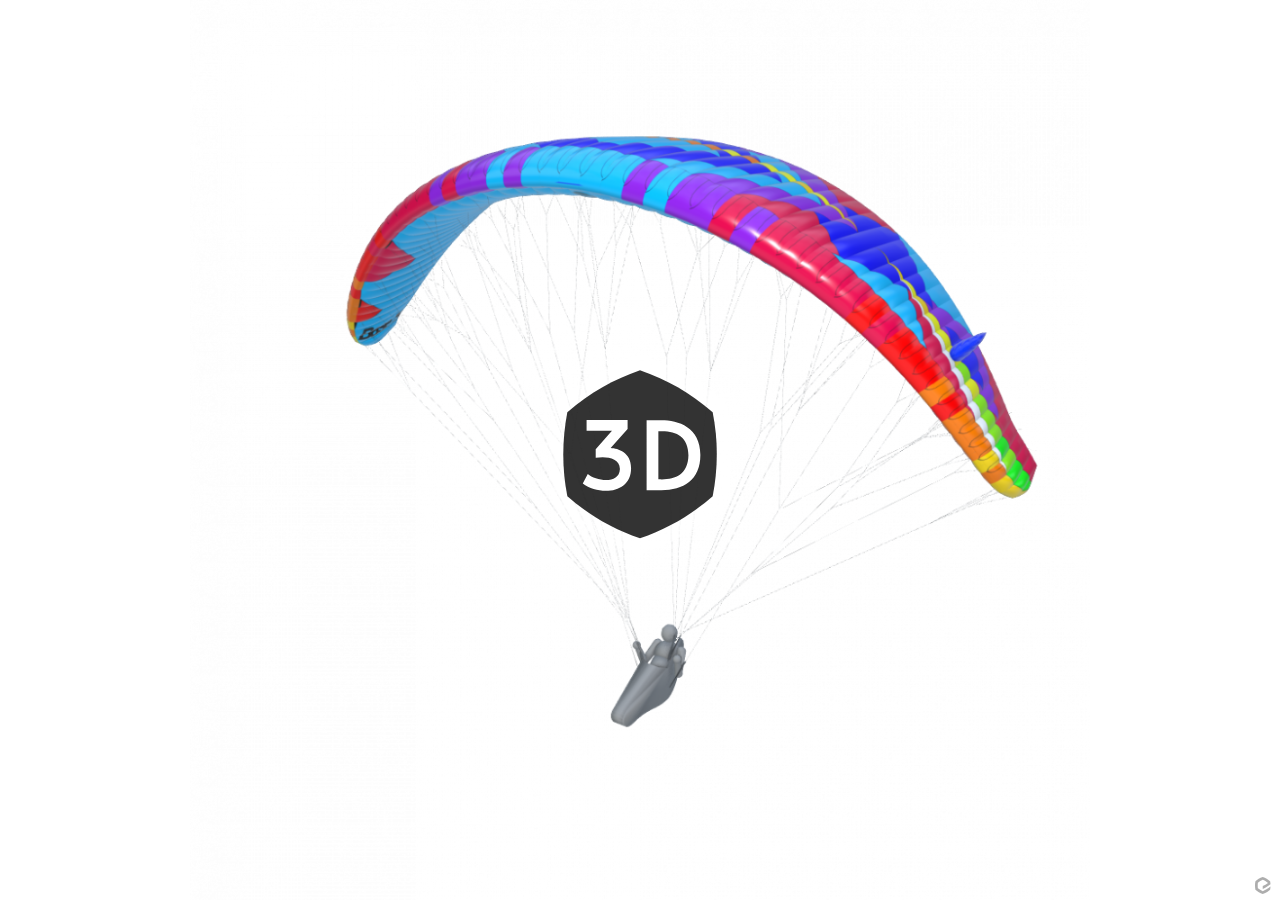
<file: bgd-example/Base 3 _ Paraglider_files/4YY2HTZQCV.html>
<!DOCTYPE html>
<!-- saved from url=(0039)https://emersya.com/showcase/4YY2HTZQCV -->
<html style="overflow:hidden; height:1px; min-height:100%; width : 1px; min-width:100%;"><head><meta http-equiv="Content-Type" content="text/html; charset=UTF-8">
		
<meta name="viewport" content="initial-scale=1.0">



<title>Base3V4S_rev7_3d (5) | Interactive 3D view</title>

<meta name="description" content="Bruce Goldsmith Design - Base3V4S_rev7_3d (5)">

<link rel="icon" type="image/png" href="https://emersya.com/bundles/EmersyaWebsitePro/images/icons/favicon/favicon.png">

<!-- Schema.org markup for Google+ -->
<!--<meta itemprop="name" content="Base3V4S_rev7_3d (5) | Interactive 3D view"/>
<meta itemprop="description" content="Bruce Goldsmith Design - Base3V4S_rev7_3d (5)"/>
<meta itemprop="image" content="https://cdn.emersya.com/cl/BRUVOC8JHY/v/TN8WN5O3OG/preview.png?date=1731078227"/>-->

<!-- INSERT SEO META TAGS -->
<!-- Common Meta data -->
<meta property="og:title" content="Base3V4S_rev7_3d (5) | Interactive 3D view">
<meta property="og:url" content="https://emersya.com/showcase/4YY2HTZQCV">
<meta property="og:description" content="Bruce Goldsmith Design - Base3V4S_rev7_3d (5)">
<meta property="og:image" content="https://cdn.emersya.com/cl/BRUVOC8JHY/v/TN8WN5O3OG/preview.png?date=1731078227">
<meta property="og:image:secure_url" content="https://cdn.emersya.com/cl/BRUVOC8JHY/v/TN8WN5O3OG/preview.png?date=1731078227">
<meta property="og:image:type" content="image/png">
<meta property="og:image:width" content="1024">
<meta property="og:image:height" content="536">
<meta property="og:image:alt" content="3D viewer screenshot">
<meta property="og:site_name" content="emersya">
<meta property="og:type" content="website">
<meta property="article:published_time" content="2024/10/11">
<meta property="article:author" content="Emersya">

<!-- Twitter-specific Meta data -->
<meta name="twitter:card" content="summary_large_image">
<meta name="twitter:site" content="@Emersya">
<meta name="twitter:image:alt" content="3D viewer screenshot">
<meta name="twitter:creator" content="">

<!-- Facebook-specific Meta data -->
<!-- fb app is disabled
<meta property="fb:app_id"              content="845270389198203" />
-->
<!-- INSERT TAG CSS -->
<link rel="stylesheet" type="text/css" href="./viewer.css">


					<style>* { -khtml-user-select: auto; -webkit-user-select: auto;-moz-user-select:auto;user-select:auto;}</style><style type="text/css">@font-face { font-family:GothamHTF-Book; src: local(GothamHTF-Book),url('https://cdn.emersya.com/cl/BRUVOC8JHY/fonts/GothamHTF-Book') format('opentype');}</style></head>
	<body style="border: 0px; padding: 0px; margin: 0px; height: 1px; min-height: 100%; width: 1px; min-width: 100%; font-family: OpenSans, sans-serif;" id="privateEmersyaViewerContainer" class="pointerClass">

		
	

	<style type="text/css">
		#viewerBackgroundImage {
			width              : 100%;
			height             : 100%;
			position           : absolute;
			top                : 0;
			overflow           : hidden;
			z-index            : 2;
			border             : none;
			margin             : 0;
			padding            : 0;
			opacity            : 1;
		}
		#viewerBackgroundColor {
			background-color   : rgba(255,255,255,1);
			width              : 100%;
			height             : 100%;
			position           : absolute;
			top                : 0;
			overflow           : hidden;
			z-index            : 2;
			border             : none;
			display            : none;
			margin             : 0;
			padding            : 0;
		}
		#viewerPreviewContainer {
			width    : 100%;
			height   : 100%;
			position : absolute;
			top      : 0;
			overflow : hidden;
			z-index  : 2;
			border   : none;
			margin   : 0;
			padding  : 0;
			display  : none;
		}
		#viewerPreviewImage {
			width    : 100%;
			height   : 100%;
			position : absolute;
			top      : 0;
			z-index  : 3;
			opacity  : 1;
		}
	</style>

	<script type="text/javascript">
		var imgCnt = 0;
				window.viewerImagesReady = !imgCnt;

		function onImageLoaded() {
			if (!--imgCnt) {
				if (window.emViewerReady) {
					emViewer.initialize();
				} else {
					window.viewerImagesReady = true;
				}
			}
		};

		window.viewerLang           = "";
		window.viewerDefaultLocale  = "en";
		window.viewerStatCode       = "V8J3PM2SSWDB43LY";
		window.viewerStartingPreset = "";
		window.viewerVersion        = "5.7.0.37";
		window.cookieEnabled        = true;
	</script>

	<div id="viewerBackgroundColor" style="display: block;">
					<img id="viewerBackgroundImage" src="[data-uri]" crossorigin="anonymous" onload="onImageLoaded()" style="width: 635px; height: 635px; margin-top: -63.5px; margin-left: 0px; position: absolute; top: 0px;">
		</div>

	<div id="viewerPreviewContainer" style="display: block;">
						<img id="viewerPreviewImage" src="./preview.png" crossorigin="anonymous" onload="onImageLoaded()" style="width: 508px; height: 508px; margin-top: 0px; margin-left: 63.5px; position: absolute; top: 0px;">
				</div>

	<div style="opacity : 0; position : absolute">
		<div style="font-family : OpenSans">1</div>
	</div>

		
		<!-- INSERT TAG JS -->
<script src="./vendors_viewer_iframe2_5.7.0.37.js" type="text/javascript"></script>
<script src="./emersya_viewer_iframe2_5.7.0.37.js" type="text/javascript"></script>


		<script type="text/javascript">

	stage.stageGlobalEvents.listen(this, "onLoad", function(){

		try{

			
			var settings = {
				ui : {
					backgroundColor             : "#ffffff",
					backgroundImagePath         : "",
					backgroundOpacity           : 1,
					backgroundImageOpacity      : 1,
					fittingMethod               : 1,
					autoStart                   : false,
					playMode                    : "ROTATE",
					autoPlay                    : true,
					stop3DButton                : false,
					displayMain3DButton         : true,
					displayScrollingElement     : false,
					emersyaLogo                 : true,
					defaultLogo                 : 1,
					customerLogoPath            : "",
					logoHorizontalPosition      : 2,
					clickableLogo               : true,
					hideAnnotations             : false,
					hideTriggers                : false,
					hideTriggersDuringAnimation : false,
					hidePreview                 : false,
					startWithFallback           : false,
					mainFont                    : "",
					loader                      : {
						enabled            : true,
						borderRadius       : 10,
						fontSize           : 13,
						displayLogo        : false,
						loaderType         : 0
					},
					presets : {
						display  : false,
						mode     : 0,
						position : 0
					},
					startingTutorial : {
						enabled             : false,
						displayAfterLoading : true,
					},
					handTutorial : {
						enabled : false
					},
					menu                   : {
						enabled               : true,
						opened                : true,
						position              : "left",
						toggleable            : true,
						offset                : 0,
						displayTriggers       : false,
						displayAnnotations    : false,
						displayFullScreen     : true,
						displayZoomIn         : true,
						displayZoomOut        : true,
						displayMove           : true,
						displayRotate         : true,
						displayHelper         : true,
						displayViews          : true,
						displayPlay           : true,
						displayResetAnimation : false
					},
					help                   : {
						enabled                : true,
						touchInteraction       : true,
						mouseMoveInteraction   : true,
						mouseWheelInteraction  : true,
						mouseButtonInteraction : true
					},
					style : {
						backgroundOverColor     : "#00b1abff",
						backgroundNormalColor   : "#000000DD",
						backgroundSelectedColor : "#000000DD",
						foregroundOverColor     : "#ffffffff",
						foregroundNormalColor   : "#ffffffff",
						foregroundSelectedColor : "#00b1abff",
						neutralOverColor        : "#888888ff",
						neutralNormalColor      : "#888888ff",
						neutralSelectedColor    : "#00b1abff",
						borderColor             : "#ffffff30",
						logoNeutralColor        : "#99999966",
						isColorful              : false
					},
					ar : {
						arMainColor                         : "#00b1ab",
						arSecondColor                       : "#ffffff",
						displayAr                           : false,
						displayArShareOnSocialNetworkButton : false,
						displayArDownloadRenderButton       : false,
						displayArAnimationMenu              : false,
						displayArMenu                       : false,
						displayArStartButton                : true,
						arVideoOpacity                      : 0.8,
						arPhotoOpacity                      : 1,
						arEmersyaEnabled                    : true,
						arAutostart                         : false,
						arMoveAroundEnabled                 : false,
						arSimplifiedMode                    : false,
						realTimeRefraction                  : 0,
						arBackgroundLandscapeImageType      : 0,
						arBackgroundLandscapeImagePath      : "",
						arBackgroundPortraitImageType       : 0,
						arBackgroundPortraitImagePath       : "",
						displayPrivacyPolicyMessage         : false,
						enableCustomPrivacyPolicyMessage    : false,
						customEmersyaPrivacyPolicyMessage   : "",
						customWearablePrivacyPolicyMessage  : "",
						customPrivacyPolicyValidationMessage : "",
					},
					annotations : {
						mode             : "ONEBYONE",
						heightCase       : "AUTO",
						hiddenPinOpacity : 0.35,
						openingEventType : 0,
						moveOnClick      : false,
						descriptionFont  : "",
						titleFont        : ""
					},
					configurator : {
						enabled : 0
					},
					fallback : {
						type                 : 1,
						position             : "top",
						alignment            : "center",
						useDynamicThumbnails : false
					},
					viewerSettingsFonts : stage.json.parse("[{&quot;id&quot;:34,&quot;name&quot;:&quot;GothamHTF-Book&quot;,&quot;local&quot;:&quot;GothamHTF-Book&quot;,&quot;font_file_id&quot;:34,&quot;font_file&quot;:{&quot;path&quot;:&quot;BRUVOC8JHY\/fonts\/GothamHTF-Book&quot;,&quot;format&quot;:&quot;opentype&quot;}}]".replace(/&quot;/g, "\"")),
					fontsPath           : "https://cdn.emersya.com/cl/"
				},
				data : {
					serverURL                 : "https://emersya.com",
					saveRequestsServerURL     : "",
					preloadFiles              : false,
					modelsPath                : "https://cdn.emersya.com/cl/BRUVOC8JHY/m/",
					dataPath                  : "https://cdn.emersya.com/cl/",
					loadingDate               : 1731079065,
					projectGraphPath          : "https://cdn.emersya.com/cl/BRUVOC8JHY/p/1GDCZLICBQ/1GDCZLICBQ.bin?date=1731079065",
					projectDefaultPath        : "https://cdn.emersya.com/cl/BRUVOC8JHY/p/1GDCZLICBQ/1GDCZLICBQ_D?date=1731079065",
					projectConfigurationPath  : "",
					projectJsonPath           : "",
					watchPath                 : "",
					modularConfiguratorPath   : "",
										wearableARPath            : "",
					plannerPath               : "",
					arVFOV                    : "62.7",
					arHFOV                    : "48",
					OS                        : "unknown",
					sceneryPath               : "https://cdn.emersya.com/cl/BRUVOC8JHY/s/50LCOO3L24/50LCOO3L24.bin?date=1610025118",
					animationsPath            : "",
					viewerFallbackPath        : "",
					fallbackPath              : "",
					configuratorPath          : "",
					fallbackOnly              : false,
					statisticCode             : "V8J3PM2SSWDB43LY",
					presetsPath               : "https://cdn.emersya.com/cl/BRUVOC8JHY/p/1GDCZLICBQ/presets/default.bin?date=1731078227",
					annotationsPath           : "",
					translationsPaths         : [],
					translated                : false,
					startingPreset            : "",
					routing                   : "4YY2HTZQCV",
					isReplay                  : "",
					replayLink                : "",
					configurationCode         : "",
					configurationMetadataPath : "",
					routeViewerVersionNumber  : 1,
					routeProjectVersionNumber : 1,
					viewerVersionNumber       : 1,
					viewerPublished           : false,
					projectVersionNumber      : 1,
					loadedFromConfiguration   : false,
					featuresLevel             : 2,
					arRouting                 : "showcaseAR/",
					viewPointsLibraryFilePath : "",
					viewerSettingsFilePath    : "https://cdn.emersya.com/cl/BRUVOC8JHY/vs/CN6LVVQADA/CN6LVVQADA.json?date=2019-09-16 07:10:23",
					companyName               : "Bruce Goldsmith Design",
					genericConfigurator       : null
				},
				camera : {
					position      : [7.4899172782898,6.1923770904541,10.11506652832],
					target        : [0,0.4239239692688,-1.3165889978409],
					up            : [0,1,0],
					adaptativeFov : true,
					offset : {
						x : 0,
						y : 0
					},
					dynamicClippingPlanes : true,
					staticViewpoint       : true,
					planes : {
						near : 0.1,
						far  : 100,
					},
					autoRotateSpeed   : 25,
					clockwise         : true,
					accelerationMode  : 2,
					moveOnDoubleClick : true
				},
				peripherals : {
					listeningTo :{
						keyboard     : true,
						mouseButtons : true,
						mouseMove    : true,
						mouseWheel   : true,
						touch        : true
					},
					wheelOnCtrl : true
				},
				fallback : {
					type                    : 0,
					imageFormat             : "jpg",
					displayMessage          : true,
					verticalDivisor         : 3,
					horizontalDivisor       : 12,
					horizontalLineStart     : 1,
					verticalColumnStart     : 0
				},
				rendering : {
					renderSSAO                 : true,
					filterSSAO                 : true,
					depthAndNormalsReduction   : 1,
					ssaoReduction              : 1,
					ssaoIterations             : 8,
					ssaoIntensity              : 0.5,
					ssaoRadius           	   : 0.3,
					ssaoThickness          	   : 0.05,
					ssaoIntensity2             : 0.5,
					ssaoRadius2           	   : 1,
					ssaoThickness2         	   : 1.5,
					ssaoEmissiveThreshold      : 0,
					ssaoOpacityThreshold       : 1,
					ssaoNormalDisplacement     : false,
					graininess                 : 0,
					grainOnStopMode            : 1,
					screenSpaceReflectDistance : 0,
					screenSpaceRefractDistance : 0,
					minimumQuality             : 1,
					targetFramerate            : 15,
					furQualityHD               : 2,
					noMaterialTransitions      : true
				},
				i18n : {
					lang : ""
				}
			};

			
			
			emViewer = new stage.emersya.viewer.core($$stage( 'body' ).selector[0], settings);
		}catch(e){
			console.error(e);
		}

	});

</script>

					


<div style="position:absolute;top:0;left:0;width:100%; height : 100%;"><div class="viewerUiCoreContainer"><div id="mainLogoContainer" title="Powered by Emersya" style="left: unset; right: 8px; height: 18px; cursor: pointer; width: 17px;"><div id="emersyaIcon" class="emersyaLogo"><svg width="100%" height="100%" viewBox="0 0 1000 1000"><path transform="translate(-48.729 -134.41)" d="m 505.4 134.41c-180.15 62.67-314.43 147.97-432.08 250.01-33.046 169.65-32.523 337.73-0.023 500 121.04 107.01 269.77 195.08 432.1 249.98 206.24-70.1 347.36-176.08 432.11-249.98 13.17-64.96 20.48-131.81 23.38-191.63-155.02 124.47-318.16 215.34-455.49 275.34-102.21-46.71-198.92-103.49-288.43-166.83-10.822-112.23-9.9809-224.34 0-333.69 91.743-65.224 188.88-120.87 288.43-166.89 90.698 40.967 214.12 110.22 308.04 181.63-97.168 68.879-202 128.65-308.04 174.98-2.5818 61.538-2.5818 122.41 0 179.92 170.17-76.14 316.14-164.66 454.74-274.82-3.36-60.64-11.52-123.52-22.6-178.01-127.11-110.19-260.9-190.36-432.14-250.01z" fill="#999999" fill-opacity="0.8"></path></svg></div></div><div class="centerStart3DButton" style="display: block;"><div class="start3DButton" id="svgThreeDButton"><svg width="100%" height="100%" viewBox="0 0 1000 1067.70"><path d="m 500.00553,115.07312 c -138.14,48.6777 -256.27973,114.04312 -377.8782,218.66162 -27.818653,145.91785 -28.456655,291.8012 0.0125,437.32646 C 238.30628,871.39264 356.98476,939.97202 500.02595,989.774 645.26174,941.07032 778.07767,859.26957 877.92093,771.13403 905.98065,626.09846 907.16301,479.76535 877.94372,333.81084 759.52691,230.77902 639.02992,163.67571 500.00553,115.07312 z" fill="#ffffff" fill-opacity="0.5"></path><path d="m 499.97967,186.68633 c -115.50182,40.70015 -214.281,95.35317 -315.95202,182.82631 -23.25985,122.00415 -23.79333,243.97944 0.01,365.65531 97.1293,83.88866 196.3589,141.22894 315.95873,182.86918 C 621.43117,877.31528 732.48144,808.92034 815.96254,735.22889 839.42388,613.96244 840.41248,491.61108 815.98164,369.57626 716.97111,283.42978 616.22096,227.32368 499.97967,186.68633 z" fill="#000000" fill-opacity="0.8"></path><path d="m 267.75,403.40348 0,46.27164 110.40625,0 -70.75,80.88751 0.0312,36.84375 -0.0312,0.0937 0,0.0937 c 38.99724,-6.53364 104.47285,-3.57309 105.25,48.625 -2.5699,69.0295 -104.21608,52.29763 -139.71875,21.96875 l -21.78125,41.375 c 72.76674,54.04034 210.59667,44.40169 210.03125,-66.3874 0,-69.74333 -55.92243,-85.93557 -88.8125,-87.95635 l 0,-0.0312 73.6875,-82.37501 0,-39.40909 z m 260.9375,1.50287 0,304.125 64,0 C 688.17688,709.00585 762.5,664.76168 762.5,555.875 762.5,434.32703 666.06955,404.94477 592.6875,404.90625 z m 51.21875,47.375 0.0312,0 c 72.84836,-4.3683 129.63881,19.26021 130.65625,104.6875 -2.0558,90.56186 -64.56714,107.71707 -130.7187,104.21875 l -0.0312,0 c -0.0788,-69.8685 0.0625,-139.32779 0.0625,-208.90625 z" fill="#ffffff" fill-opacity="1"></path></svg></div></div><div class="viewerUiCoreSquareCutoutContainer" style="display: none; width: 100%; height: 100%; position: absolute; z-index: 3; pointer-events: none;"><div class="viewerUiCoreTopSquareCutout" style="width: 100%; height: 0px;"></div><div class="viewerUiCoreLeftSquareCutout" style="width: 0px; height: 100%; display: inline-block;"></div><div class="viewerUiCoreSquareCutout" style="width: 50%; height: 50%; display: inline-block;"></div><div class="viewerUiCoreRightSquareCutout" style="width: 0px; height: 100%; display: inline-block;"></div><div class="viewerUiCoreBottomSquareCutout" style="width: 100%; height: 0px; position: absolute; bottom: 0px;"></div></div><div class="wheelOnCtrlGlobalContainer"><div class="wheelOnCtrlMainContainer"><span class="wheelOnCtrlFirstContainer">Use</span><span class="wheelOnCtrlSecondContainer">CTRL + </span><span class="wheelOnCtrlIconContainer"><svg width="100%" height="100%" viewBox="0 0 64 64"><path d="m 26.738092,1.3128826 c -0.137846,1.4250219 -0.244677,2.9235918 -0.299816,4.4066127 -0.01723,0.5261598 -0.05169,1.7001634 -0.05169,2.0885457 l 0,0.2524485 0,0.045834 0,0.6655915 c 0.03446,2.540027 0.180923,4.774087 0.458339,7.252532 0.03446,0.334587 0.06892,0.617483 0.06892,0.619671 0,0.0069 0.398031,0.06289 0.735755,0.114757 0.70474,0.108382 1.35951,0.174841 2.179697,0.229514 0.137846,0.01034 0.589293,0.01551 1.032125,0.02292 l 0,0.02292 0,5.921383 c -5.930843,0.0174 -11.890978,0.162142 -17.785636,0.481963 0.256739,-6.213221 0.765048,-12.593271 1.490464,-18.3379002 0.103385,-0.8340915 0.194709,-1.7366652 0.230893,-2.0196984 0.03446,-0.2830159 0.120616,-0.5174582 0.155077,-0.5278657 0.244678,-0.078228 3.440992,-0.5524368 5.048626,-0.7344285 2.219328,-0.2510701 4.473117,-0.4061128 6.725183,-0.5049315 z" fill="#ffffff" fill-opacity="1"></path><path d="m 37.24716,1.5215821 c 0.137846,1.4250219 0.244677,2.9235746 0.299816,4.4066127 0.01723,0.5261598 0.03446,1.7001634 0.03446,2.0885457 l 0,0.2524485 0,0.045834 0,0.6655915 c -0.03446,2.5400275 -0.180923,4.7740875 -0.458339,7.2525315 -0.03446,0.334571 -0.06892,0.617483 -0.06892,0.619671 0,0.0069 -0.396309,0.06289 -0.734032,0.114758 -0.70474,0.108381 -1.359511,0.174841 -2.179697,0.229514 -0.137847,0.01034 -0.591017,0.01551 -1.033848,0.02292 l 0,0.02292 0,5.921383 c 5.932565,0.0174 11.892701,0.162142 17.787359,0.481963 C 50.637218,17.433048 50.128909,11.052998 49.403492,5.3083683 49.300107,4.4742768 49.208784,3.5717031 49.172599,3.2886699 49.138138,3.005654 49.051984,2.7712117 49.017522,2.7608042 48.772845,2.6825764 45.57653,2.2083674 43.968896,2.0263757 41.749569,1.7753056 39.49578,1.6202629 37.243714,1.5214442 z" fill="#ffffff" fill-opacity="1"></path><path d="M 31.867703,-1.2193954e-4 C 30.937239,0.00849346 30.015391,0.07896745 29.103882,0.21140341 c -0.155077,0.0239508 -0.789171,0.1285418 -0.792617,0.13216027 0,0.0103385 -0.172308,1.50909102 -0.225724,2.12852122 -0.137846,1.6029024 -0.236062,3.5528091 -0.237785,4.9180747 l 0,0.3833853 0,0.039631 0,0.7006906 c 0.01723,2.0574956 0.155077,4.1218836 0.396309,6.2269026 0.03446,0.27733 0.06892,0.499676 0.06892,0.502381 0,0.0069 0.387693,0.07599 0.673724,0.119065 0.77194,0.115791 1.45428,0.185369 2.339944,0.224741 0.2688,0.01206 1.681726,-0.0086 1.957419,-0.02636 0.715078,-0.04756 1.288864,-0.104074 1.904004,-0.198292 0.294646,-0.04514 0.634093,-0.112689 0.634093,-0.118892 0,-0.0017 0.03446,-0.237544 0.06892,-0.528831 0.242954,-2.157727 0.367016,-4.108117 0.398031,-6.3194318 l 0,-0.5817119 0,-0.039631 0,-0.2115426 c 0,-0.33812 -0.01723,-1.366351 -0.03446,-1.824432 C 36.202973,4.1310564 36.080634,2.4788394 35.911772,0.99163145 35.894542,0.7801061 35.86008,0.5478004 35.86008,0.47601687 c 0,-0.0716801 -0.03446,-0.12957565 -0.03446,-0.13216027 C 35.773926,0.32404118 35.041617,0.20497632 34.674601,0.15878053 33.754476,0.04316184 32.813674,-0.00835826 31.884934,8.4830112e-5 z" fill="#00b1ab" fill-opacity="1"></path><path d="m 30.363454,24.947212 c -5.855028,0.03033 -11.689378,0.20303 -17.489266,0.504914 -0.08615,2.227305 -0.172309,4.383189 -0.172309,6.219734 l 0,1.514777 0,0.137675 0,2.777071 c 0.103385,8.113227 0.697848,16.256988 1.797173,24.557635 0.155078,1.093553 0.311878,1.963123 0.311878,1.973788 0.03446,0.02826 1.776496,0.289478 3.089483,0.459029 3.537484,0.456565 6.659706,0.739805 10.710668,0.895089 1.226833,0.04704 7.698723,-0.04256 8.960018,-0.114758 3.27213,-0.187695 5.910166,-0.408525 8.72051,-0.780331 1.347449,-0.178184 2.899944,-0.434544 2.899944,-0.459029 0,-0.0069 0.155077,-0.93994 0.310155,-2.088545 1.109663,-8.508502 1.662772,-16.204986 1.797172,-24.924841 l 0,-2.295108 0,-0.137675 0,-0.849185 c 0,-1.29269 -0.120615,-5.074541 -0.191261,-6.95418 -6.902661,-0.333589 -13.850121,-0.471797 -20.749335,-0.43606 z" fill="#ffffff" fill-opacity="1"></path></svg></span><span class="wheelOnCtrlLastContainer">to zoom-in</span></div></div><div class="loaderWideContainer" style="display: none;"><div class="loaderHackCenterContainer" style="margin-left: 202.5px;"><div class="emersya-loader" style="background-color: rgba(0, 0, 0, 0.867); border-radius: 10px; min-height: 25px;"><div class="loading" style="height: 25px;"><div class="loadingTextContainer" style="font-size: 13px;"><div class="loadingText" style="color: rgb(255, 255, 255);">Loading 3D</div><div class="loadingPercent" style="color: rgb(255, 255, 255);">0%</div></div><div class="progressBarContainer" style="margin-top: 22px; background-color: rgba(0, 177, 171, 0.2);"><div class="progressBarLoading" style="background-color: rgb(0, 177, 171);"></div></div></div><div class="poweredByEmersyaTextContainer"></div></div></div></div><div class="menuGlobalContainerLeft" style="display: none;"><div class="mainContainerMenu mainContainerMenuLeft" style="margin-left: 0px; top: 0px;"><div class="backgroundContainer"><div class="closeHandle" id="closeHandleContainer"><div class="small" id="svgCloseHandleMenu"><svg width="100%" height="100%" viewBox="0 0 1000 1000"><path d="M 500.21875 0 C 400.94875 38.99 305.27 87.06875 214.75 143.46875 C 139.3 190.48875 67.43 243.2775 0 301.1875 C 167.29 291.2875 334.88875 286.4 502.46875 286.5 C 668.41875 286.6 834.35 291.475 1000 301.375 C 932.69 243.515 860.98875 190.82375 785.71875 143.84375 C 695.18875 87.34375 599.48875 39.14 500.21875 0 z " fill="#000000" fill-opacity="0.8666666666666667"></path></svg></div></div><div class="startBackground" style="background-color: rgb(255, 255, 255); opacity: 0.188235;"></div><div class="middleBackground" style="background-color: rgb(255, 255, 255); opacity: 0.188235; top: 70px; height: 438px;"></div><div class="endBackground" style="background-color: rgb(255, 255, 255); opacity: 0.188235;"></div><div class="openHandle" id="openHandleContainer"><div class="small" id="svgOpenHandleMenu"><svg width="100%" height="100%" viewBox="0 0 1000 1000"><path d="M 502.46,14.9 C 668.41,14.8 834.35,9.9 1000,0 932.69,57.86 860.98,110.56 785.71,157.54 695.18,214.04 599.49,262.25 500.22,301.39 400.95,262.4 305.26,214.31 214.74,157.91 139.29,110.89 67.430001,58.11 1.0217e-6,0.2 167.29,10.1 334.88,15 502.46,14.9" fill="#000000" fill-opacity="0.8666666666666667"></path></svg></div></div></div><ul class="iconsContainer" style="height: 482px;"><li class="big" id="svgPlayIcon"><svg width="100%" height="100%" viewBox="0 0 1000 955"><path d="M 154.34311,0.01740534 C 106.62311,6.7894052 42.303108,17.789801 40.963108,19.129801 c -0.68886,0.68886 -10.896,61.616 -15.068,89.693999 -11.068,74.494 -18.9740004,151.93 -24.3970004,243.26 -2.5763,43.77 -2.5901,204.9 0,248.99 5.4834,93.251 13.1500004,169.3 25.1140004,249.71 6.1722,41.458 13.715,83.504 15.07,84.673 0.59702,0.5051 13.775,3.0884 29.421,5.7405 27.952004,4.7394 55.658822,10.07992 83.284822,13.88272 322.12999,0 379.44658,0 680.22658,0 34.422,-4.5901 68.38759,-9.99732 102.58659,-16.04512 l 20.092,-3.589 5.0218,-27.268 c 28.393,-159.89 41.766,-349.65 35.881,-510.19 -4.5741,-124.81 -15.052,-225.12 -35.162,-345.149999 -3.0493,-18.181 -5.5109,-33.518 -5.7405,-33.724 -0.6429,-0.73478 -52.053,-9.6922996 -83.238,-14.3509991 C 860.7304,2.7652019 848.233,1.7743443 835,0.00394131 c -289.14,0 -363.1496,0.01147196 -680.65959,0.01147196 z" fill="#ffffff" fill-opacity="0.18823529411764706"></path><path d="m 80.042678,898.1113 c 0,0 396.779642,85.25416 839.999982,10e-6 0,0 85.25424,-396.77969 0,-840.000001 0,0 -396.77971,-85.254202 -839.999997,-10e-6 0,0 -85.2541838,396.779681 1.5e-5,840.000001 z" fill="#000000" fill-opacity="0.8666666666666667"></path><path d="m 329.42368,709.61394 c 0,0 206.80503,-62.2762 390,-209.82761 0,0 -161.34214,-136.24207 -390,-210.26091 0,0 -45.71787,198.47347 0,420.08852 z" fill="#ffffff" fill-opacity="1"></path></svg></li><li class="small" id="svgZoomInIcon"><svg width="100%" height="100%" viewBox="0 0 1000 1000"><path d="m 919.98976,61.665394 c 0,0 -396.7797,-85.2542 -840.000007,0 0,0 -82.8396251,284.501376 -79.38782492,839.999966 0,0 539.99995192,0 1000.00047192,0 0,0 5.5515,-381.38787 -80.61264,-839.999966 z" fill="#000000" fill-opacity="0.8666666666666667"></path><path d="M 496.875 233.9375 C 474.2134 233.91747 460.76724 235.05378 445.53125 238.28125 C 441.93249 239.04297 438.87556 239.7777 438.75 239.90625 C 438.33237 240.32598 435.19048 252.6955 433.25 261.59375 C 427.16427 289.45589 422.57223 320.70341 419.25 356.90625 C 418.21413 368.19997 417.39696 380.05958 416.71875 392.25 C 404.27512 393.02896 392.1875 393.94597 380.71875 395.09375 C 342.11533 398.95708 303.11345 405.8209 280.90625 412.625 L 276.71875 413.90625 L 275.46875 419.78125 C 273.41228 429.55393 272.36192 437.96872 271.15625 454.21875 C 270.65372 461.01388 271.38647 493.43084 272.21875 501.34375 C 273.23308 510.95171 276.14849 526.24178 277.15625 527.21875 C 278.05429 528.09168 287.41798 530.7655 299.15625 533.5 C 331.69402 541.07941 368.11632 545.94683 417.40625 549.25 C 418.15052 560.65239 419.03673 571.74971 420.09375 582.3125 C 423.95618 620.9189 430.78905 659.9172 437.59375 682.125 L 438.90625 686.34375 L 444.75 687.5625 C 454.52507 689.62047 462.97142 690.70148 479.21875 691.90625 C 486.01389 692.41028 518.39929 691.67872 526.3125 690.84375 C 535.92135 689.83031 551.24238 686.91341 552.21875 685.90625 C 553.09168 685.00701 555.7682 675.64453 558.5 663.90625 C 565.8806 632.23081 570.70242 596.85694 574 549.53125 C 594.98969 548.19855 609.49565 546.974 627.1875 545.03125 C 659.16917 541.51949 693.37399 535.61632 715.59375 529.8125 L 723.28125 527.8125 L 724.40625 523 C 727.81637 508.41423 729.0921 494.57024 729.125 471.90625 C 729.14383 449.24075 728.00902 435.76843 724.78125 420.53125 C 724.02102 416.93338 723.28181 413.87855 723.15625 413.75 C 722.73563 413.32968 710.36491 410.19258 701.46875 408.25 C 673.60063 402.16577 642.3591 397.57074 606.15625 394.25 C 596.07705 393.32548 585.52748 392.5771 574.71875 391.9375 C 573.31687 369.41071 572.05697 354.32871 570.03125 335.875 C 566.5174 303.89333 560.61541 269.65696 554.8125 247.4375 L 552.8125 239.78125 L 547.96875 238.625 C 533.38298 235.21727 519.54079 233.9704 496.875 233.9375 z " fill="#ffffff" fill-opacity="1"></path></svg></li><li class="small" id="svgZoomOutIcon"><svg width="100%" height="100%" viewBox="0 0 1000 1000"><path d="m 80.612123,866.41996 c 0,0 396.779697,85.2542 839.999997,0 0,0 82.83978,-284.50138 79.38788,-839.999977 0,0 -540,0 -1000,0 0,0 -5.5515072,381.387877 80.612123,839.999977 z" fill="#000000" fill-opacity="0.8666666666666667"></path><path d="m 498.25,383.28125 c -25.57891,-3.7e-4 -51.2573,0.2518 -60.3125,0.75 -59.99329,3.28576 -101.88185,8.40459 -138.78125,17 -11.73827,2.7345 -21.10196,5.40832 -22,6.28125 -1.00776,0.97697 -3.92317,16.26704 -4.9375,25.875 -0.83228,7.91291 -1.56503,40.32987 -1.0625,47.125 1.20567,16.25003 2.25603,24.66482 4.3125,34.4375 l 1.25,5.875 4.1875,1.28125 c 22.2072,6.8041 61.20908,13.66792 99.8125,17.53125 68.06194,6.81157 156.72086,7.11556 225.4375,0.8125 36.20285,-3.32074 67.44438,-7.88452 95.3125,-13.96875 8.89616,-1.94258 21.26688,-5.07968 21.6875,-5.5 0.12556,-0.12855 0.86477,-3.18338 1.625,-6.78125 3.22777,-15.23718 4.36258,-28.7095 4.34375,-51.375 -0.0329,-22.66399 -1.30863,-36.50798 -4.71875,-51.09375 l -1.125,-4.8125 -7.6875,-2 C 693.37399,398.91493 659.16917,393.01176 627.1875,389.5 c -21.93725,-2.40894 -38.39537,-3.69299 -69.25,-5.46875 -8.6277,-0.49671 -34.10859,-0.74963 -59.6875,-0.75 z" fill="#ffffff" fill-opacity="1"></path></svg></li><li class="small" id="svgMoveIcon"><svg width="100%" height="100%" viewBox="0 0 1000 1000"><path d="m 919.98976,61.665394 c 0,0 -396.7797,-85.2542 -840.000007,0 0,0 -82.8396251,284.501376 -79.38782492,839.999966 0,0 539.99995192,0 1000.00047192,0 0,0 5.5515,-381.38787 -80.61264,-839.999966 z" fill="#000000" fill-opacity="0.8666666666666667"></path><path d="M 500.84375 105.8125 C 428.37166 200.40575 397.78125 307.1875 397.78125 307.1875 C 506.6308 330.79406 604.125 307.1875 604.125 307.1875 C 567.76954 189.11936 500.84375 105.8125 500.84375 105.8125 z M 344.4375 359.0625 C 226.36935 395.41796 143.0625 462.34375 143.0625 462.34375 C 237.65575 534.81584 344.4375 565.40625 344.4375 565.40625 C 368.04406 456.5567 344.4375 359.0625 344.4375 359.0625 z M 656.75 359.21875 C 656.75 359.21875 633.14344 456.6817 656.75 565.53125 C 656.75 565.53125 763.53175 534.94084 858.125 462.46875 C 858.125 462.46875 774.81815 395.57421 656.75 359.21875 z M 502.0625 374.25 C 477.49992 374.1339 449.1192 375.90126 419.6875 381.5625 C 419.6875 381.5625 403.21845 458.22428 419.6875 543.84375 C 419.6875 543.84375 496.34927 560.313 581.96875 543.84375 C 581.96875 543.84375 598.43752 467.18195 581.96875 381.5625 C 581.96875 381.5625 548.95469 374.47164 502.0625 374.25 z M 496.59375 608.8125 C 466.75898 608.98543 432.85972 611.70492 397.78125 619.3125 C 397.78125 619.3125 428.37166 726.09425 500.84375 820.6875 C 500.84375 820.6875 567.76954 737.38064 604.125 619.3125 C 604.125 619.3125 562.1264 609.1302 502.5 608.8125 C 500.54795 608.8021 498.58273 608.80097 496.59375 608.8125 z " fill="#ffffff" fill-opacity="1"></path></svg></li><li class="small" id="svgRotateIcon"><svg width="100%" height="100%" viewBox="0 0 1000 1000"><path d="m 80.612123,866.41996 c 0,0 396.779697,85.2542 839.999997,0 0,0 82.83978,-284.50138 79.38788,-839.999977 0,0 -540,0 -1000,0 0,0 -5.5515072,381.387877 80.612123,839.999977 z" fill="#000000" fill-opacity="0.8666666666666667"></path><path d="m 498.41334,179.4755 c -2.64896,0.0222 -5.29736,0.10079 -7.94309,0.2427 -21.16581,1.16239 -42.61372,5.18112 -64.20666,10.96588 -68.27674,18.2952 -124.6502,60.04573 -161.90676,114.15987 -23.3927,-12.68177 -44.5254,-23.3218 -44.5254,-23.3218 0,0 -12.7782,68.80372 -14.9595,103.54702 -2.1869,34.74223 1.9417,104.91499 1.9417,104.91499 0,0 66.148,-23.2983 97.30285,-38.83289 31.15733,-15.5267 89.71282,-54.12334 89.71282,-54.12334 0,0 -18.92733,-16.15634 -40.35531,-33.27272 23.28618,-33.35429 57.48997,-59.50002 99.84025,-70.84797 50.73851,-13.59152 101.86412,-3.50374 142.75499,22.81433 4.90626,2.87887 8.92682,6.69439 13.50326,10.12744 19.78993,-12.86438 30.76254,-22.39579 43.9297,-35.47913 23.82033,-23.83386 29.56864,-44.76275 29.56595,-44.76815 -1.8652,-1.32454 -3.4497,-2.90096 -5.05269,-4.23632 -46.62427,-38.30663 -104.60021,-59.97394 -166.42982,-61.64721 -4.35212,-0.16894 -8.75736,-0.27966 -13.17229,-0.2427 z m 294.75487,262.71774 c 0,0 -66.14803,23.29829 -97.30287,38.83288 -31.15703,15.52673 -89.7128,54.1454 -89.7128,54.1454 0,0 19.07202,16.26237 40.59802,33.44925 -23.27813,33.25236 -57.42727,59.30466 -99.6858,70.62731 -50.7385,13.59425 -101.86412,3.50376 -142.75499,-22.81433 -4.97384,-3.13023 -9.46021,-6.65613 -14.36375,-10.10536 -19.7926,12.86438 -30.76797,22.3931 -43.92971,35.47913 -23.82304,23.83657 -28.73025,44.76545 -28.7275,44.76815 1.86518,1.32457 3.47174,2.90096 5.07476,4.23631 46.62155,38.30662 104.57814,59.97396 166.40775,61.64721 27.84806,0.75691 56.53597,-3.24561 85.32203,-10.96588 68.20458,-18.27321 124.56079,-59.95486 161.81841,-113.98335 23.28089,12.61502 44.23861,23.16735 44.23861,23.16735 0,0 12.79767,-68.80289 14.98155,-103.54702 2.18416,-34.73871 -1.96371,-104.93705 -1.96371,-104.93705 z" fill="#00b1ab" fill-opacity="1"></path></svg></li><li class="small subMenu" id="svgEyeIcon"><div id="svgEyeIconSubContainer" style="width: 210px; display: none; position: absolute; left: 33px;"><div class="small" id="svgItemAngle1" style="display: inline-block; margin-right: -5px; margin-left: 10px;"><svg width="100%" height="100%" viewBox="0 0 1100 1100"><path d="m 46.009539,1053.6689 c 0,0 475.935331,102.2617 1007.576261,0 0,0 102.2619,-475.93551 0,-1007.576244 0,0 -475.93552,-102.262032 -1007.576261,-10e-6 0,0 -102.262031,475.935404 0,1007.576254 z" fill="#ffffff" fill-opacity="0.18823529411764706"></path><path d="m 127.68301,973.19081 c 0,0 399.78567,85.89989 846.364,0 0,0 85.90009,-399.78577 0,-846.36398 0,0 -399.78579,-85.90011 -846.364,-1e-5 0,0 -85.900099,399.78574 0,846.36399 z" fill="#000000" fill-opacity="0.8666666666666667"></path><path d="m 645.95777,225.2839 c -61.8904,0.0811 -123.7169,5.70913 -184.6031,16.80623 a 21.677481,21.687806 0 0 0 -4.875,1.17526 l -197.87708,73.01309 a 21.677481,21.687806 0 0 0 -13.83206,16.45367 c -15.05854,82.57211 -22.61294,166.4468 -22.58344,250.38933 0,83.68485 7.58589,167.4123 22.58344,249.7429 a 21.677481,21.687806 0 0 0 17.44416,17.42329 c 82.32868,15.06027 166.01608,22.61136 249.71048,22.50625 83.7115,-0.1053 167.314,-7.84943 249.6224,-23.12331 a 21.677481,21.687806 0 0 0 17.4442,-17.45262 c 0.043,-0.23853 0.045,-0.46644 0.088,-0.70516 l 69.5419,-196.53296 a 21.677481,21.687806 0 0 0 0.8516,-3.37888 l 0.1175,0.0293 c 11.3818,-61.45513 17.1799,-123.89948 17.1799,-186.39638 0,-62.33129 -5.7299,-124.66427 -17.0625,-185.95568 a 21.677481,21.687806 0 0 0 -17.4441,-17.45257 c -61.4162,-11.12467 -123.8892,-16.6236 -186.306,-16.5418 z m 0.088,43.36713 c 46.038,-0.0603 92.0471,3.2702 137.6447,9.63714 l -33.8605,35.46349 c -78.6895,-13.87683 -158.5565,-20.86143 -238.4628,-20.86088 -10.1176,9e-5 -20.2201,0.0997 -30.3365,0.3232 0.5654,-3.62714 1.1566,-7.25094 1.762,-10.87116 53.9072,-9.03756 108.6,-13.62019 163.2531,-13.69179 z m 167.6875,40.98722 c 6.3324,44.90635 9.6869,90.25567 9.6912,135.59575 0,54.78532 -4.6863,109.58001 -13.832,163.59631 -2.9511,0.45453 -5.8976,0.90946 -8.8396,1.38093 0.1821,-9.44649 0.6263,-18.93409 0.6167,-28.38255 -0.083,-79.63082 -7.0124,-159.14706 -20.7039,-237.57899 l 33.0676,-34.61145 z m -302.3661,26.61968 c 76.1348,-5.5e-4 152.2858,6.52779 227.3032,19.53871 12.7848,74.64416 19.2755,150.42033 19.353,226.14958 0,11.4244 -0.4546,22.80808 -0.7341,34.22947 -37.0414,4.24678 -74.2557,6.6991 -111.5372,6.69899 -54.5068,-2.6e-4 -108.9736,-4.87084 -162.7244,-13.92684 -9.0369,-53.82537 -13.7959,-108.34028 -13.832,-162.92054 -0.022,-36.47195 2.0058,-72.97102 6.0203,-109.2405 12.0549,-0.32789 24.0925,-0.52877 36.1512,-0.52887 z m -79.8498,2.40928 c -3.7569,35.65651 -5.6911,71.49332 -5.6679,107.36009 0.038,58.18424 5.1725,116.33073 15.0067,173.67418 L 280.80429,783.62099 c -9.9646,-66.34429 -15.2598,-133.41461 -15.271,-200.49951 -0.028,-76.19396 6.6188,-152.3577 19.4411,-227.47175 48.48128,-8.37522 97.42978,-14.03084 146.54308,-16.98252 z m 39.4991,312.29621 c 57.6722,9.99737 116.2024,15.2781 174.7356,15.27839 36.6958,1.1e-4 73.354,-2.28866 109.8339,-6.22889 -2.8594,50.07215 -8.4661,99.99626 -16.8863,149.43443 -74.8916,13.01597 -150.8507,19.88392 -226.8626,19.97944 -67.0401,0.0846 -134.0188,-5.2128 -200.3147,-15.19025 l 159.4941,-163.27312 z" fill="#ffffff" stroke="foregroundNormalColor" stroke-width="46.12956619" stroke-linejoin="round" fill-opacity="1"></path><path d="m 248.22537,846.77461 c 0,0 246.46373,52.95643 521.77463,10e-6 0,0 52.95652,-246.46379 0,-521.77462 0,0 -246.46379,-52.95652 -521.77463,-10e-6 0,0 -52.95651,246.46376 0,521.77462 z" fill="#888888" fill-opacity="1"></path></svg></div><div class="small" id="svgItemAngle2" style="display: inline-block; margin-right: -5px; margin-left: 10px;"><svg width="100%" height="100%" viewBox="0 0 1100 1100"><path d="m 46.009539,1053.6689 c 0,0 475.935331,102.2617 1007.576261,0 0,0 102.2619,-475.93551 0,-1007.576244 0,0 -475.93552,-102.262032 -1007.576261,-10e-6 0,0 -102.262031,475.935404 0,1007.576254 z" fill="#ffffff" fill-opacity="0.18823529411764706"></path><path d="m 127.68301,973.19081 c 0,0 399.78567,85.89989 846.364,0 0,0 85.90009,-399.78577 0,-846.36398 0,0 -399.78579,-85.90011 -846.364,-1e-5 0,0 -85.900099,399.78574 0,846.36399 z" fill="#000000" fill-opacity="0.8666666666666667"></path><path d="m 645.95777,225.2839 c -61.8904,0.0811 -123.7169,5.70913 -184.6031,16.80623 a 21.677481,21.687806 0 0 0 -4.875,1.17526 l -197.87708,73.01309 a 21.677481,21.687806 0 0 0 -13.83206,16.45367 c -15.05854,82.57211 -22.61294,166.4468 -22.58344,250.38933 0,83.68485 7.58589,167.4123 22.58344,249.7429 a 21.677481,21.687806 0 0 0 17.44416,17.42329 c 82.32868,15.06027 166.01608,22.61136 249.71048,22.50625 83.7115,-0.1053 167.314,-7.84943 249.6224,-23.12331 a 21.677481,21.687806 0 0 0 17.4442,-17.45262 c 0.043,-0.23853 0.045,-0.46644 0.088,-0.70516 l 69.5419,-196.53296 a 21.677481,21.687806 0 0 0 0.8516,-3.37888 l 0.1175,0.0293 c 11.3818,-61.45513 17.1799,-123.89948 17.1799,-186.39638 0,-62.33129 -5.7299,-124.66427 -17.0625,-185.95568 a 21.677481,21.687806 0 0 0 -17.4441,-17.45257 c -61.4162,-11.12467 -123.8892,-16.6236 -186.306,-16.5418 z m 0.088,43.36713 c 46.038,-0.0603 92.0471,3.2702 137.6447,9.63714 l -33.8605,35.46349 c -78.6895,-13.87683 -158.5565,-20.86143 -238.4628,-20.86088 -10.1176,9e-5 -20.2201,0.0997 -30.3365,0.3232 0.5654,-3.62714 1.1566,-7.25094 1.762,-10.87116 53.9072,-9.03756 108.6,-13.62019 163.2531,-13.69179 z m 167.6875,40.98722 c 6.3324,44.90635 9.6869,90.25567 9.6912,135.59575 0,54.78532 -4.6863,109.58001 -13.832,163.59631 -2.9511,0.45453 -5.8976,0.90946 -8.8396,1.38093 0.1821,-9.44649 0.6263,-18.93409 0.6167,-28.38255 -0.083,-79.63082 -7.0124,-159.14706 -20.7039,-237.57899 l 33.0676,-34.61145 z m -302.3661,26.61968 c 76.1348,-5.5e-4 152.2858,6.52779 227.3032,19.53871 12.7848,74.64416 19.2755,150.42033 19.353,226.14958 0,11.4244 -0.4546,22.80808 -0.7341,34.22947 -37.0414,4.24678 -74.2557,6.6991 -111.5372,6.69899 -54.5068,-2.6e-4 -108.9736,-4.87084 -162.7244,-13.92684 -9.0369,-53.82537 -13.7959,-108.34028 -13.832,-162.92054 -0.022,-36.47195 2.0058,-72.97102 6.0203,-109.2405 12.0549,-0.32789 24.0925,-0.52877 36.1512,-0.52887 z m -79.8498,2.40928 c -3.7569,35.65651 -5.6911,71.49332 -5.6679,107.36009 0.038,58.18424 5.1725,116.33073 15.0067,173.67418 L 280.80429,783.62099 c -9.9646,-66.34429 -15.2598,-133.41461 -15.271,-200.49951 -0.028,-76.19396 6.6188,-152.3577 19.4411,-227.47175 48.48128,-8.37522 97.42978,-14.03084 146.54308,-16.98252 z m 39.4991,312.29621 c 57.6722,9.99737 116.2024,15.2781 174.7356,15.27839 36.6958,1.1e-4 73.354,-2.28866 109.8339,-6.22889 -2.8594,50.07215 -8.4661,99.99626 -16.8863,149.43443 -74.8916,13.01597 -150.8507,19.88392 -226.8626,19.97944 -67.0401,0.0846 -134.0188,-5.2128 -200.3147,-15.19025 l 159.4941,-163.27312 z" fill="#ffffff" stroke="foregroundNormalColor" stroke-width="46.12956619" stroke-linejoin="round" fill-opacity="1"></path><path d="m 625.55724,652.56769 c -49.99486,-1.36571 -99.68792,-6.28522 -150.89286,-14.96528 -6.59309,-1.1117 -12.18851,-2.2234 -12.43907,-2.44552 -0.57172,-0.50687 -3.69971,-18.21837 -6.30096,-35.68954 -5.03963,-33.8796 -8.23425,-65.64857 -10.5428,-104.93975 -1.07968,-18.58344 -1.07968,-86.4987 0,-104.92837 2.28634,-38.49044 5.54758,-71.29821 10.20967,-102.67306 1.7465,-11.82779 6.08116,-37.43626 6.37044,-37.73184 C 462.62848,248.55931 500.81922,242.49279 520,240 c 22.23019,-2.89032 50.65543,-5.47252 80.00203,-7.29555 18.34256,-1.1436 91.72701,-1.1436 110.12024,0 38.08881,2.35041 69.88291,5.61205 103.00212,10.54751 13.1412,1.9694 34.73588,5.63141 35.0058,5.93952 0,0 1.20666,6.4407 2.47654,14.09505 8.47284,50.57623 12.73461,92.83746 14.65935,145.42693 2.47711,67.62481 -3.14393,147.65376 -15.10068,215.01089 l -2.06425,11.62732 -8.4216,1.49271 c -51.2841,9.0679 -102.64336,14.19415 -157.73765,15.73755 -24.30356,0.6988 -30.47355,0.6988 -56.40004,0 z" fill="#888888" fill-opacity="1"></path></svg></div><div class="small" id="svgItemAngle3" style="display: inline-block; margin-right: -5px; margin-left: 10px;"><svg width="100%" height="100%" viewBox="0 0 1100 1100"><path d="m 46.009539,1053.6689 c 0,0 475.935331,102.2617 1007.576261,0 0,0 102.2619,-475.93551 0,-1007.576244 0,0 -475.93552,-102.262032 -1007.576261,-10e-6 0,0 -102.262031,475.935404 0,1007.576254 z" fill="#ffffff" fill-opacity="0.18823529411764706"></path><path d="m 127.68301,973.19081 c 0,0 399.78567,85.89989 846.364,0 0,0 85.90009,-399.78577 0,-846.36398 0,0 -399.78579,-85.90011 -846.364,-1e-5 0,0 -85.900099,399.78574 0,846.36399 z" fill="#000000" fill-opacity="0.8666666666666667"></path><path d="m 645.95777,225.2839 c -61.8904,0.0811 -123.7169,5.70913 -184.6031,16.80623 a 21.677481,21.687806 0 0 0 -4.875,1.17526 l -197.87708,73.01309 a 21.677481,21.687806 0 0 0 -13.83206,16.45367 c -15.05854,82.57211 -22.61294,166.4468 -22.58344,250.38933 0,83.68485 7.58589,167.4123 22.58344,249.7429 a 21.677481,21.687806 0 0 0 17.44416,17.42329 c 82.32868,15.06027 166.01608,22.61136 249.71048,22.50625 83.7115,-0.1053 167.314,-7.84943 249.6224,-23.12331 a 21.677481,21.687806 0 0 0 17.4442,-17.45262 c 0.043,-0.23853 0.045,-0.46644 0.088,-0.70516 l 69.5419,-196.53296 a 21.677481,21.687806 0 0 0 0.8516,-3.37888 l 0.1175,0.0293 c 11.3818,-61.45513 17.1799,-123.89948 17.1799,-186.39638 0,-62.33129 -5.7299,-124.66427 -17.0625,-185.95568 a 21.677481,21.687806 0 0 0 -17.4441,-17.45257 c -61.4162,-11.12467 -123.8892,-16.6236 -186.306,-16.5418 z m 0.088,43.36713 c 46.038,-0.0603 92.0471,3.2702 137.6447,9.63714 l -33.8605,35.46349 c -78.6895,-13.87683 -158.5565,-20.86143 -238.4628,-20.86088 -10.1176,9e-5 -20.2201,0.0997 -30.3365,0.3232 0.5654,-3.62714 1.1566,-7.25094 1.762,-10.87116 53.9072,-9.03756 108.6,-13.62019 163.2531,-13.69179 z m 167.6875,40.98722 c 6.3324,44.90635 9.6869,90.25567 9.6912,135.59575 0,54.78532 -4.6863,109.58001 -13.832,163.59631 -2.9511,0.45453 -5.8976,0.90946 -8.8396,1.38093 0.1821,-9.44649 0.6263,-18.93409 0.6167,-28.38255 -0.083,-79.63082 -7.0124,-159.14706 -20.7039,-237.57899 l 33.0676,-34.61145 z m -302.3661,26.61968 c 76.1348,-5.5e-4 152.2858,6.52779 227.3032,19.53871 12.7848,74.64416 19.2755,150.42033 19.353,226.14958 0,11.4244 -0.4546,22.80808 -0.7341,34.22947 -37.0414,4.24678 -74.2557,6.6991 -111.5372,6.69899 -54.5068,-2.6e-4 -108.9736,-4.87084 -162.7244,-13.92684 -9.0369,-53.82537 -13.7959,-108.34028 -13.832,-162.92054 -0.022,-36.47195 2.0058,-72.97102 6.0203,-109.2405 12.0549,-0.32789 24.0925,-0.52877 36.1512,-0.52887 z m -79.8498,2.40928 c -3.7569,35.65651 -5.6911,71.49332 -5.6679,107.36009 0.038,58.18424 5.1725,116.33073 15.0067,173.67418 L 280.80429,783.62099 c -9.9646,-66.34429 -15.2598,-133.41461 -15.271,-200.49951 -0.028,-76.19396 6.6188,-152.3577 19.4411,-227.47175 48.48128,-8.37522 97.42978,-14.03084 146.54308,-16.98252 z m 39.4991,312.29621 c 57.6722,9.99737 116.2024,15.2781 174.7356,15.27839 36.6958,1.1e-4 73.354,-2.28866 109.8339,-6.22889 -2.8594,50.07215 -8.4661,99.99626 -16.8863,149.43443 -74.8916,13.01597 -150.8507,19.88392 -226.8626,19.97944 -67.0401,0.0846 -134.0188,-5.2128 -200.3147,-15.19025 l 159.4941,-163.27312 z" fill="#ffffff" stroke="foregroundNormalColor" stroke-width="46.12956619" stroke-linejoin="round" fill-opacity="1"></path><path d="m 253.4555,840.5136 c -0.89168,-2.6767 -7.0821,-41.941 -9.7271,-61.704 -9.1761,-68.596 -12.7,-122.1 -12.703,-192.99 0,-59.914 2.2602,-102.81 8.3552,-158.19 4.1361,-37.574 13.7,-100.68 15.505,-102.32 0.50746,-0.44612 171.08,-63.363 205.57,-75.793 1.2146,-0.39035 1.3713,0.1673 0.7624,3.1674 -1.876,9.0729 -7.2545,45.61 -9.2687,62.956 -11.59,99.802 -8.6993,209.1 8.0507,304.36 1.4672,8.3536 1.4455,9.2124 -0.2788,11.404 -2.5401,3.2065 -204.75,210.46 -205.34,210.46 -0.24536,0 -0.67029,-0.60226 -0.91956,-1.3551 z" fill="#888888" fill-opacity="1"></path></svg></div><div class="small" id="svgItemAngle4" style="display: inline-block; margin-right: -5px; margin-left: 10px;"><svg width="100%" height="100%" viewBox="0 0 1100 1100"><path d="m 46.009539,1053.6689 c 0,0 475.935331,102.2617 1007.576261,0 0,0 102.2619,-475.93551 0,-1007.576244 0,0 -475.93552,-102.262032 -1007.576261,-10e-6 0,0 -102.262031,475.935404 0,1007.576254 z" fill="#ffffff" fill-opacity="0.18823529411764706"></path><path d="m 127.68301,973.19081 c 0,0 399.78567,85.89989 846.364,0 0,0 85.90009,-399.78577 0,-846.36398 0,0 -399.78579,-85.90011 -846.364,-1e-5 0,0 -85.900099,399.78574 0,846.36399 z" fill="#000000" fill-opacity="0.8666666666666667"></path><path d="m 645.95777,225.2839 c -61.8904,0.0811 -123.7169,5.70913 -184.6031,16.80623 a 21.677481,21.687806 0 0 0 -4.875,1.17526 l -197.87708,73.01309 a 21.677481,21.687806 0 0 0 -13.83206,16.45367 c -15.05854,82.57211 -22.61294,166.4468 -22.58344,250.38933 0,83.68485 7.58589,167.4123 22.58344,249.7429 a 21.677481,21.687806 0 0 0 17.44416,17.42329 c 82.32868,15.06027 166.01608,22.61136 249.71048,22.50625 83.7115,-0.1053 167.314,-7.84943 249.6224,-23.12331 a 21.677481,21.687806 0 0 0 17.4442,-17.45262 c 0.043,-0.23853 0.045,-0.46644 0.088,-0.70516 l 69.5419,-196.53296 a 21.677481,21.687806 0 0 0 0.8516,-3.37888 l 0.1175,0.0293 c 11.3818,-61.45513 17.1799,-123.89948 17.1799,-186.39638 0,-62.33129 -5.7299,-124.66427 -17.0625,-185.95568 a 21.677481,21.687806 0 0 0 -17.4441,-17.45257 c -61.4162,-11.12467 -123.8892,-16.6236 -186.306,-16.5418 z m 0.088,43.36713 c 46.038,-0.0603 92.0471,3.2702 137.6447,9.63714 l -33.8605,35.46349 c -78.6895,-13.87683 -158.5565,-20.86143 -238.4628,-20.86088 -10.1176,9e-5 -20.2201,0.0997 -30.3365,0.3232 0.5654,-3.62714 1.1566,-7.25094 1.762,-10.87116 53.9072,-9.03756 108.6,-13.62019 163.2531,-13.69179 z m 167.6875,40.98722 c 6.3324,44.90635 9.6869,90.25567 9.6912,135.59575 0,54.78532 -4.6863,109.58001 -13.832,163.59631 -2.9511,0.45453 -5.8976,0.90946 -8.8396,1.38093 0.1821,-9.44649 0.6263,-18.93409 0.6167,-28.38255 -0.083,-79.63082 -7.0124,-159.14706 -20.7039,-237.57899 l 33.0676,-34.61145 z m -302.3661,26.61968 c 76.1348,-5.5e-4 152.2858,6.52779 227.3032,19.53871 12.7848,74.64416 19.2755,150.42033 19.353,226.14958 0,11.4244 -0.4546,22.80808 -0.7341,34.22947 -37.0414,4.24678 -74.2557,6.6991 -111.5372,6.69899 -54.5068,-2.6e-4 -108.9736,-4.87084 -162.7244,-13.92684 -9.0369,-53.82537 -13.7959,-108.34028 -13.832,-162.92054 -0.022,-36.47195 2.0058,-72.97102 6.0203,-109.2405 12.0549,-0.32789 24.0925,-0.52877 36.1512,-0.52887 z m -79.8498,2.40928 c -3.7569,35.65651 -5.6911,71.49332 -5.6679,107.36009 0.038,58.18424 5.1725,116.33073 15.0067,173.67418 L 280.80429,783.62099 c -9.9646,-66.34429 -15.2598,-133.41461 -15.271,-200.49951 -0.028,-76.19396 6.6188,-152.3577 19.4411,-227.47175 48.48128,-8.37522 97.42978,-14.03084 146.54308,-16.98252 z m 39.4991,312.29621 c 57.6722,9.99737 116.2024,15.2781 174.7356,15.27839 36.6958,1.1e-4 73.354,-2.28866 109.8339,-6.22889 -2.8594,50.07215 -8.4661,99.99626 -16.8863,149.43443 -74.8916,13.01597 -150.8507,19.88392 -226.8626,19.97944 -67.0401,0.0846 -134.0188,-5.2128 -200.3147,-15.19025 l 159.4941,-163.27312 z" fill="#ffffff" stroke="foregroundNormalColor" stroke-width="46.12956619" stroke-linejoin="round" fill-opacity="1"></path><path d="m 792.9808,821.5 c 3.6504,-18.09 10.683,-75.701 13.675,-111.98 3.7703,-45.738 4.7417,-70.559 4.7172,-120.69 C 811.3172,504.224 805.4413,432.16 792,352 l -3.8009,-22.652 6.2668,-6.8089 c 12.544,-13.623 67.168,-70.208 67.774,-70.208 1.2765,0 9.0317,53.105 11.867,81.272 6.6394,65.953 7.1926,136.38 1.5742,200.87 -3.318,38.082 -11.418,94.678 -14.324,100.06 -0.65523,1.199 -16.188,44.249 -34.516,95.653 -18.328,51.404 -33.593,93.713 -33.922,94.02 -0.32901,0.33458 -0.30671,-0.90339 0.0613,-2.7046 z" fill="#888888" fill-opacity="1"></path></svg></div><div class="small" id="svgItemAngle5" style="display: inline-block; margin-right: -5px; margin-left: 10px;"><svg width="100%" height="100%" viewBox="0 0 1100 1100"><path d="m 46.009539,1053.6689 c 0,0 475.935331,102.2617 1007.576261,0 0,0 102.2619,-475.93551 0,-1007.576244 0,0 -475.93552,-102.262032 -1007.576261,-10e-6 0,0 -102.262031,475.935404 0,1007.576254 z" fill="#ffffff" fill-opacity="0.18823529411764706"></path><path d="m 127.68301,973.19081 c 0,0 399.78567,85.89989 846.364,0 0,0 85.90009,-399.78577 0,-846.36398 0,0 -399.78579,-85.90011 -846.364,-1e-5 0,0 -85.900099,399.78574 0,846.36399 z" fill="#000000" fill-opacity="0.8666666666666667"></path><path d="m 645.95777,225.2839 c -61.8904,0.0811 -123.7169,5.70913 -184.6031,16.80623 a 21.677481,21.687806 0 0 0 -4.875,1.17526 l -197.87708,73.01309 a 21.677481,21.687806 0 0 0 -13.83206,16.45367 c -15.05854,82.57211 -22.61294,166.4468 -22.58344,250.38933 0,83.68485 7.58589,167.4123 22.58344,249.7429 a 21.677481,21.687806 0 0 0 17.44416,17.42329 c 82.32868,15.06027 166.01608,22.61136 249.71048,22.50625 83.7115,-0.1053 167.314,-7.84943 249.6224,-23.12331 a 21.677481,21.687806 0 0 0 17.4442,-17.45262 c 0.043,-0.23853 0.045,-0.46644 0.088,-0.70516 l 69.5419,-196.53296 a 21.677481,21.687806 0 0 0 0.8516,-3.37888 l 0.1175,0.0293 c 11.3818,-61.45513 17.1799,-123.89948 17.1799,-186.39638 0,-62.33129 -5.7299,-124.66427 -17.0625,-185.95568 a 21.677481,21.687806 0 0 0 -17.4441,-17.45257 c -61.4162,-11.12467 -123.8892,-16.6236 -186.306,-16.5418 z m 0.088,43.36713 c 46.038,-0.0603 92.0471,3.2702 137.6447,9.63714 l -33.8605,35.46349 c -78.6895,-13.87683 -158.5565,-20.86143 -238.4628,-20.86088 -10.1176,9e-5 -20.2201,0.0997 -30.3365,0.3232 0.5654,-3.62714 1.1566,-7.25094 1.762,-10.87116 53.9072,-9.03756 108.6,-13.62019 163.2531,-13.69179 z m 167.6875,40.98722 c 6.3324,44.90635 9.6869,90.25567 9.6912,135.59575 0,54.78532 -4.6863,109.58001 -13.832,163.59631 -2.9511,0.45453 -5.8976,0.90946 -8.8396,1.38093 0.1821,-9.44649 0.6263,-18.93409 0.6167,-28.38255 -0.083,-79.63082 -7.0124,-159.14706 -20.7039,-237.57899 l 33.0676,-34.61145 z m -302.3661,26.61968 c 76.1348,-5.5e-4 152.2858,6.52779 227.3032,19.53871 12.7848,74.64416 19.2755,150.42033 19.353,226.14958 0,11.4244 -0.4546,22.80808 -0.7341,34.22947 -37.0414,4.24678 -74.2557,6.6991 -111.5372,6.69899 -54.5068,-2.6e-4 -108.9736,-4.87084 -162.7244,-13.92684 -9.0369,-53.82537 -13.7959,-108.34028 -13.832,-162.92054 -0.022,-36.47195 2.0058,-72.97102 6.0203,-109.2405 12.0549,-0.32789 24.0925,-0.52877 36.1512,-0.52887 z m -79.8498,2.40928 c -3.7569,35.65651 -5.6911,71.49332 -5.6679,107.36009 0.038,58.18424 5.1725,116.33073 15.0067,173.67418 L 280.80429,783.62099 c -9.9646,-66.34429 -15.2598,-133.41461 -15.271,-200.49951 -0.028,-76.19396 6.6188,-152.3577 19.4411,-227.47175 48.48128,-8.37522 97.42978,-14.03084 146.54308,-16.98252 z m 39.4991,312.29621 c 57.6722,9.99737 116.2024,15.2781 174.7356,15.27839 36.6958,1.1e-4 73.354,-2.28866 109.8339,-6.22889 -2.8594,50.07215 -8.4661,99.99626 -16.8863,149.43443 -74.8916,13.01597 -150.8507,19.88392 -226.8626,19.97944 -67.0401,0.0846 -134.0188,-5.2128 -200.3147,-15.19025 l 159.4941,-163.27312 z" fill="#ffffff" stroke="foregroundNormalColor" stroke-width="46.12956619" stroke-linejoin="round" fill-opacity="1"></path><path d="m 760.6253,301.09139 c -16.32,-3.0001 -47.908,-7.7959 -67.654,-10.272 -113.15,-14.164 -220.5,-15.28 -333.66,-3.4518 -25.764,2.6991 -75.905,9.5469 -89.278,12.201 -1.8547,0.33459 -1.9624,0.27883 -0.6703,-0.33459 0.8454,-0.39035 44.436,-16.551 96.867,-35.823 106.4,-39.086 96.232,-35.94 133.77,-41.411 30.493,-4.4667 58.834,-7.3553 96.099,-9.8146 19.33,-1.2603 95.816,-1.2548 115.32,0 35.697,2.3421 64.942,5.2697 93.793,9.4354 14.081,2.0187 38.203,5.9947 38.566,6.346 0.3848,0.33459 -71.27,74.725 -72.128,74.831 -0.5688,0.11153 -5.5318,-0.70264 -11.027,-1.7064 z" fill="#888888" fill-opacity="1"></path></svg></div><div class="small" id="svgItemAngle6" style="display: inline-block; margin-right: -5px; margin-left: 10px;"><svg width="100%" height="100%" viewBox="0 0 1100 1100"><path d="m 46.009539,1053.6689 c 0,0 475.935331,102.2617 1007.576261,0 0,0 102.2619,-475.93551 0,-1007.576244 0,0 -475.93552,-102.262032 -1007.576261,-10e-6 0,0 -102.262031,475.935404 0,1007.576254 z" fill="#ffffff" fill-opacity="0.18823529411764706"></path><path d="m 127.68301,973.19081 c 0,0 399.78567,85.89989 846.364,0 0,0 85.90009,-399.78577 0,-846.36398 0,0 -399.78579,-85.90011 -846.364,-1e-5 0,0 -85.900099,399.78574 0,846.36399 z" fill="#000000" fill-opacity="0.8666666666666667"></path><path d="m 645.95777,225.2839 c -61.8904,0.0811 -123.7169,5.70913 -184.6031,16.80623 a 21.677481,21.687806 0 0 0 -4.875,1.17526 l -197.87708,73.01309 a 21.677481,21.687806 0 0 0 -13.83206,16.45367 c -15.05854,82.57211 -22.61294,166.4468 -22.58344,250.38933 0,83.68485 7.58589,167.4123 22.58344,249.7429 a 21.677481,21.687806 0 0 0 17.44416,17.42329 c 82.32868,15.06027 166.01608,22.61136 249.71048,22.50625 83.7115,-0.1053 167.314,-7.84943 249.6224,-23.12331 a 21.677481,21.687806 0 0 0 17.4442,-17.45262 c 0.043,-0.23853 0.045,-0.46644 0.088,-0.70516 l 69.5419,-196.53296 a 21.677481,21.687806 0 0 0 0.8516,-3.37888 l 0.1175,0.0293 c 11.3818,-61.45513 17.1799,-123.89948 17.1799,-186.39638 0,-62.33129 -5.7299,-124.66427 -17.0625,-185.95568 a 21.677481,21.687806 0 0 0 -17.4441,-17.45257 c -61.4162,-11.12467 -123.8892,-16.6236 -186.306,-16.5418 z m 0.088,43.36713 c 46.038,-0.0603 92.0471,3.2702 137.6447,9.63714 l -33.8605,35.46349 c -78.6895,-13.87683 -158.5565,-20.86143 -238.4628,-20.86088 -10.1176,9e-5 -20.2201,0.0997 -30.3365,0.3232 0.5654,-3.62714 1.1566,-7.25094 1.762,-10.87116 53.9072,-9.03756 108.6,-13.62019 163.2531,-13.69179 z m 167.6875,40.98722 c 6.3324,44.90635 9.6869,90.25567 9.6912,135.59575 0,54.78532 -4.6863,109.58001 -13.832,163.59631 -2.9511,0.45453 -5.8976,0.90946 -8.8396,1.38093 0.1821,-9.44649 0.6263,-18.93409 0.6167,-28.38255 -0.083,-79.63082 -7.0124,-159.14706 -20.7039,-237.57899 l 33.0676,-34.61145 z m -302.3661,26.61968 c 76.1348,-5.5e-4 152.2858,6.52779 227.3032,19.53871 12.7848,74.64416 19.2755,150.42033 19.353,226.14958 0,11.4244 -0.4546,22.80808 -0.7341,34.22947 -37.0414,4.24678 -74.2557,6.6991 -111.5372,6.69899 -54.5068,-2.6e-4 -108.9736,-4.87084 -162.7244,-13.92684 -9.0369,-53.82537 -13.7959,-108.34028 -13.832,-162.92054 -0.022,-36.47195 2.0058,-72.97102 6.0203,-109.2405 12.0549,-0.32789 24.0925,-0.52877 36.1512,-0.52887 z m -79.8498,2.40928 c -3.7569,35.65651 -5.6911,71.49332 -5.6679,107.36009 0.038,58.18424 5.1725,116.33073 15.0067,173.67418 L 280.80429,783.62099 c -9.9646,-66.34429 -15.2598,-133.41461 -15.271,-200.49951 -0.028,-76.19396 6.6188,-152.3577 19.4411,-227.47175 48.48128,-8.37522 97.42978,-14.03084 146.54308,-16.98252 z m 39.4991,312.29621 c 57.6722,9.99737 116.2024,15.2781 174.7356,15.27839 36.6958,1.1e-4 73.354,-2.28866 109.8339,-6.22889 -2.8594,50.07215 -8.4661,99.99626 -16.8863,149.43443 -74.8916,13.01597 -150.8507,19.88392 -226.8626,19.97944 -67.0401,0.0846 -134.0188,-5.2128 -200.3147,-15.19025 l 159.4941,-163.27312 z" fill="#ffffff" stroke="foregroundNormalColor" stroke-width="46.12956619" stroke-linejoin="round" fill-opacity="1"></path><path d="m 248.34183,844.23624 207.9005,-212.73655 c 63.9727,11.84757 129.03406,17.82102 194.09541,17.82133 65.06444,1.8e-4 130.1258,-5.97345 194.10156,-17.82133 l -73.67838,213.12096 m 0.69194,-0.16914 C 685.1134,860.43996 597.31009,868.50092 509.50371,868.50031 421.7004,868.4996 333.89709,860.4375 247.5607,844.44843" fill="#888888" fill-opacity="1"></path></svg></div><div class="small" id="svgItemAngle7" style="display: inline-block; margin-right: -5px; margin-left: 10px;"><svg width="100%" height="100%" viewBox="0 0 1100 1100"><path d="m 46.009539,1053.6689 c 0,0 475.935331,102.2617 1007.576261,0 0,0 102.2619,-475.93551 0,-1007.576244 0,0 -475.93552,-102.262032 -1007.576261,-10e-6 0,0 -102.262031,475.935404 0,1007.576254 z" fill="#ffffff" fill-opacity="0.18823529411764706"></path><path d="m 127.68301,973.19081 c 0,0 399.78567,85.89989 846.364,0 0,0 85.90009,-399.78577 0,-846.36398 0,0 -399.78579,-85.90011 -846.364,-1e-5 0,0 -85.900099,399.78574 0,846.36399 z" fill="#000000" fill-opacity="0.8666666666666667"></path><path d="m 645.95777,225.2839 c -61.8904,0.0811 -123.7169,5.70913 -184.6031,16.80623 a 21.677481,21.687806 0 0 0 -4.875,1.17526 l -197.87708,73.01309 a 21.677481,21.687806 0 0 0 -13.83206,16.45367 c -15.05854,82.57211 -22.61294,166.4468 -22.58344,250.38933 0,83.68485 7.58589,167.4123 22.58344,249.7429 a 21.677481,21.687806 0 0 0 17.44416,17.42329 c 82.32868,15.06027 166.01608,22.61136 249.71048,22.50625 83.7115,-0.1053 167.314,-7.84943 249.6224,-23.12331 a 21.677481,21.687806 0 0 0 17.4442,-17.45262 c 0.043,-0.23853 0.045,-0.46644 0.088,-0.70516 l 69.5419,-196.53296 a 21.677481,21.687806 0 0 0 0.8516,-3.37888 l 0.1175,0.0293 c 11.3818,-61.45513 17.1799,-123.89948 17.1799,-186.39638 0,-62.33129 -5.7299,-124.66427 -17.0625,-185.95568 a 21.677481,21.687806 0 0 0 -17.4441,-17.45257 c -61.4162,-11.12467 -123.8892,-16.6236 -186.306,-16.5418 z m 0.088,43.36713 c 46.038,-0.0603 92.0471,3.2702 137.6447,9.63714 l -33.8605,35.46349 c -78.6895,-13.87683 -158.5565,-20.86143 -238.4628,-20.86088 -10.1176,9e-5 -20.2201,0.0997 -30.3365,0.3232 0.5654,-3.62714 1.1566,-7.25094 1.762,-10.87116 53.9072,-9.03756 108.6,-13.62019 163.2531,-13.69179 z m 167.6875,40.98722 c 6.3324,44.90635 9.6869,90.25567 9.6912,135.59575 0,54.78532 -4.6863,109.58001 -13.832,163.59631 -2.9511,0.45453 -5.8976,0.90946 -8.8396,1.38093 0.1821,-9.44649 0.6263,-18.93409 0.6167,-28.38255 -0.083,-79.63082 -7.0124,-159.14706 -20.7039,-237.57899 l 33.0676,-34.61145 z m -302.3661,26.61968 c 76.1348,-5.5e-4 152.2858,6.52779 227.3032,19.53871 12.7848,74.64416 19.2755,150.42033 19.353,226.14958 0,11.4244 -0.4546,22.80808 -0.7341,34.22947 -37.0414,4.24678 -74.2557,6.6991 -111.5372,6.69899 -54.5068,-2.6e-4 -108.9736,-4.87084 -162.7244,-13.92684 -9.0369,-53.82537 -13.7959,-108.34028 -13.832,-162.92054 -0.022,-36.47195 2.0058,-72.97102 6.0203,-109.2405 12.0549,-0.32789 24.0925,-0.52877 36.1512,-0.52887 z m -79.8498,2.40928 c -3.7569,35.65651 -5.6911,71.49332 -5.6679,107.36009 0.038,58.18424 5.1725,116.33073 15.0067,173.67418 L 280.80429,783.62099 c -9.9646,-66.34429 -15.2598,-133.41461 -15.271,-200.49951 -0.028,-76.19396 6.6188,-152.3577 19.4411,-227.47175 48.48128,-8.37522 97.42978,-14.03084 146.54308,-16.98252 z m 39.4991,312.29621 c 57.6722,9.99737 116.2024,15.2781 174.7356,15.27839 36.6958,1.1e-4 73.354,-2.28866 109.8339,-6.22889 -2.8594,50.07215 -8.4661,99.99626 -16.8863,149.43443 -74.8916,13.01597 -150.8507,19.88392 -226.8626,19.97944 -67.0401,0.0846 -134.0188,-5.2128 -200.3147,-15.19025 l 159.4941,-163.27312 z" fill="#ffffff" stroke="foregroundNormalColor" stroke-width="46.12956619" stroke-linejoin="round" fill-opacity="1"></path></svg></div></div><svg width="100%" height="100%" viewBox="0 0 1000 1000"><path d="m 81.059322,920.12708 c 0,0 396.779598,85.25402 839.999998,10e-6 0,0 85.25418,-396.77969 0,-839.999972 0,0 -396.7797,-85.2542 -839.999998,-10e-6 0,0 -85.2542,396.779652 0,839.999972 z" fill="#000000" fill-opacity="0.8666666666666667"></path><path d="m 497.49603,305.21852 c -97.77686,0.37838 -210.4389,49.08614 -328.67132,194.10182 356.09919,436.75324 661.77595,0 661.77595,0 0,0 -136.4006,-194.86301 -333.10463,-194.10182 z m 2.5333,46.39679 c 81.7431,0 147.98657,66.2669 147.98657,148.01 0,81.74311 -66.24347,148.00999 -147.98657,148.00999 -81.74311,0 -148.01,-66.26688 -148.01,-148.00999 0,-81.7431 66.26689,-148.01 148.01,-148.01 z m -0.0232,71.30752 c -42.34668,0 -76.65557,34.33231 -76.65557,76.67899 0,42.34674 34.30889,76.67906 76.65557,76.67906 42.34674,0 76.67906,-34.33232 76.67906,-76.67906 0,-42.34668 -34.33232,-76.67899 -76.67906,-76.67899 z" fill="#ffffff" fill-opacity="1"></path></svg></li><li class="small viewsIconHandle" id="svgEyeIconHandle"><svg width="100%" height="100%" viewBox="0 0 1000 1000"><path d="m 286.48 549.9c0.07-165.95 5.03-331.89 14.87-497.54-57.82 67.31-110.52 139.02-157.51 214.3-56.493 90.52-104.71 186.21-143.84 285.48 38.983 99.27 87.077 194.97 143.48 285.48 47.01 75.46 99.8 147.31 157.73 214.78-9.89-167.33-14.8-334.92-14.73-502.5" fill="#000000" fill-opacity="0.8666666666666667"></path></svg></li><li class="small" id="svgHelpIcon"><svg width="100%" height="100%" viewBox="0 0 1000 1000"><path d="m 81.059322,920.12708 c 0,0 396.779598,85.25402 839.999998,10e-6 0,0 85.25418,-396.77969 0,-839.999972 0,0 -396.7797,-85.2542 -839.999998,-10e-6 0,0 -85.2542,396.779652 0,839.999972 z" fill="#000000" fill-opacity="0.8666666666666667"></path><path d="M 508.46875 151.5625 C 451.00101 151.56319 402.89828 168.04013 364.15625 200.96875 C 326.05972 233.25299 303.80074 278.09821 297.34375 335.5625 L 414.53125 335.5625 C 417.11391 310.38181 426.48227 290.38228 442.625 275.53125 C 459.41309 260.0357 480.08807 252.28184 504.625 252.28125 C 529.16143 252.28184 549.1591 260.35877 564.65625 276.5 C 580.1528 291.99669 587.90592 311.67316 587.90625 335.5625 C 587.90592 359.45287 580.47585 379.48365 565.625 395.625 L 494.9375 466.3125 C 474.2748 486.97438 460.70684 503.77439 454.25 516.6875 C 448.4385 528.95559 445.53107 548.01715 445.53125 573.84375 L 445.53125 632.90625 L 554.96875 632.90625 L 554.96875 589.3125 C 554.96846 563.48588 560.78331 543.48635 572.40625 529.28125 C 576.92586 524.11619 582.7407 517.97773 589.84375 510.875 C 597.59185 503.12728 606.63717 494.40418 616.96875 484.71875 C 627.94534 474.38836 636.6676 465.98835 643.125 459.53125 C 649.58164 453.07491 658.91874 442.12155 671.1875 426.625 C 692.49526 400.79855 703.15581 368.52208 703.15625 329.78125 C 703.15581 273.60831 685.09644 230.02414 648.9375 199.03125 C 612.77779 167.39398 565.93599 151.56319 508.46875 151.5625 z M 500.75 704.59375 C 480.733 704.59389 463.28847 711.67034 448.4375 725.875 C 434.23186 740.0799 427.12484 757.203 427.125 777.21875 C 427.12484 796.58898 434.55492 813.38899 449.40625 827.59375 C 464.25722 841.15287 481.70174 847.90625 501.71875 847.90625 C 522.38098 847.90625 539.79426 840.8298 554 826.625 C 568.85086 812.42024 576.28094 795.62022 576.28125 776.25 C 576.28094 756.23424 568.85086 739.43423 554 725.875 C 539.14855 711.67034 521.41223 704.59389 500.75 704.59375 z" fill="#ffffff" fill-opacity="1"></path></svg></li><li class="small" id="svgFullscreenIcon"><svg width="100%" height="100%" viewBox="0 0 1000 1000"><path d="m 81.059322,920.12708 c 0,0 396.779598,85.25402 839.999998,10e-6 0,0 85.25418,-396.77969 0,-839.999972 0,0 -396.7797,-85.2542 -839.999998,-10e-6 0,0 -85.2542,396.779652 0,839.999972 z" fill="#000000" fill-opacity="0.8666666666666667"></path><path d="m 394.61906,163.32715 c -10.95302,0 -101.34095,4.85479 -107.152,5.4135 -6.84631,0.38232 -54.28971,4.18516 -85.46858,7.2082 -12.41076,1.20429 -22.56061,2.21177 -22.62491,2.26544 -0.0321,0.0488 -1.07671,10.80212 -2.32428,23.89001 -2.95243,30.93606 -6.91397,77.51672 -6.91397,83.93868 -0.50397,1.87666 -4.18468,68.29513 -4.94277,90.6173 -0.23482,6.81873 -0.49989,13.70331 -0.61784,15.29901 -0.19087,2.6032 -0.14265,2.88329 0.50016,2.88329 0.39352,0 5.30739,-0.15192 10.91526,-0.38248 15.03294,-0.59088 57.76454,-1.91589 79.84914,-2.47139 l 19.30031,-0.47073 0.17652,-1.23569 c 0.10722,-0.67506 0.29395,-6.70994 0.4119,-13.41607 0.28361,-15.15276 1.56715,-52.03169 2.61848,-75.46538 0.43479,-9.71738 1.05917,-16.43057 1.05917,-17.27024 l 0.23537,-5.61945 c 5.61108,-0.0783 7.81666,-0.53439 11.06237,-0.76495 9.6985,-0.67452 63.18735,-2.65843 98.38449,-3.64822 6.38631,-0.18017 3.61881,-0.24266 3.61881,-0.55901 0.007,-2.44503 1.3782,-49.76109 2.00064,-69.02214 0.4348,-13.52487 0.91441,-28.32938 1.05917,-32.8929 l 0.26478,-8.29678 -1.41222,0 z m 208.3021,0 0.26478,8.29678 c 0.14476,4.56353 0.62491,19.36481 1.05918,32.8929 0.62243,19.25837 1.99474,66.58246 2.00064,69.02214 0,0.31635 -2.76859,0.37885 3.6188,0.55901 35.19713,0.99034 88.65657,2.97369 98.35507,3.64822 3.24463,0.23055 5.4513,0.68345 11.06237,0.76495 l 0.2648,5.61945 c 0,0.83967 0.62436,7.55285 1.05916,17.27024 1.05134,23.43368 2.33487,60.31262 2.61849,75.46538 0.11794,6.70935 0.31002,12.74101 0.41189,13.41607 l 0.17652,1.23569 19.27089,0.47073 c 22.08459,0.55604 64.84561,1.88051 79.87856,2.47139 5.6084,0.23056 10.52228,0.4119 10.91527,0.4119 0.64334,0 0.69154,-0.30896 0.50015,-2.91271 -0.11795,-1.59516 -0.41244,-8.48029 -0.64727,-15.29901 -0.75861,-22.31895 -4.40992,-88.74064 -4.91333,-90.6173 0,-6.41981 -3.96047,-53.00048 -6.91399,-83.93868 -1.24756,-13.08789 -2.29264,-23.84069 -2.32427,-23.89001 -0.0643,-0.0537 -10.21362,-1.06384 -22.62491,-2.26544 -31.17888,-3.02305 -78.62226,-6.79646 -85.46857,-7.17878 -5.81053,-0.56138 -96.22841,-5.44292 -107.18143,-5.44292 l -1.3828,0 z M 165.07487,601.82071 c -0.64335,0 -0.69155,0.31164 -0.50016,2.9127 0.11795,1.59571 0.4119,8.47975 0.64727,15.29903 0.75861,22.31894 4.40992,88.73526 4.91334,90.61729 0,6.41928 3.96046,52.99994 6.91397,83.93868 1.24757,13.08787 2.29265,23.81126 2.32428,23.86059 0.0643,0.0537 10.21309,1.09057 22.62491,2.29485 31.17834,3.02036 78.62226,6.79379 85.46858,7.17878 5.81052,0.55925 96.19897,5.44292 107.152,5.44292 l 1.41222,0 -0.26478,-8.29678 c -0.14476,-4.56352 -0.62492,-19.36802 -1.05917,-32.8929 -0.62244,-19.26105 -1.99475,-66.61188 -2.00064,-69.05156 0,-0.31634 2.76858,-0.34941 -3.61881,-0.52957 -35.19606,-0.99034 -88.68599,-2.97318 -98.38449,-3.64823 -3.24516,-0.23057 -5.42187,-0.71663 -11.03295,-0.79438 l -0.26479,-5.59002 c 0,-0.83968 -0.62438,-7.58228 -1.05917,-17.29967 -1.05079,-23.43422 -2.33487,-60.28857 -2.61848,-75.43595 -0.11795,-6.70882 -0.31003,-12.74423 -0.4119,-13.41607 l -0.17652,-1.23569 -19.30031,-0.47074 c -22.08459,-0.55604 -64.81619,-1.8805 -79.84914,-2.47139 -5.6084,-0.23055 -10.52228,-0.41189 -10.91526,-0.41189 z m 668.80271,0 c -0.39353,0 -5.30741,0.18134 -10.91527,0.41189 -15.03294,0.59089 -57.76454,1.88648 -79.84914,2.44197 l -19.30031,0.50016 -0.17652,1.23569 c -0.10722,0.67505 -0.29395,6.70993 -0.41189,13.41607 -0.28362,15.15275 -1.56715,52.00226 -2.61849,75.43595 -0.4348,9.71738 -1.05916,16.45999 -1.05916,17.29967 l -0.2648,5.59002 c -5.61108,0.0777 -7.8172,0.56381 -11.06237,0.79438 -9.6985,0.67452 -63.15794,2.65789 -98.35507,3.64823 -6.38685,0.18016 -3.6188,0.21323 -3.6188,0.52957 -0.006,2.43968 -1.37821,49.78998 -2.00064,69.05156 -0.43426,13.52488 -0.91442,28.32938 -1.05918,32.8929 l -0.26478,8.29678 1.3828,0 c 10.95839,0 101.3709,-4.88367 107.18143,-5.44292 6.8463,-0.38231 54.2897,-4.15627 85.46857,-7.17878 12.41076,-1.20481 22.56061,-2.24127 22.62491,-2.29485 0.0316,-0.0498 1.07618,-10.80213 2.32427,-23.89001 2.95297,-30.93552 6.91399,-77.48677 6.91399,-83.90926 0.50342,-1.87667 4.15417,-68.29567 4.91333,-90.61729 0.2343,-6.81927 0.52932,-13.70386 0.64727,-15.29903 0.19033,-2.6032 0.14265,-2.9127 -0.50015,-2.9127 z" fill="#ffffff" fill-opacity="1"></path></svg></li></ul></div></div><div class="helpContainer" style="display: none;"><div class="hackVerticalMiddle"></div><div class="helpWindowContainer" style="background-color: rgba(0, 0, 0, 0.7); color: rgb(255, 255, 255);"><div class="helpWindowTop"><div id="svgHelpWindowCloseButton" class="helpWindowCloseButton"><svg width="100%" height="100%" viewBox="0 0 1000 1000"><path d="M 57.23,0 C 42.622,0 27.986,5.599 16.791,16.794 c -22.388,22.388 -22.388,58.487 0,80.878 l 402.33,402.33 -401.98,402.33 c -22.388,22.388 -22.388,58.149 0,80.537 22.388,22.388 58.146,22.388 80.534,0 l 402.33,-402.02 402.33,402.32 c 22.388,22.388 58.146,22.388 80.534,0 22.388,-22.388 22.388,-58.49 0,-80.878 l -402.33,-402.32 402.68,-402.67 c 22.388,-22.388 22.388,-58.146 0,-80.534 -22.388,-22.388 -58.149,-22.388 -80.537,0 L 500.012,419.427 97.342,16.757 C 86.145,5.563 71.85,-0.036 57.242,-0.036 z" fill="#ffffff" fill-opacity="1"></path></svg></div></div><div class="helpWindowContent"><div class="helpWindowManipulationChoiceActionBloc"><div class="helpWindowManipulationActionBlocContent rotateBlocContent"><div class="helpWindowManipulationActionBlocContentTitleIcon" id="helpWindowManipulationActionBlocContentTitleIconRotate"><svg width="100%" height="100%" viewBox="0 0 1000 1000"><path d="m 498.41334,179.4755 c -2.64896,0.0222 -5.29736,0.10079 -7.94309,0.2427 -21.16581,1.16239 -42.61372,5.18112 -64.20666,10.96588 -68.27674,18.2952 -124.6502,60.04573 -161.90676,114.15987 -23.3927,-12.68177 -44.5254,-23.3218 -44.5254,-23.3218 0,0 -12.7782,68.80372 -14.9595,103.54702 -2.1869,34.74223 1.9417,104.91499 1.9417,104.91499 0,0 66.148,-23.2983 97.30285,-38.83289 31.15733,-15.5267 89.71282,-54.12334 89.71282,-54.12334 0,0 -18.92733,-16.15634 -40.35531,-33.27272 23.28618,-33.35429 57.48997,-59.50002 99.84025,-70.84797 50.73851,-13.59152 101.86412,-3.50374 142.75499,22.81433 4.90626,2.87887 8.92682,6.69439 13.50326,10.12744 19.78993,-12.86438 30.76254,-22.39579 43.9297,-35.47913 23.82033,-23.83386 29.56864,-44.76275 29.56595,-44.76815 -1.8652,-1.32454 -3.4497,-2.90096 -5.05269,-4.23632 -46.62427,-38.30663 -104.60021,-59.97394 -166.42982,-61.64721 -4.35212,-0.16894 -8.75736,-0.27966 -13.17229,-0.2427 z m 294.75487,262.71774 c 0,0 -66.14803,23.29829 -97.30287,38.83288 -31.15703,15.52673 -89.7128,54.1454 -89.7128,54.1454 0,0 19.07202,16.26237 40.59802,33.44925 -23.27813,33.25236 -57.42727,59.30466 -99.6858,70.62731 -50.7385,13.59425 -101.86412,3.50376 -142.75499,-22.81433 -4.97384,-3.13023 -9.46021,-6.65613 -14.36375,-10.10536 -19.7926,12.86438 -30.76797,22.3931 -43.92971,35.47913 -23.82304,23.83657 -28.73025,44.76545 -28.7275,44.76815 1.86518,1.32457 3.47174,2.90096 5.07476,4.23631 46.62155,38.30662 104.57814,59.97396 166.40775,61.64721 27.84806,0.75691 56.53597,-3.24561 85.32203,-10.96588 68.20458,-18.27321 124.56079,-59.95486 161.81841,-113.98335 23.28089,12.61502 44.23861,23.16735 44.23861,23.16735 0,0 12.79767,-68.80289 14.98155,-103.54702 2.18416,-34.73871 -1.96371,-104.93705 -1.96371,-104.93705 z" fill="#ffffff" fill-opacity="1"></path></svg></div><div class="helpWindowManipulationActionBlocContentTitle rotate" title="Rotate">Rotate</div><div class="helpWindowManipulationActionBlocContentExplanation"><div class="helpWindowManipulationActionBlocContentExplanationBlocSide svgMouseLeftClic" id="svgMouseLeftClic"><svg width="100%" height="100%" viewBox="0 0 64 64"><path d="m 26.738092,1.3128826 c -0.137846,1.4250219 -0.244677,2.9235918 -0.299816,4.4066127 -0.01723,0.5261598 -0.05169,1.7001634 -0.05169,2.0885457 l 0,0.2524485 0,0.045834 0,0.6655915 c 0.03446,2.540027 0.180923,4.774087 0.458339,7.252532 0.03446,0.334587 0.06892,0.617483 0.06892,0.619671 0,0.0069 0.398031,0.06289 0.735755,0.114757 0.70474,0.108382 1.35951,0.174841 2.179697,0.229514 0.137846,0.01034 0.589293,0.01551 1.032125,0.02292 l 0,0.02292 0,5.921383 c -5.930843,0.0174 -11.890978,0.162142 -17.785636,0.481963 0.256739,-6.213221 0.765048,-12.593271 1.490464,-18.3379002 0.103385,-0.8340915 0.194709,-1.7366652 0.230893,-2.0196984 0.03446,-0.2830159 0.120616,-0.5174582 0.155077,-0.5278657 0.244678,-0.078228 3.440992,-0.5524368 5.048626,-0.7344285 2.219328,-0.2510701 4.473117,-0.4061128 6.725183,-0.5049315 z" fill="#00b1ab" fill-opacity="1"></path><path d="m 37.24716,1.5215821 c 0.137846,1.4250219 0.244677,2.9235746 0.299816,4.4066127 0.01723,0.5261598 0.03446,1.7001634 0.03446,2.0885457 l 0,0.2524485 0,0.045834 0,0.6655915 c -0.03446,2.5400275 -0.180923,4.7740875 -0.458339,7.2525315 -0.03446,0.334571 -0.06892,0.617483 -0.06892,0.619671 0,0.0069 -0.396309,0.06289 -0.734032,0.114758 -0.70474,0.108381 -1.359511,0.174841 -2.179697,0.229514 -0.137847,0.01034 -0.591017,0.01551 -1.033848,0.02292 l 0,0.02292 0,5.921383 c 5.932565,0.0174 11.892701,0.162142 17.787359,0.481963 C 50.637218,17.433048 50.128909,11.052998 49.403492,5.3083683 49.300107,4.4742768 49.208784,3.5717031 49.172599,3.2886699 49.138138,3.005654 49.051984,2.7712117 49.017522,2.7608042 48.772845,2.6825764 45.57653,2.2083674 43.968896,2.0263757 41.749569,1.7753056 39.49578,1.6202629 37.243714,1.5214442 z" fill="#ffffff" fill-opacity="1"></path><path d="M 31.867703,-1.2193954e-4 C 30.937239,0.00849346 30.015391,0.07896745 29.103882,0.21140341 c -0.155077,0.0239508 -0.789171,0.1285418 -0.792617,0.13216027 0,0.0103385 -0.172308,1.50909102 -0.225724,2.12852122 -0.137846,1.6029024 -0.236062,3.5528091 -0.237785,4.9180747 l 0,0.3833853 0,0.039631 0,0.7006906 c 0.01723,2.0574956 0.155077,4.1218836 0.396309,6.2269026 0.03446,0.27733 0.06892,0.499676 0.06892,0.502381 0,0.0069 0.387693,0.07599 0.673724,0.119065 0.77194,0.115791 1.45428,0.185369 2.339944,0.224741 0.2688,0.01206 1.681726,-0.0086 1.957419,-0.02636 0.715078,-0.04756 1.288864,-0.104074 1.904004,-0.198292 0.294646,-0.04514 0.634093,-0.112689 0.634093,-0.118892 0,-0.0017 0.03446,-0.237544 0.06892,-0.528831 0.242954,-2.157727 0.367016,-4.108117 0.398031,-6.3194318 l 0,-0.5817119 0,-0.039631 0,-0.2115426 c 0,-0.33812 -0.01723,-1.366351 -0.03446,-1.824432 C 36.202973,4.1310564 36.080634,2.4788394 35.911772,0.99163145 35.894542,0.7801061 35.86008,0.5478004 35.86008,0.47601687 c 0,-0.0716801 -0.03446,-0.12957565 -0.03446,-0.13216027 C 35.773926,0.32404118 35.041617,0.20497632 34.674601,0.15878053 33.754476,0.04316184 32.813674,-0.00835826 31.884934,8.4830112e-5 z" fill="#ffffff" fill-opacity="1"></path><path d="m 30.363454,24.947212 c -5.855028,0.03033 -11.689378,0.20303 -17.489266,0.504914 -0.08615,2.227305 -0.172309,4.383189 -0.172309,6.219734 l 0,1.514777 0,0.137675 0,2.777071 c 0.103385,8.113227 0.697848,16.256988 1.797173,24.557635 0.155078,1.093553 0.311878,1.963123 0.311878,1.973788 0.03446,0.02826 1.776496,0.289478 3.089483,0.459029 3.537484,0.456565 6.659706,0.739805 10.710668,0.895089 1.226833,0.04704 7.698723,-0.04256 8.960018,-0.114758 3.27213,-0.187695 5.910166,-0.408525 8.72051,-0.780331 1.347449,-0.178184 2.899944,-0.434544 2.899944,-0.459029 0,-0.0069 0.155077,-0.93994 0.310155,-2.088545 1.109663,-8.508502 1.662772,-16.204986 1.797172,-24.924841 l 0,-2.295108 0,-0.137675 0,-0.849185 c 0,-1.29269 -0.120615,-5.074541 -0.191261,-6.95418 -6.902661,-0.333589 -13.850121,-0.471797 -20.749335,-0.43606 z" fill="#ffffff" fill-opacity="1"></path></svg></div><div class="helpWindowManipulationActionBlocContentExplanationBlocSide touchRotateBloc svgRotateTouch" id="svgRotateTouch"><svg width="100%" height="100%" viewBox="0 0 64 64"><path d="m 27.611575,9.9140896 c -1.720061,0 -2.752103,1.1430004 -2.8209,4.1013104 l -0.481622,28.4348 -0.688021,-0.3362 0,-7.0597 c 0,-1.4119 -2.201685,-1.143 -3.02732,-0.9413 -1.238447,0.3362 -1.85767,2.4877 -2.476901,4.3703 -0.275209,0.9413 -0.412811,1.8826 -0.412811,2.7566 0.55042,7.9338 4.334571,16.3382 7.56829,21.5153 l 0.0688,0.8068 19.264731,0 c 0.137608,-0.5379 0.206412,-1.0758 0.412818,-1.6137 2.201684,-8.1354 4.747381,-15.464 4.816179,-22.9943 0,-2.1516 -0.206406,-4.572 -0.963231,-6.3201 -0.481622,-1.2775 -2.132886,-2.555 -3.44013,-2.4877 -0.550427,0 -0.481622,0.5378 -0.481622,0.9412 l 0,5.5133 -0.756825,0.6051 0,-5.8494 c 0,-2.1515 -2.614502,-3.2945 -4.334564,-3.3618 -0.963244,0 -1.307252,0.5379 -1.307252,1.3447 l 0,6.1184 -0.756831,0.6051 0,-6.5218 c 0,-2.6221 -2.958516,-3.2945 -4.54097,-3.3617 -0.825629,0 -1.444859,0.5379 -1.513663,1.3447 l 0,0.9413 0,5.7822 -0.825629,0.6051 c 0,0 -0.137601,-13.7775 -0.412812,-20.8372 -0.06881,-2.95831 -1.169656,-4.1013104 -2.820913,-4.1013104 l -0.06881,0" fill="#ffffff" fill-opacity="1"></path><path d="m 27.511515,0.68808 -1.349946,2.2849 -1.349934,2.2849 1.457157,0 0,2.95476 2.433582,0 0,-2.95476 1.508922,0 -1.34994,-2.2849 -1.349841,-2.2849 z" fill="#00b1ab" fill-opacity="1"></path><path d="m 15.344,13.1346 2.338179,1.3192 2.338165,1.3192 0,-1.424 3.023653,0 0,-2.3781 -3.023653,0 0,-1.47459 -2.338165,1.31919 -2.338179,1.3191 z" fill="#00b1ab" fill-opacity="1"></path><path d="m 39.986912,13.1346 -2.338179,1.3192 -2.338165,1.3192 0,-1.424 -3.023653,0 0,-2.3781 3.023653,0 0,-1.47459 2.338165,1.31919 2.338179,1.3191 z" fill="#00b1ab" fill-opacity="1"></path></svg></div></div></div><div class="helpWindowManipulationActionBlocContent moveBlocContent"><div class="helpWindowManipulationActionBlocContentTitleIcon" id="helpWindowManipulationActionBlocContentTitleIconMove"><svg width="100%" height="100%" viewBox="0 0 1000 1000"><path d="M 500.84375 105.8125 C 428.37166 200.40575 397.78125 307.1875 397.78125 307.1875 C 506.6308 330.79406 604.125 307.1875 604.125 307.1875 C 567.76954 189.11936 500.84375 105.8125 500.84375 105.8125 z M 344.4375 359.0625 C 226.36935 395.41796 143.0625 462.34375 143.0625 462.34375 C 237.65575 534.81584 344.4375 565.40625 344.4375 565.40625 C 368.04406 456.5567 344.4375 359.0625 344.4375 359.0625 z M 656.75 359.21875 C 656.75 359.21875 633.14344 456.6817 656.75 565.53125 C 656.75 565.53125 763.53175 534.94084 858.125 462.46875 C 858.125 462.46875 774.81815 395.57421 656.75 359.21875 z M 502.0625 374.25 C 477.49992 374.1339 449.1192 375.90126 419.6875 381.5625 C 419.6875 381.5625 403.21845 458.22428 419.6875 543.84375 C 419.6875 543.84375 496.34927 560.313 581.96875 543.84375 C 581.96875 543.84375 598.43752 467.18195 581.96875 381.5625 C 581.96875 381.5625 548.95469 374.47164 502.0625 374.25 z M 496.59375 608.8125 C 466.75898 608.98543 432.85972 611.70492 397.78125 619.3125 C 397.78125 619.3125 428.37166 726.09425 500.84375 820.6875 C 500.84375 820.6875 567.76954 737.38064 604.125 619.3125 C 604.125 619.3125 562.1264 609.1302 502.5 608.8125 C 500.54795 608.8021 498.58273 608.80097 496.59375 608.8125 z " fill="#ffffff" fill-opacity="1"></path></svg></div><div class="helpWindowManipulationActionBlocContentTitle move" title="Move">Move</div><div class="helpWindowManipulationActionBlocContentExplanation"><div class="helpWindowManipulationActionBlocContentExplanationBlocSide svgMouseRightClic" id="svgMouseRightClic"><svg width="100%" height="100%" viewBox="0 0 64 64"><path d="m 26.738092,1.3128826 c -0.137846,1.4250219 -0.244677,2.9235918 -0.299816,4.4066127 -0.01723,0.5261598 -0.05169,1.7001634 -0.05169,2.0885457 l 0,0.2524485 0,0.045834 0,0.6655915 c 0.03446,2.540027 0.180923,4.774087 0.458339,7.252532 0.03446,0.334587 0.06892,0.617483 0.06892,0.619671 0,0.0069 0.398031,0.06289 0.735755,0.114757 0.70474,0.108382 1.35951,0.174841 2.179697,0.229514 0.137846,0.01034 0.589293,0.01551 1.032125,0.02292 l 0,0.02292 0,5.921383 c -5.930843,0.0174 -11.890978,0.162142 -17.785636,0.481963 0.256739,-6.213221 0.765048,-12.593271 1.490464,-18.3379002 0.103385,-0.8340915 0.194709,-1.7366652 0.230893,-2.0196984 0.03446,-0.2830159 0.120616,-0.5174582 0.155077,-0.5278657 0.244678,-0.078228 3.440992,-0.5524368 5.048626,-0.7344285 2.219328,-0.2510701 4.473117,-0.4061128 6.725183,-0.5049315 z" fill="#ffffff" fill-opacity="1"></path><path d="m 37.24716,1.5215821 c 0.137846,1.4250219 0.244677,2.9235746 0.299816,4.4066127 0.01723,0.5261598 0.03446,1.7001634 0.03446,2.0885457 l 0,0.2524485 0,0.045834 0,0.6655915 c -0.03446,2.5400275 -0.180923,4.7740875 -0.458339,7.2525315 -0.03446,0.334571 -0.06892,0.617483 -0.06892,0.619671 0,0.0069 -0.396309,0.06289 -0.734032,0.114758 -0.70474,0.108381 -1.359511,0.174841 -2.179697,0.229514 -0.137847,0.01034 -0.591017,0.01551 -1.033848,0.02292 l 0,0.02292 0,5.921383 c 5.932565,0.0174 11.892701,0.162142 17.787359,0.481963 C 50.637218,17.433048 50.128909,11.052998 49.403492,5.3083683 49.300107,4.4742768 49.208784,3.5717031 49.172599,3.2886699 49.138138,3.005654 49.051984,2.7712117 49.017522,2.7608042 48.772845,2.6825764 45.57653,2.2083674 43.968896,2.0263757 41.749569,1.7753056 39.49578,1.6202629 37.243714,1.5214442 z" fill="#00b1ab" fill-opacity="1"></path><path d="M 31.867703,-1.2193954e-4 C 30.937239,0.00849346 30.015391,0.07896745 29.103882,0.21140341 c -0.155077,0.0239508 -0.789171,0.1285418 -0.792617,0.13216027 0,0.0103385 -0.172308,1.50909102 -0.225724,2.12852122 -0.137846,1.6029024 -0.236062,3.5528091 -0.237785,4.9180747 l 0,0.3833853 0,0.039631 0,0.7006906 c 0.01723,2.0574956 0.155077,4.1218836 0.396309,6.2269026 0.03446,0.27733 0.06892,0.499676 0.06892,0.502381 0,0.0069 0.387693,0.07599 0.673724,0.119065 0.77194,0.115791 1.45428,0.185369 2.339944,0.224741 0.2688,0.01206 1.681726,-0.0086 1.957419,-0.02636 0.715078,-0.04756 1.288864,-0.104074 1.904004,-0.198292 0.294646,-0.04514 0.634093,-0.112689 0.634093,-0.118892 0,-0.0017 0.03446,-0.237544 0.06892,-0.528831 0.242954,-2.157727 0.367016,-4.108117 0.398031,-6.3194318 l 0,-0.5817119 0,-0.039631 0,-0.2115426 c 0,-0.33812 -0.01723,-1.366351 -0.03446,-1.824432 C 36.202973,4.1310564 36.080634,2.4788394 35.911772,0.99163145 35.894542,0.7801061 35.86008,0.5478004 35.86008,0.47601687 c 0,-0.0716801 -0.03446,-0.12957565 -0.03446,-0.13216027 C 35.773926,0.32404118 35.041617,0.20497632 34.674601,0.15878053 33.754476,0.04316184 32.813674,-0.00835826 31.884934,8.4830112e-5 z" fill="#ffffff" fill-opacity="1"></path><path d="m 30.363454,24.947212 c -5.855028,0.03033 -11.689378,0.20303 -17.489266,0.504914 -0.08615,2.227305 -0.172309,4.383189 -0.172309,6.219734 l 0,1.514777 0,0.137675 0,2.777071 c 0.103385,8.113227 0.697848,16.256988 1.797173,24.557635 0.155078,1.093553 0.311878,1.963123 0.311878,1.973788 0.03446,0.02826 1.776496,0.289478 3.089483,0.459029 3.537484,0.456565 6.659706,0.739805 10.710668,0.895089 1.226833,0.04704 7.698723,-0.04256 8.960018,-0.114758 3.27213,-0.187695 5.910166,-0.408525 8.72051,-0.780331 1.347449,-0.178184 2.899944,-0.434544 2.899944,-0.459029 0,-0.0069 0.155077,-0.93994 0.310155,-2.088545 1.109663,-8.508502 1.662772,-16.204986 1.797172,-24.924841 l 0,-2.295108 0,-0.137675 0,-0.849185 c 0,-1.29269 -0.120615,-5.074541 -0.191261,-6.95418 -6.902661,-0.333589 -13.850121,-0.471797 -20.749335,-0.43606 z" fill="#ffffff" fill-opacity="1"></path></svg></div><div class="helpWindowManipulationActionBlocContentExplanationBlocSide touchMoveBloc svgMoveTouch" id="svgMoveTouch"><svg width="100%" height="100%" viewBox="0 0 64 64"><path d="m 27.650076,11.12463 c -1.65435,0 -2.646964,1.12487 -2.713133,4.03657 l -0.463224,27.9861 -0.661736,-0.3308 0,-6.9483 c 0,-1.3897 -2.117574,-1.125 -2.911668,-0.9264 -1.191134,0.3308 -1.786701,2.4484 -2.382275,4.3013 -0.264696,0.9264 -0.39704,1.8529 -0.39704,2.7131 0.529391,7.8086 4.168977,16.0803 7.279159,21.1757 l 0.06618,0.7941 18.528758,0 c 0.132351,-0.5294 0.198526,-1.0588 0.397046,-1.5882 2.117573,-8.007 4.566017,-15.22 4.632187,-22.6315 0,-2.1176 -0.198521,-4.4998 -0.926432,-6.2204 -0.463223,-1.2573 -2.051404,-2.5146 -3.308708,-2.4484 -0.529398,0 -0.463222,0.5294 -0.463222,0.9264 l 0,5.4263 -0.727912,0.5956 0,-5.7572 c 0,-2.1176 -2.51462,-3.2425 -4.16897,-3.3087 -0.926445,0 -1.25731,0.5294 -1.25731,1.3235 l 0,6.0218 -0.727918,0.5956 0,-22.2536 c 0,-3.67797 -1.356535,-4.8165701 -2.981566,-4.8291701 -1.625025,-0.013 -2.96368,1.2622001 -2.841761,4.9289701 l 0,20.3671 -0.794087,0.5956 c 0,0 -0.132345,-13.5601 -0.397041,-20.5085 -0.06618,-2.9117 -1.124971,-4.03657 -2.713146,-4.03657 l -0.06618,0" fill="#ffffff" fill-opacity="1"></path><path d="m 30.72879,0.56822 -1.298374,2.24885 -1.298362,2.24885 1.401489,0 0,2.90814 2.340611,0 0,-2.90814 1.451277,0 L 32.027063,2.81707 30.72879,0.56822 z" fill="#00b1ab" fill-opacity="1"></path><path d="m 15.983,14.0862 2.248853,1.2984 2.24884,1.2984 0,-1.4015 2.90814,0 0,-2.3406 -2.90814,0 0,-1.4513 -2.24884,1.2984 -2.248853,1.2982 z" fill="#00b1ab" fill-opacity="1"></path><path d="m 46.636312,14.0862 -2.248852,1.2984 -2.24884,1.2984 0,-1.4015 -2.90814,0 0,-2.3406 2.90814,0 0,-1.4513 2.24884,1.2984 2.248852,1.2982 z" fill="#00b1ab" fill-opacity="1"></path></svg></div></div></div><div class="helpWindowManipulationActionBlocContent zoomBlocContent"><div class="helpWindowManipulationActionBlocContentTitleIcon" id="helpWindowManipulationActionBlocContentTitleIconZoom"><svg width="100%" height="100%" viewBox="0 0 1000 1000"><path d="m 393.042,289.23578 c -17.23712,1.99214 -34.13258,8.66459 -43.74179,20.55785 l -55.21493,85.80898 c -30.84575,5.29163 -57.49232,22.86932 -74.33728,47.80453 l -92.26433,123.33874 c -24.85059,30.45881 -39.678251,69.48394 -39.678251,111.86314 0,97.68583 79.191691,176.8797 176.879421,176.8797 79.71703,0 147.13047,-52.76316 169.23074,-125.25176 15.30169,12.16327 34.15443,19.7745 54.73681,21.51288 3.59605,0.38209 7.29934,0.46397 10.99555,0.46397 2.96346,0 5.94685,-0.27292 8.84399,-0.46397 20.58266,-1.74649 39.43565,-9.34961 54.73707,-21.51288 22.10027,72.4886 89.51372,125.25176 169.23074,125.25176 97.68746,0 176.87942,-79.19387 176.87942,-176.8797 0,-42.3792 -14.82766,-81.40433 -39.67853,-111.86314 L 777.39658,443.40714 c -16.8447,-24.93521 -43.49153,-42.5129 -74.33728,-47.80453 l -55.21493,-85.80898 c -9.60893,-11.89326 -26.50467,-18.53567 -43.74179,-20.55785 -30.92842,0 -55.21492,25.24355 -55.21492,56.16891 0.89512,18.46468 1.63195,37.8381 3.34605,61.43066 -10.22268,-6.22216 -21.5812,-10.59139 -33.70247,-12.90841 -3.27784,-0.65485 -6.6534,-1.11879 -10.03931,-1.44629 -3.08736,-0.27292 -6.15508,-0.46396 -9.32211,-0.46396 -0.39844,0 -0.79688,0 -1.19532,0 -3.16705,0 -6.23448,0.27293 -9.32211,0.46396 -3.46506,0.3275 -6.9263,0.76416 -10.27809,1.44629 -12.03451,2.34707 -23.30596,6.72442 -33.46372,12.90841 1.71386,-23.59256 2.4507,-42.96598 3.34635,-61.43066 0,-30.92536 -24.28676,-56.16891 -55.21493,-56.16891 z M 264.68484,544.75524 c 73.95139,0 133.8548,59.90233 133.8548,133.85378 0,73.95421 -59.90341,133.85637 -133.8548,133.85637 -73.95141,0 -133.85455,-59.90216 -133.85455,-133.85637 0,-73.95145 59.90314,-133.85378 133.85455,-133.85378 z m 467.7749,0 c 73.95141,0 133.85483,59.90233 133.85483,133.85378 0,73.95421 -59.90342,133.85637 -133.85483,133.85637 -73.95139,0 -133.8548,-59.90216 -133.8548,-133.85637 0,-73.95145 59.90341,-133.85378 133.8548,-133.85378 z m -233.76806,61.90824 c 23.93664,0 43.26394,19.32697 43.26394,43.26067 0,23.93907 -19.3273,43.26618 -43.26394,43.26618 -23.93636,0 -43.50272,-19.32711 -43.50272,-43.26618 0,-23.9337 19.56636,-43.26067 43.50272,-43.26067 z" fill="#ffffff" fill-opacity="1"></path></svg></div><div class="helpWindowManipulationActionBlocContentTitle zoom" title="Zoom">Zoom</div><div class="helpWindowManipulationActionBlocContentExplanation"><div class="svgMouseWheelOnCtrlMainContainer"><div class="helpWindowManipulationActionBlocContentExplanationBlocSide svgMouseWheelOnCtrl" id="svgMouseWheelOnCtrl">CTRL + </div><div class="helpWindowManipulationActionBlocContentExplanationBlocSide svgMouseWheelClic" id="svgMouseWheelClic"><svg width="100%" height="100%" viewBox="0 0 64 64"><path d="m 26.738092,1.3128826 c -0.137846,1.4250219 -0.244677,2.9235918 -0.299816,4.4066127 -0.01723,0.5261598 -0.05169,1.7001634 -0.05169,2.0885457 l 0,0.2524485 0,0.045834 0,0.6655915 c 0.03446,2.540027 0.180923,4.774087 0.458339,7.252532 0.03446,0.334587 0.06892,0.617483 0.06892,0.619671 0,0.0069 0.398031,0.06289 0.735755,0.114757 0.70474,0.108382 1.35951,0.174841 2.179697,0.229514 0.137846,0.01034 0.589293,0.01551 1.032125,0.02292 l 0,0.02292 0,5.921383 c -5.930843,0.0174 -11.890978,0.162142 -17.785636,0.481963 0.256739,-6.213221 0.765048,-12.593271 1.490464,-18.3379002 0.103385,-0.8340915 0.194709,-1.7366652 0.230893,-2.0196984 0.03446,-0.2830159 0.120616,-0.5174582 0.155077,-0.5278657 0.244678,-0.078228 3.440992,-0.5524368 5.048626,-0.7344285 2.219328,-0.2510701 4.473117,-0.4061128 6.725183,-0.5049315 z" fill="#ffffff" fill-opacity="1"></path><path d="m 37.24716,1.5215821 c 0.137846,1.4250219 0.244677,2.9235746 0.299816,4.4066127 0.01723,0.5261598 0.03446,1.7001634 0.03446,2.0885457 l 0,0.2524485 0,0.045834 0,0.6655915 c -0.03446,2.5400275 -0.180923,4.7740875 -0.458339,7.2525315 -0.03446,0.334571 -0.06892,0.617483 -0.06892,0.619671 0,0.0069 -0.396309,0.06289 -0.734032,0.114758 -0.70474,0.108381 -1.359511,0.174841 -2.179697,0.229514 -0.137847,0.01034 -0.591017,0.01551 -1.033848,0.02292 l 0,0.02292 0,5.921383 c 5.932565,0.0174 11.892701,0.162142 17.787359,0.481963 C 50.637218,17.433048 50.128909,11.052998 49.403492,5.3083683 49.300107,4.4742768 49.208784,3.5717031 49.172599,3.2886699 49.138138,3.005654 49.051984,2.7712117 49.017522,2.7608042 48.772845,2.6825764 45.57653,2.2083674 43.968896,2.0263757 41.749569,1.7753056 39.49578,1.6202629 37.243714,1.5214442 z" fill="#ffffff" fill-opacity="1"></path><path d="M 31.867703,-1.2193954e-4 C 30.937239,0.00849346 30.015391,0.07896745 29.103882,0.21140341 c -0.155077,0.0239508 -0.789171,0.1285418 -0.792617,0.13216027 0,0.0103385 -0.172308,1.50909102 -0.225724,2.12852122 -0.137846,1.6029024 -0.236062,3.5528091 -0.237785,4.9180747 l 0,0.3833853 0,0.039631 0,0.7006906 c 0.01723,2.0574956 0.155077,4.1218836 0.396309,6.2269026 0.03446,0.27733 0.06892,0.499676 0.06892,0.502381 0,0.0069 0.387693,0.07599 0.673724,0.119065 0.77194,0.115791 1.45428,0.185369 2.339944,0.224741 0.2688,0.01206 1.681726,-0.0086 1.957419,-0.02636 0.715078,-0.04756 1.288864,-0.104074 1.904004,-0.198292 0.294646,-0.04514 0.634093,-0.112689 0.634093,-0.118892 0,-0.0017 0.03446,-0.237544 0.06892,-0.528831 0.242954,-2.157727 0.367016,-4.108117 0.398031,-6.3194318 l 0,-0.5817119 0,-0.039631 0,-0.2115426 c 0,-0.33812 -0.01723,-1.366351 -0.03446,-1.824432 C 36.202973,4.1310564 36.080634,2.4788394 35.911772,0.99163145 35.894542,0.7801061 35.86008,0.5478004 35.86008,0.47601687 c 0,-0.0716801 -0.03446,-0.12957565 -0.03446,-0.13216027 C 35.773926,0.32404118 35.041617,0.20497632 34.674601,0.15878053 33.754476,0.04316184 32.813674,-0.00835826 31.884934,8.4830112e-5 z" fill="#00b1ab" fill-opacity="1"></path><path d="m 30.363454,24.947212 c -5.855028,0.03033 -11.689378,0.20303 -17.489266,0.504914 -0.08615,2.227305 -0.172309,4.383189 -0.172309,6.219734 l 0,1.514777 0,0.137675 0,2.777071 c 0.103385,8.113227 0.697848,16.256988 1.797173,24.557635 0.155078,1.093553 0.311878,1.963123 0.311878,1.973788 0.03446,0.02826 1.776496,0.289478 3.089483,0.459029 3.537484,0.456565 6.659706,0.739805 10.710668,0.895089 1.226833,0.04704 7.698723,-0.04256 8.960018,-0.114758 3.27213,-0.187695 5.910166,-0.408525 8.72051,-0.780331 1.347449,-0.178184 2.899944,-0.434544 2.899944,-0.459029 0,-0.0069 0.155077,-0.93994 0.310155,-2.088545 1.109663,-8.508502 1.662772,-16.204986 1.797172,-24.924841 l 0,-2.295108 0,-0.137675 0,-0.849185 c 0,-1.29269 -0.120615,-5.074541 -0.191261,-6.95418 -6.902661,-0.333589 -13.850121,-0.471797 -20.749335,-0.43606 z" fill="#ffffff" fill-opacity="1"></path></svg></div></div><div class="helpWindowManipulationActionBlocContentExplanationBlocSide touchZoomBloc svgZoomTouch" id="svgZoomTouch" style="top: -10px; left: 50px;"><svg width="100%" height="100%" viewBox="0 0 64 64"><path d="m 27.957305,0.5315403 c -1.973183,0 -3.157097,1.34177 -3.236019,4.8145797 L 24.168789,38.7258 c 0,0 -0.539407,1.3577 -2.228778,-0.6826 -1.689364,-2.0403 -1.403567,-8.1571 -3.417264,-12.1001 -2.013697,-3.943 -3.718059,-3.2903 -4.665194,-3.0535 -1.420694,0.3946 -0.167676,5.8616 -0.398471,8.3875 -0.104567,1.1445 0.806069,5.1182 0.806069,6.1443 0.631418,9.3134 7.299038,19.063 11.008624,25.1405 l 0.07893,0.9471 22.09969,0 c 0.157859,-0.6314 0.236788,-1.2629 0.473568,-1.8943 2.525679,-9.5502 5.445997,-18.1533 5.524919,-26.9932 0,-2.5256 -0.236781,-5.367 -1.104978,-7.4191 -0.552497,-1.4997 -2.446758,-2.9993 -3.946374,-2.9204 -0.631426,0 -0.552497,0.6315 -0.552497,1.105 l 0,6.4721 -0.868197,0.7103 0,-6.8667 c 0,-2.5257 -2.999247,-3.8674 -4.97243,-3.9463 -1.104993,0 -1.499624,0.6314 -1.499624,1.5785 l 0,7.1824 -0.868205,0.7104 0,-7.656 c 0,-3.0782 -3.393885,-3.8675 -5.20921,-3.9464 -0.947127,0 -1.657482,0.6314 -1.736411,1.5786 l 0,1.1049 0,6.7878 -0.947127,0.7104 c 0,0 -0.15785,-16.1735 -0.473559,-24.46088 C 31.19333,1.8733103 29.930489,0.5315403 28.036235,0.5315403 l -0.07893,0" fill="#ffffff" fill-opacity="1"></path><path d="M 23.1926,4.30946 23.067802,7.40415 22.943013,10.49882 21.530218,9.60538 19.676292,12.537 17.31681,11.04483 19.170737,8.11325 17.707758,7.18806 20.450226,5.7488 23.1926,4.30946 z" fill="#00b1ab" fill-opacity="1"></path><path d="m 11.952,22.084 2.742469,-1.4392 2.742462,-1.4393 -1.412795,-0.8935 1.853926,-2.9315 -2.359482,-1.4922 -1.853926,2.9316 -1.462978,-0.9252 -0.124782,3.0947 L 11.952,22.084 z" fill="#00b1ab" fill-opacity="1"></path></svg></div></div></div></div><div class="helpWindowSeparatorContainer helpWindowSeparatorContainerWithMargin"><div class="helpWindowSeparatorLine" style="background-color: rgba(255, 255, 255, 0.7);"></div></div><div class="helpWindowLanguageChoiceActionBloc"><div class="leftArrowSvgContainer"><svg width="100%" height="100%" viewBox="0 0 210 297"><path d="m 152.43069,30.969952 c 0.0374,2.64533 -0.67534,5.24404 -2.05836,7.49619 0,0 -17.0269,28.6679 -34.04342,57.718589 -8.50845,14.523959 -17.008827,29.144369 -23.344677,40.277219 -3.04336,5.34369 -5.50177,9.75633 -7.26258,13.01148 1.74878,3.23228 4.17417,7.60749 7.18458,12.89575 6.29447,11.05807 14.758687,25.58077 23.208047,40.005 16.9011,28.85406 33.81101,57.30853 33.81101,57.30853 9.4785,15.93747 -14.42744,30.15544 -23.90594,14.21797 0,0 -16.92807,-28.51035 -33.890647,-57.46407 -8.47991,-14.47772 -16.97468,-29.06197 -23.38054,-40.31824 -3.20412,-5.6263 -5.89322,-10.41807 -7.84468,-14.04069 -0.9649,-1.81311 -1.74079,-3.30057 -2.39208,-4.64056 -0.32198,-0.66712 -0.59914,-1.27844 -0.9327,-2.07846 -0.32123,-0.78396 -1.20201,0 -1.22614,-5.84579 0,-5.92348 1.22614,-5.88605 1.22614,-5.88605 0.32198,-0.80406 0.59914,-1.40708 0.9327,-2.07846 0.66712,-1.35083 1.42718,-2.86242 2.40814,-4.67919 1.96192,-3.64638 4.68,-8.45458 7.9034,-14.12107 6.44807,-11.32986 14.95972,-26.031099 23.49872,-40.607278 17.076797,-29.15117 34.141517,-57.83274 34.141517,-57.83274 7.01246,-12.23887 25.68893,-7.46197 25.96393,6.64058 z" fill="#ffffff" fill-opacity="1"></path></svg></div><div class="rightArrowSvgContainer"><svg width="100%" height="100%" viewBox="0 0 210 297"><path d="m 56.353962,267.20166 c -0.0374,-2.64533 0.67534,-5.24404 2.05836,-7.49619 0,0 17.0269,-28.6679 34.04342,-57.71859 8.508448,-14.52396 17.008828,-29.14437 23.344678,-40.27722 3.04336,-5.34369 5.50177,-9.75633 7.26258,-13.01148 -1.74878,-3.23228 -4.17417,-7.60749 -7.18458,-12.89575 -6.29447,-11.05807 -14.75869,-25.58077 -23.208048,-40.005001 -16.9011,-28.85406 -33.81101,-57.308531 -33.81101,-57.308531 -9.4785,-15.937469 14.42744,-30.1554393 23.90594,-14.217969 0,0 16.92807,28.510349 33.890648,57.46407 8.47991,14.47772 16.97468,29.061971 23.38054,40.318241 3.20412,5.6263 5.89322,10.41807 7.84468,14.04069 0.9649,1.81311 1.74079,3.30057 2.39208,4.64056 0.32198,0.66712 0.59914,1.27844 0.9327,2.07846 0.32123,0.78396 1.20201,0 1.22614,5.84579 0,5.92348 -1.22614,5.88605 -1.22614,5.88605 -0.32198,0.80406 -0.59914,1.40708 -0.9327,2.07846 -0.66712,1.35083 -1.42718,2.86242 -2.40814,4.67919 -1.96192,3.64638 -4.68,8.45458 -7.9034,14.12107 -6.44807,11.32986 -14.95972,26.0311 -23.49872,40.60728 -17.076798,29.15117 -34.141518,57.83274 -34.141518,57.83274 -7.01246,12.23887 -25.68893,7.46197 -25.96393,-6.64058 z" fill="#ffffff" fill-opacity="1"></path></svg></div><div class="languageMainContainer"><div class="languageContainer en-usLanguage languageSelected">English</div><div class="languageContainer fr-frLanguage">Français</div><div class="languageContainer es-esLanguage">Español</div><div class="languageContainer it-itLanguage">Italiana</div><div class="languageContainer ru-ruLanguage">русский</div><div class="languageContainer fi-fiLanguage">Suomalainen</div><div class="languageContainer nl-nlLanguage">Nederlands</div><div class="languageContainer tr-trLanguage">Türk</div><div class="languageContainer pl-plLanguage">Poland</div><div class="languageContainer pt-ptLanguage">Português</div><div class="languageContainer zh-twLanguage">繁體字</div><div class="languageContainer zh-cnLanguage">中文</div><div class="languageContainer ro-roLanguage">Română</div><div class="languageContainer de-deLanguage">Deutsche</div><div class="languageContainer cs-czLanguage">Češka</div><div class="languageContainer no-noLanguage">norsk</div><div class="languageContainer ko-koLanguage">한국어</div><div class="languageContainer ja-jpLanguage">日本語</div><div class="languageContainer he-heLanguage">עִברִית</div></div></div></div><div class="helpWindowBottom"><div class="helpWindowSeparatorContainer"><div class="helpWindowSeparatorLine" style="background-color: rgba(255, 255, 255, 0.7);"></div></div><div class="poweredBy"><a class="emersyaLogoHelper" target="blank" href="https://emersya.com/"><svg width="100%" height="100%" viewBox="0 0 1000 100"><path d="M 522.19998,5.0535906 C 504.68856,11.142701 491.62317,19.436671 480.1866,29.351131 c -3.21206,16.482671 -3.16137,32.812802 0,48.579452 11.7664,10.396919 26.23344,18.942558 42.01338,24.281887 20.04676,-6.810968 33.7594,-17.101699 41.99747,-24.281887 1.28048,-6.311641 1.98601,-12.807093 2.26806,-18.6197 -15.06897,12.09353 -30.91696,20.910478 -44.26543,26.74026 -9.93616,-4.538602 -19.33982,-10.055341 -28.04062,-16.209201 -1.05209,-10.90396 -0.9702,-21.792871 0,-32.417821 8.91786,-6.3371 18.36404,-11.73811 28.04062,-16.20919 8.81605,3.98063 20.81438,10.714561 29.9438,17.652302 -9.44518,6.692198 -19.63574,12.48392 -29.9438,16.986308 -0.25164,5.97893 -0.25164,11.9063 0,17.493631 16.54093,-7.39688 30.72924,-16.004511 44.20201,-26.708341 -0.32716,-5.89148 -1.12726,-11.99378 -2.20454,-17.2877 C 551.8417,18.644221 538.84566,10.849601 522.20008,5.0535906 Z M 323.156,10.763361 313.08487,11.779201 V 34.55418 c -2.86194,-0.807209 -5.60244,-1.206098 -8.21555,-1.206098 -3.91964,0 -7.50199,0.840928 -10.73724,2.5228 -3.23532,1.678818 -5.84396,4.25564 -7.83492,7.739711 -1.92863,3.422038 -2.8865,7.648519 -2.8865,12.6883 0,6.656908 1.45323,11.82438 4.3774,15.495018 2.98654,3.608671 7.27885,5.408401 12.87838,5.408401 4.23074,0 8.55615,-1.42099 12.97353,-4.282331 l 0.65029,3.077091 h 8.86579 z m 44.04344,0 -10.08703,1.01584 v 62.80571 c 3.11087,0.933021 6.03308,1.59286 8.77065,1.967301 2.73764,0.435819 5.13146,0.65068 7.1846,0.65068 4.0441,0 7.87413,-0.712071 11.48273,-2.142231 3.60855,-1.49466 6.56376,-3.953018 8.86577,-7.37507 2.36413,-3.42175 3.55264,-7.863081 3.55264,-13.33836 0,-6.53261 -1.37007,-11.666929 -4.10774,-15.399891 -2.73767,-3.733268 -6.84824,-5.59866 -12.32331,-5.59866 -4.35518,0 -8.7965,1.304401 -13.33831,3.917392 z m 605.0937,14.89256 c -4.90091,0 -9.75852,0.0927 -14.44856,0.54021 l -4.44081,12.00605 c 8.21234,-0.758118 12.06851,-1.00049 16.27245,-1.00049 1.92313,0 3.42741,0.319111 4.5043,0.936061 1.07698,0.537038 1.80437,1.417929 2.18858,2.648638 0.46127,1.230712 0.69768,2.91873 0.69768,5.075092 v 1.27067 c -9.69204,0.383691 -17.53661,2.19134 -23.53639,5.42403 -5.99969,3.15382 -9.00853,7.76914 -9.00853,13.84568 0,2.84508 0.65866,5.38231 1.9667,7.61293 1.38446,2.154529 3.31147,3.8447 5.7731,5.075399 2.46142,1.230712 5.3021,1.856801 8.53268,1.856801 3.07684,0 6.00144,-0.420471 8.77065,-1.267481 2.84599,-0.847019 5.68637,-2.3172 8.53276,-4.393438 l 1.26881,4.044468 h 13.38591 v -36.57337 c 0,-6.07623 -1.72458,-10.421789 -5.18629,-13.03699 -3.3846,-2.6916 -8.50416,-4.06012 -15.27331,-4.06012 z m -353.31496,0.0159 c -5.30762,0 -9.92293,1.11414 -13.84585,3.34656 -3.84607,2.15451 -6.80488,5.349153 -8.88167,9.57962 -1.9998,4.230762 -2.9976,9.26841 -2.9976,15.114472 0,6.384358 1.18401,11.6089 3.56852,15.68559 2.46144,3.999669 5.69066,6.924241 9.69052,8.770609 4.07678,1.84454 8.65817,2.774482 13.73484,2.774482 4.23077,0 8.15306,-0.58928 11.76816,-1.743242 3.03139,-0.966758 5.76326,-2.252739 8.19965,-3.869859 l -3.94914,-10.419952 c -2.60596,1.531501 -5.05902,2.642521 -7.3591,3.33062 -2.30735,0.690491 -4.69132,1.04653 -7.15285,1.04653 -3.30753,0 -6.16439,-1.0005 -8.54858,-2.99852 -2.38469,-2.077799 -3.80497,-5.27182 -4.26638,-9.57962 h 33.22693 c 0.30745,-3.84591 0.45998,-6.534439 0.45998,-8.0727 0,-4.38482 -0.87995,-8.30684 -2.64864,-11.76818 -1.76935,-3.461649 -4.45746,-6.199931 -8.07278,-8.199771 -3.53817,-2.00103 -7.84921,-2.9985 -12.92595,-2.9985 z m 66.48543,0 c -5.69214,0 -11.20278,1.69107 -16.51032,5.07538 v -4.50421 l -15.68564,1.50693 v 51.57704 h 15.68564 V 40.78689 c 3.69221,-2.231228 7.03953,-3.34654 10.03943,-3.34654 2.07685,0 3.54716,0.659803 4.39322,1.967291 0.92329,1.23071 1.37988,3.378481 1.37988,6.454961 v 33.464981 h 15.68564 V 41.136461 40.786652 c 3.84601,-2.231242 7.15928,-3.346561 9.92841,-3.346561 2.07685,0 3.54719,0.65981 4.39322,1.96731 0.92284,1.23072 1.37988,3.378491 1.37988,6.454949 v 33.464971 h 15.68564 V 41.13623 c 0,-4.9999 -1.30212,-8.804058 -3.91747,-11.419239 -2.5381,-2.69163 -6.24023,-4.04449 -11.08618,-4.04449 -3.30766,0 -6.48676,0.50648 -9.5636,1.50692 -3.07684,1.00051 -6.15392,2.42154 -9.2306,4.26639 -2.53846,-3.84621 -6.73105,-5.77331 -12.57702,-5.77331 z m 82.25041,0 c -5.30765,0 -9.92296,1.11414 -13.84591,3.34656 -3.84625,2.15451 -6.805,5.349153 -8.88164,9.57962 -2.00009,4.230762 -3.01355,9.26841 -3.01355,15.114472 0,6.384358 1.19975,11.6089 3.58439,15.68559 2.46147,3.999669 5.69066,6.924241 9.6905,8.770609 4.07696,1.84454 8.65809,2.774482 13.73486,2.774482 4.23074,0 8.15287,-0.58928 11.76819,-1.743242 3.03501,-0.969798 5.76101,-2.252739 8.19965,-3.869859 l -3.94917,-10.419952 c -2.60935,1.53457 -5.07225,2.639441 -7.37494,3.33062 -2.30762,0.690491 -4.69149,1.04653 -7.15288,1.04653 -3.30774,0 -6.14823,-1.0005 -8.53271,-2.99852 -2.38442,-2.077799 -3.80473,-5.27182 -4.2664,-9.57962 h 33.22685 c 0.30789,-3.84591 0.46,-6.534439 0.46,-8.0727 0,-4.38482 -0.87955,-8.30684 -2.64861,-11.76818 -1.76903,-3.461649 -4.45767,-6.199931 -8.07278,-8.199771 -3.53838,-2.00103 -7.84929,-2.9985 -12.92593,-2.9985 z m 64.28081,0 c -5.69214,0 -10.45972,2.62103 -14.30578,7.850792 v -7.279852 l -15.68561,1.50694 v 51.57703 h 15.68561 v -31.62505 c 1.84581,-2.461409 4.67238,-4.850109 6.51854,-5.772989 4.01571,-1.85375 7.346,-1.341221 10.80066,0.0608 l 3.75891,-15.177979 c -1.9151,-0.65677 -4.61944,-1.14166 -6.77233,-1.14166 z m 35.09841,0 c -4.15364,0 -7.83955,0.69367 -11.0703,2.07778 -3.23066,1.30745 -5.73262,3.18452 -7.50181,5.646261 -1.76935,2.461421 -2.64869,5.317831 -2.64869,8.54838 0,4.230482 1.18377,7.577659 3.56854,10.03939 2.46142,2.461429 6.4679,4.45665 12.00597,5.995202 l 3.34648,0.920707 c 2.76932,0.770433 4.84838,1.497741 6.23306,2.188292 1.46147,0.61694 2.40926,1.27371 2.8708,1.967281 0.46125,0.616958 0.69768,1.344268 0.69768,2.188289 0,1.307439 -0.60886,2.354019 -1.83962,3.124359 -1.15369,0.767241 -2.9967,1.141672 -5.53519,1.141672 -5.60181,-0.0304 -12.50053,-2.915682 -17.8109,-5.202172 l -2.93402,11.863372 c 2.60596,1.175398 5.3059,2.203609 7.93009,3.044529 3.9229,1.15399 8.35176,1.72794 13.27481,1.72794 4.92297,0 9.06561,-0.742791 12.4501,-2.20364 3.46157,-1.53761 5.99771,-3.601911 7.61288,-6.217409 1.69228,-2.61488 2.55347,-5.58977 2.55347,-8.897351 0,-4.230772 -1.38596,-7.730471 -4.15536,-10.49942 -2.69219,-2.768359 -7.0028,-4.916731 -12.92571,-6.454971 l -3.80641,-1.03119 c -2.23094,-0.61695 -3.88731,-1.12024 -4.96421,-1.506939 -1,-0.46042 -1.69328,-0.920721 -2.07786,-1.381102 -0.38486,-0.537019 -0.57084,-1.196969 -0.57084,-1.967298 0,-1.07723 0.45631,-1.95502 1.37983,-2.648641 0.99994,-0.693679 2.45499,-1.098799 4.37746,-1.046541 5.24541,0.123031 10.01164,0.53717 15.22565,1.11098 l -4.55189,-12.02203 c -3.71835,-0.31302 -7.52594,-0.50632 -11.13372,-0.50632 z m 22.90191,0.58624 21.30012,53.258311 -0.8565,2.6333 c -1.08771,3.19862 -2.61642,5.585481 -4.56772,7.15286 -0.75097,0.62607 -1.55665,1.126321 -2.41078,1.506932 l 4.44082,11.689026 c 2.29206,-0.69673 4.42341,-1.75553 6.37569,-3.171938 3.87054,-2.783679 6.83411,-6.963489 8.91347,-12.561258 l 22.69572,-60.506313 h -15.68561 l -9.92841,30.181952 c -0.73324,2.083929 -1.45968,4.036499 -2.12508,6.169541 -0.713,-2.378552 -1.304,-4.060741 -1.99832,-6.169541 L 906.0139,26.258981 Z M 28.919845,33.347712 c -2.05324,0 -4.16645,0.346768 -6.34403,1.0312 -2.17755,0.684419 -4.32383,1.67267 -6.4392,2.9801 v -3.64795 L 6.0496153,34.743841 V 93.347002 H 16.136615 V 76.091253 c 2.86196,0.745799 5.53654,1.110959 8.02519,1.110959 3.9819,0 7.58131,-0.840931 10.81659,-2.5228 3.29749,-1.678821 5.9391,-4.22279 7.93003,-7.644881 1.99094,-3.484039 2.99761,-7.743659 2.99761,-12.78313 0,-4.10618 -0.627,-7.721571 -1.87155,-10.832449 -1.18216,-3.173762 -3.04763,-5.633651 -5.59861,-7.37476 -2.55105,-1.804641 -5.72082,-2.697739 -9.51607,-2.697739 z m 45.29637,0 c -4.10631,0 -7.82041,0.74277 -11.11791,2.23737 -3.29752,1.430229 -5.9391,3.75907 -7.93003,6.99421 -1.92864,3.23547 -2.88651,7.44475 -2.88651,12.60884 0,4.106468 0.74304,7.83757 2.23616,11.197339 1.55543,3.29746 3.85052,5.939041 6.89913,7.92997 3.04854,1.930482 6.81274,2.888041 11.29236,2.888041 4.16852,0 7.91559,-0.74276 11.21311,-2.237381 3.29747,-1.49466 5.90613,-3.854198 7.83485,-7.08965 1.99094,-3.297449 2.98164,-7.50706 2.98164,-12.608521 0,-4.231079 -0.77583,-7.995038 -2.3313,-11.292488 -1.49312,-3.297779 -3.77119,-5.873691 -6.81981,-7.7397 -3.04856,-1.930461 -6.82985,-2.884971 -11.37169,-2.884971 z m 107.674085,0 c -4.29299,0 -7.95827,0.95763 -11.00691,2.884958 -3.04855,1.927411 -5.3437,4.603383 -6.89913,8.025122 -1.55542,3.359748 -2.34725,7.22285 -2.34725,11.577918 0,5.039802 0.90788,9.150253 2.71218,12.3234 1.80431,3.173773 4.23115,5.468861 7.27974,6.899061 3.11086,1.430211 6.66025,2.142252 10.64212,2.142252 3.23526,0 6.22343,-0.463481 8.96096,-1.39646 2.79964,-0.933022 5.30959,-2.172931 7.54939,-3.72713 l -3.53677,-6.534452 c -2.30215,1.307449 -4.36531,2.265011 -6.16961,2.88498 -1.80433,0.561642 -3.81873,0.840941 -6.05854,0.840941 -3.11082,0 -5.7195,-0.95763 -7.83486,-2.888041 -2.05324,-1.927389 -3.20862,-4.94987 -3.45752,-9.056029 h 27.80274 c 0.1872,-2.240459 0.28538,-4.319471 0.28538,-6.249021 0,-3.359759 -0.67703,-6.380988 -2.04587,-9.056018 -1.36884,-2.737663 -3.39912,-4.850451 -6.07444,-6.344182 -2.67533,-1.556031 -5.94411,-2.332519 -9.80157,-2.332519 z m 49.05521,0 c -2.30214,0 -4.48121,0.527899 -6.53433,1.58673 -1.99096,1.058849 -3.74065,2.608739 -5.23384,4.6629 v -5.8841 l -10.07116,0.93608 v 41.347379 h 10.07116 V 49.113733 c 1.55542,-2.240463 3.12328,-3.759372 4.67871,-4.567762 1.61772,-0.80719 3.31852,-1.2061 5.12282,-1.2061 1.05764,0 2.03144,0.0925 2.90245,0.276241 0.87096,0.184189 1.79574,0.469569 2.79136,0.840949 l 1.68126,-10.261269 c -1.86662,-0.561639 -3.66621,-0.840942 -5.40829,-0.840942 z m 28.23093,0 c -4.29294,0 -7.95827,0.95763 -11.00688,2.884958 -3.04855,1.927411 -5.35959,4.603383 -6.91498,8.025122 -1.55543,3.359748 -2.33161,7.22285 -2.33161,11.577918 0,5.039802 0.90788,9.150253 2.71218,12.3234 1.80433,3.173773 4.23113,5.468861 7.27973,6.899061 3.11087,1.430211 6.66028,2.142252 10.64214,2.142252 3.23527,0 6.22342,-0.463481 8.96093,-1.39646 2.79964,-0.933022 5.30961,-2.172931 7.54941,-3.72713 l -3.53682,-6.534452 c -2.30213,1.307449 -4.36525,2.265011 -6.16955,2.88498 -1.80433,0.561642 -3.81874,0.840941 -6.05856,0.840941 -3.11086,0 -5.71949,-0.95763 -7.83486,-2.888041 -2.05322,-1.927389 -3.20865,-4.94987 -3.4575,-9.056029 h 27.80273 c 0.18719,-2.240459 0.28538,-4.319471 0.28538,-6.249021 0,-3.359759 -0.67702,-6.380988 -2.04586,-9.056018 -1.36885,-2.737663 -3.39913,-4.850451 -6.07443,-6.344182 -2.67535,-1.556031 -5.9441,-2.332519 -9.80155,-2.332519 z M 97.704975,34.64907 v 0.555562 l 13.068715,40.88734 h 9.61123 l 6.53435,-23.060699 c 0.80865,-2.676271 1.38724,-5.218113 1.76044,-7.644551 0.31119,1.930458 0.9382,4.471688 1.87156,7.644551 l 6.81979,22.965539 h 9.61121 l 12.21227,-40.79218 V 34.64907 h -10.16631 l -5.50343,22.775273 c -0.56005,2.611808 -0.97232,5.105778 -1.22118,7.469918 -0.37324,-2.17908 -0.91861,-4.670269 -1.66531,-7.469918 L 134.10396,34.64907 h -10.18218 l -6.43919,23.044751 c -0.31118,1.120241 -0.80653,3.266152 -1.49097,6.439292 -0.37324,-2.42765 -0.80282,-4.573281 -1.30069,-6.439292 L 108.61651,34.64907 Z m 301.928305,0 v 0.555562 l 15.66979,40.79218 h 2.71217 l -0.46003,1.301229 c -0.99534,2.611832 -2.03513,4.57667 -3.09269,5.884101 -0.99534,1.368829 -2.05203,2.261949 -3.17201,2.697771 -1.11996,0.435808 -2.42427,0.66603 -3.91745,0.66603 -1.74202,0 -3.47588,-0.276262 -5.21798,-0.840952 l -2.61702,7.359132 c 2.98625,0.997439 5.87568,1.506929 8.67545,1.506929 3.17307,0 5.91352,-0.592331 8.21552,-1.777021 2.30214,-1.181619 4.31649,-3.080769 6.05856,-5.69381 1.74202,-2.550419 3.34291,-5.935369 4.77388,-10.16612 L 441.53553,35.20614 v -0.555559 h -10.35661 l -7.85077,24.551381 c -0.43556,1.368809 -1.14562,3.845899 -2.14101,7.454238 -0.55978,-2.240449 -1.33596,-4.716608 -2.3313,-7.454238 l -8.58033,-24.551381 z m 219.69384,1.632781 c 2.53814,0 4.56779,0.77955 6.10608,2.31412 1.53855,1.53761 2.31566,4.074239 2.31566,7.612621 V 46.5584 h -18.3501 c 0.61534,-3.538688 1.73096,-6.124408 3.3465,-7.739679 1.69228,-1.69109 3.88964,-2.53815 6.58188,-2.53815 z m 148.73578,0 c 2.53849,0 4.56782,0.77955 6.10611,2.31412 1.53855,1.53761 2.31566,4.074239 2.31566,7.612621 V 46.5584 h -18.35005 c 0.61529,-3.538688 1.73093,-6.124408 3.34645,-7.739679 1.69228,-1.69109 3.88967,-2.53815 6.58191,-2.53815 z m -586.07744,4.345551 c 2.48871,0 4.45308,0.77651 5.88409,2.33253 1.49311,1.49465 2.23613,3.854191 2.23613,7.08932 v 0.27628 h -17.92176 c 0.56017,-3.11087 1.64964,-5.50478 3.26716,-7.184501 1.61773,-1.6788 3.79682,-2.52281 6.53438,-2.52281 z m 77.28616,0 c 2.48875,0 4.4531,0.77651 5.88407,2.33253 1.49313,1.49465 2.23617,3.854191 2.23617,7.08932 v 0.27628 h -17.92192 c 0.56005,-3.11087 1.64965,-5.50478 3.26719,-7.184501 1.61775,-1.6788 3.7968,-2.52281 6.53437,-2.52281 z m 46.80306,0.276249 c 2.48873,0 4.83257,0.377481 7.01019,1.126331 V 66.20077 c -3.35973,1.991861 -6.59556,2.983172 -9.7064,2.983172 -6.28388,0 -9.43673,-4.325591 -9.43673,-12.97374 0,-3.359751 0.51136,-6.18303 1.50664,-8.48486 1.05765,-2.30184 2.47801,-4.019621 4.2822,-5.13892 1.86664,-1.12024 3.97979,-1.681871 6.34403,-1.681871 z m -232.334255,0.27627 c 3.54636,0 6.15501,1.2368 7.83486,3.72713 1.74203,2.42765 2.61704,5.859841 2.61704,10.277221 0,4.417369 -0.84186,7.9008 -2.52188,10.451849 -1.61774,2.489062 -4.3581,3.72714 -8.21554,3.72714 -3.60856,0 -6.30022,-1.270659 -8.10449,-3.822279 -1.74202,-2.55043 -2.61702,-6.001639 -2.61702,-10.35671 0,-4.479682 0.84186,-7.945922 2.52158,-10.37236 1.74202,-2.427682 4.56546,-3.631991 8.48515,-3.631991 z m -47.9926,0.276251 c 3.23528,0 5.62919,1.02207 7.1846,3.07679 1.61774,1.991839 2.42644,5.25984 2.42644,9.801518 0,5.039482 -1.15556,8.836581 -3.4575,11.387641 -2.23984,2.550411 -5.26086,3.822271 -9.05609,3.822271 -2.11524,0 -4.34457,-0.31305 -6.7088,-0.936069 V 44.342382 c 3.35969,-1.930471 6.56255,-2.884971 9.6112,-2.884971 z m 351.617915,0 c 3.17307,0 5.46814,1.05581 6.89914,3.171939 1.43116,2.05323 2.15699,5.22301 2.15699,9.516081 0,5.28868 -1.28722,9.151469 -3.83815,11.577929 -2.48875,2.427642 -5.80747,3.63197 -9.97601,3.63197 -1.74202,0 -3.54177,-0.184158 -5.40827,-0.555538 V 44.152052 c 3.85741,-1.804652 7.24212,-2.697761 10.1663,-2.697761 z m 599.70119,15.003669 v 10.039361 c -3.76904,2.077799 -7.23458,3.124369 -10.38828,3.124369 -1.92307,0 -3.3774,-0.42351 -4.37734,-1.267489 -1,-0.923761 -1.50665,-2.240449 -1.50665,-3.933071 0,-2.077799 1.30188,-3.83577 3.91742,-5.297299 2.61522,-1.460889 6.73981,-2.354001 12.35499,-2.663971 z" fill="#ffffff" fill-opacity="0.8"></path></svg></a></div></div></div></div></div><div class="modularConfiguratorContainer"><div class="modularConfiguratorPlaceholdersLoadersContainer"></div></div><div class="fallbackForce3DButtonContainer" style="background-color: rgba(255, 255, 255, 0.19); color: rgba(0, 0, 0, 0.867); display: none;"><div class="fallbackForce3DButton">Enable 3D</div></div></div><div style="z-index:2;position:absolute;top:0;left:0;width:100%; height : 100%;"><div class="fallbackContainer" style="display: none;"></div></div><div class="containerTooltip"><div class="backgroundTooltip"></div></div></body></html>
</file>
<file: bgd-example/Base 3 _ Paraglider_files/viewer.css>
#privateEmersyaViewerContainer .viewerUiCoreContainer{width:100%;height:100%;position:absolute;overflow:hidden;top:0;left:0}#privateEmersyaViewerContainer{font-family:OpenSans,sans-serif}#privateEmersyaViewerContainer div{margin:0;padding:0;border:0;font-size:100%;font:inherit;vertical-align:top}#privateEmersyaViewerContainer body.pointerClass{cursor:pointer}#privateEmersyaViewerContainer.grabClass,#privateEmersyaViewerContainer body.grabClass{cursor:grab}#privateEmersyaViewerContainer.grabbingClass,#privateEmersyaViewerContainer body.grabbingClass{cursor:grabbing}#privateEmersyaViewerContainer .disable3D{user-select:none;position:absolute;top:5px;right:5px;z-index:110;background-color:rgba(255,255,255,0.3);cursor:pointer;border-radius:10px;display:table;padding:4px;height:12px}#privateEmersyaViewerContainer .disable3D .quitIco{height:10px;width:10px}#privateEmersyaViewerContainer .disable3D .quitIcoCell{display:inline-block;line-height:10px}#privateEmersyaViewerContainer .disable3D .disable3DText{color:#0c9;display:table-cell;font-size:12px;font-weight:bold;padding:0 6px;display:none;position:relative;padding:0 8px 0 3px;top:0;line-height:14px}#privateEmersyaViewerContainer .manage3DLogo{position:absolute;top:5px;right:5px;height:26px;width:26px;z-index:110;cursor:pointer}#privateEmersyaViewerContainer .manage3DLogoInvert{position:absolute;top:5px;right:5px;height:26px;width:26px;z-index:110;cursor:pointer}#privateEmersyaViewerContainer .manage3DLogoBottom{top:5px;left:5px}#privateEmersyaViewerContainer .centerStart3DButton{position:absolute;top:20%;left:20%;height:60%;width:60%;z-index:10;text-align:center}#privateEmersyaViewerContainer .centerStart3DButton div{vertical-align:middle}#privateEmersyaViewerContainer .start3DButton{position:relative;display:inline-block;height:100%;width:100%;cursor:pointer}#privateEmersyaViewerContainer .start3DButton svg{max-width:230px}#privateEmersyaViewerContainer #mainLogoContainer{position:absolute;bottom:5px;right:5px;z-index:120}#privateEmersyaViewerContainer #mainLogoContainer .emersyaLogo{width:17px;height:17px;display:inline-block}#privateEmersyaViewerContainer #emersyaIcon.poweredByEmersyaTextContainer{position:absolute;bottom:0;right:0;z-index:100;width:122px}#privateEmersyaViewerContainer #emersyaIcon .poweredByText{display:inline-block;font-size:9px;margin-top:3px;line-height:initial}#privateEmersyaViewerContainer .wheelOnCtrlGlobalContainer{position:relative;width:100%;height:100%;background-color:rgba(0,0,0,0.5);top:0;left:0;z-index:11;opacity:0;pointer-events:none}#privateEmersyaViewerContainer .wheelOnCtrlGlobalContainer.wheelOnCtrlSmoothTransition{opacity:1;-webkit-transition:opacity .2s ease-in-out;-moz-transition:opacity .2s ease-in-out;-ms-transition:opacity .2s ease-in-out;-o-transition:opacity .2s ease-in-out;transition:opacity .2s ease-in-out}#privateEmersyaViewerContainer .wheelOnCtrlGlobalContainer .wheelOnCtrlMainContainer{position:absolute;top:calc(50% - 75px);left:0;background-color:rgba(0,0,0,0.7);width:100%;height:150px;line-height:150px;color:white;text-align:center}#privateEmersyaViewerContainer .wheelOnCtrlGlobalContainer .wheelOnCtrlMainContainer .wheelOnCtrlSecondContainer{font-weight:bold}#privateEmersyaViewerContainer .wheelOnCtrlGlobalContainer .wheelOnCtrlMainContainer .wheelOnCtrlIconContainer{display:inline-block;width:50px;height:150px}#privateEmersyaViewerContainer .wheelOnCtrlGlobalContainer .wheelOnCtrlMainContainer .wheelOnCtrlFirstContainer,#privateEmersyaViewerContainer .wheelOnCtrlGlobalContainer .wheelOnCtrlMainContainer .wheelOnCtrlSecondContainer,#privateEmersyaViewerContainer .wheelOnCtrlGlobalContainer .wheelOnCtrlMainContainer .wheelOnCtrlLastContainer{display:inline-block;vertical-align:top;margin:0 2px}#privateEmersyaViewerContainer .redirectButtonContainer{position:absolute;right:20px;top:20px;background-color:rgba(255,255,255,0.5);color:white;z-index:3;text-decoration:none;display:none;border-radius:10px;cursor:pointer;padding:13px 5px}#privateEmersyaViewerContainer .redirectButtonContainer .redirectButtonSubContainer{padding:8px 25px;box-sizing:border-box;background-color:rgba(0,0,0,0.8);font-size:18px;white-space:nowrap;border-radius:6px}#privateEmersyaViewerContainer .redirectButtonContainer .redirectButtonArrowContainer{position:relative;margin:0 15px}#privateEmersyaViewerContainer .redirectButtonContainer .redirectButtonArrowContainer svg{position:absolute;top:1px}#privateEmersyaViewerContainer .scrollingMainContainer{position:absolute;z-index:99;width:50px;height:100%;right:0;height:calc(100% - 200px);right:0;top:100px}#privateEmersyaViewerContainer .scrollingContainer{position:absolute;width:100%;height:100%;max-height:250px;top:calc(50% - 125px);background-color:rgba(0,0,0,0.5);border-top-left-radius:10px;border-bottom-left-radius:10px;font-size:0;background:linear-gradient(0,transparent 15%,rgba(0,0,0,0.3) 30%,rgba(0,0,0,0.3) 50%,rgba(0,0,0,0.3) 70%,transparent 85%)}#privateEmersyaViewerContainer .scrollingContainer .scrollingSubContainer{text-align:center;font-size:12px;color:white;width:100%;height:23px;line-height:23px}#privateEmersyaViewerContainer .scrollingContainer .scrollingTopContainer{content:"";display:inline-block;height:calc(50% - 52.5px);width:100%;border-top-left-radius:10px;margin-top:40px}#privateEmersyaViewerContainer .scrollingContainer .scrollingBottomContainer{content:"";display:inline-block;height:calc(50% - 52.5px);width:100%;border-bottom-left-radius:10px;margin-bottom:40px}#privateEmersyaViewerContainer #viewerDevBackgroundImage{width:100%;height:100%;position:absolute;top:0;overflow:hidden;z-index:3;pointer-events:none;background-image:url("https://d3vmktulshtd50.cloudfront.net/textures/WaterMark.png");background-repeat:repeat}#privateEmersyaViewerContainer #viewerMessage{position:absolute;bottom:0;width:100%;height:75px;background-color:rgba(0,0,0,0.72);line-height:25px;color:#fff;text-align:center;padding:13px 0;font-size:15px;font-family:sans-serif;box-sizing:border-box;z-index:10}#privateEmersyaViewerContainer .presetsPanel{position:absolute;display:block;z-index:10}#privateEmersyaViewerContainer .presetsPanel .presetContainer{opacity:.5;display:inline-block}#privateEmersyaViewerContainer .presetsPanel.presetsPanelRight{right:0;top:0;height:calc(100% - 20px);overflow-y:auto;overflow-x:hidden}#privateEmersyaViewerContainer .presetsPanel.presetsPanelLeft{padding-top:10px;left:0;top:0;height:100%;overflow-y:auto;margin-left:5px;overflow-x:hidden}#privateEmersyaViewerContainer .presetsPanel.presetsPanelBottom{left:0;bottom:20px;width:100%;overflow-y:hidden;overflow-x:auto;text-align:center}#privateEmersyaViewerContainer .presetsPanel.presetsPanelTop{left:0;top:0;width:100%;overflow-y:hidden;overflow-x:auto;text-align:center;margin-top:5px}#privateEmersyaViewerContainer .presetsPanel .presetContainer .presetPreview{width:50px;height:50px;cursor:pointer;pointer-events:auto}#privateEmersyaViewerContainer .presetsPanel .presetContainer .presetName{width:50px;cursor:pointer;pointer-events:auto;height:25px;text-align:center;line-height:13px;font-family:openSans;font-weight:bold;border-radius:25px;text-overflow:ellipsis;overflow:hidden;white-space:nowrap;padding:5px;box-sizing:border-box;margin-top:5px;-webkit-user-select:none;-moz-user-select:none;-ms-user-select:none;user-select:none}#privateEmersyaViewerContainer .presetsPanel .presetContainer:hover,#privateEmersyaViewerContainer .presetsPanel .presetContainer.selected{opacity:1 !important}#privateEmersyaViewerContainer .presetsPanel .presetContainer .outerBorder{width:42px;height:42px;z-index:3;border-radius:50%;cursor:pointer;position:relative;margin:auto}#privateEmersyaViewerContainer .presetsPanel .presetContainer .outerBorder .presetPreview{width:30px;height:30px;margin:0;z-index:5;float:left;border-radius:50%;cursor:pointer;position:absolute;left:6px;top:6px;box-sizing:border-box}#privateEmersyaViewerContainer .presetsPanel .presetContainer.selected .presetPreview{border-width:4px}#privateEmersyaViewerContainer .waitingContainer{width:100%;height:100%;position:absolute;top:0;left:0;z-index:5000}#privateEmersyaViewerContainer .waitingContainer.little-centered{width:100px;height:100px;top:calc(50% - 50px);left:calc(50% - 50px)}#privateEmersyaViewerContainer .waitingContainer .blockLayer,#privateEmersyaViewerContainer .waitingContainer .waitingLoader{width:100%;height:100%;position:absolute}#privateEmersyaViewerContainer>.waitingContainer .waitingLoader .svgLoader{width:100px;height:100px;top:calc(50% - 50px);left:calc(50% - 50px);position:absolute;z-index:100000}#privateEmersyaViewerContainer #partnerLogoContainer>svg{height:17px;width:auto}@media screen and (max-width:500px){#privateEmersyaViewerContainer .scrollingMainContainer{width:35px}#privateEmersyaViewerContainer #viewerMessage{font-size:11px}}#privateEmersyaViewerContainer .errorMessageContainer{font-family:OpenSans,sans-serif;font-size:14px;cursor:default;background-color:rgba(0,0,0,0.7);position:absolute;bottom:0;width:100%;color:white;text-align:center;z-index:125;padding:11px 38px 11px 10px;box-sizing:border-box}#privateEmersyaViewerContainer .errorMessageContainer div{display:inline-block}#privateEmersyaViewerContainer .errorMessageContainer .errorActionMessage{margin-left:10px;text-decoration:underline}#privateEmersyaViewerContainer .errorMessageContainer .errorActionMessage:hover{cursor:pointer}
#privateEmersyaViewerContainer .loaderWideContainer{width:100%;height:100%;position:absolute;z-index:100;text-align:center;top:0;left:0;-webkit-transition:opacity 1s ease-in-out;-moz-transition:opacity 1s ease-in-out;-ms-transition:opacity 1s ease-in-out;-o-transition:opacity 1s ease-in-out}#privateEmersyaViewerContainer .loaderWideContainer .emersya-loader{position:relative;width:100%;padding:4px 10px 12px}#privateEmersyaViewerContainer .emersya-loader .loadingTextContainer{width:100%;margin-bottom:11px}#privateEmersyaViewerContainer .emersya-loader .loadingText{float:left}#privateEmersyaViewerContainer .emersya-loader .poweredByEmersyaTextContainer,#privateEmersyaViewerContainer .loaderWideContainer .poweredByEmersyaTextContainer{width:calc(100% - 20px);margin-top:4px}#privateEmersyaViewerContainer .emersya-loader .poweredByEmersyaTextContainer .poweredByText,#privateEmersyaViewerContainer .loaderWideContainer .poweredByEmersyaTextContainer .poweredByText{display:inline-block;margin-top:1px}#privateEmersyaViewerContainer .emersya-loader .poweredByEmersyaTextContainer #emersyaLoaderLogoContainer,#privateEmersyaViewerContainer .loaderWideContainer .poweredByEmersyaTextContainer #emersyaLoaderLogoContainer{display:inline-block;margin:auto;height:12px}#privateEmersyaViewerContainer .emersya-loader .loadingPercent{float:right}#privateEmersyaViewerContainer .emersya-loader .progressBarContainer{height:7px;width:100%;margin-top:22px;border-radius:4px}#privateEmersyaViewerContainer .emersya-loader .progressBarLoading{height:7px;width:0;border-radius:3px}#privateEmersyaViewerContainer .loaderWideContainer .loaderHackCenterContainer{width:30%;max-width:275px;min-width:210px;position:absolute;bottom:15px}#privateEmersyaViewerContainer .emersya-loader .loading{width:100%;height:25px;position:relative;display:inline-block}#privateEmersyaViewerContainer .loaderWideContainer .progressBarContainer{height:5px;width:100%;position:absolute;top:0}#privateEmersyaViewerContainer .loaderWideContainer .opacityContainer{position:absolute;height:100%;background-color:#000;opacity:.7;width:100%}#privateEmersyaViewerContainer .loaderWideContainer .progressBarLoading{height:5px;width:0;position:absolute;top:0}#privateEmersyaViewerContainer .loaderWideContainer .poweredByEmersyaTextContainer{margin-top:0;position:absolute;bottom:6px;line-height:12px}#privateEmersyaViewerContainer .loaderWideContainer .poweredByEmersyaTextContainerWide{bottom:15px}
#privateEmersyaViewerContainer .menuGlobalContainerLeft{height:100%;width:46px;position:absolute;z-index:3;top:0}#privateEmersyaViewerContainer .menuGlobalContainerBottom{height:46px;width:100%;position:absolute;bottom:10px;z-index:3}#privateEmersyaViewerContainer .mainContainerMenuLeft{width:46px;height:calc(100% + 20px);position:absolute;left:10px}#privateEmersyaViewerContainer .mainContainerMenuBottom{width:calc(100% + 20px);height:46px;position:absolute;bottom:0}#privateEmersyaViewerContainer .mainContainerMenuLeft ul{display:block;text-decoration:none;list-style:none outside none;margin:0;padding:0}#privateEmersyaViewerContainer .mainContainerMenuBottom ul{display:inline-block;text-decoration:none;list-style:none outside none;margin:0;padding:0;margin-left:29px;position:absolute}#privateEmersyaViewerContainer .mainContainerMenuBottom .iconsContainer .small{margin-top:12px}#privateEmersyaViewerContainer .mainContainerMenuBottom .iconsContainer .medium{margin-top:6px}#privateEmersyaViewerContainer .mainContainerMenuLeft ul li{width:22px;height:22px;margin:auto;background-repeat:no-repeat;cursor:pointer;margin-bottom:0}#privateEmersyaViewerContainer .mainContainerMenuBottom ul li{width:22px;height:22px;margin:auto;background-repeat:no-repeat;cursor:pointer;margin-bottom:0;float:left}#privateEmersyaViewerContainer .mainContainerMenuLeft .big{margin-bottom:14px}#privateEmersyaViewerContainer .mainContainerMenuLeft .medium{margin-bottom:7px}#privateEmersyaViewerContainer .mainContainerMenuLeft .small{margin-bottom:0}#privateEmersyaViewerContainer .mainContainerMenuBottom .big{margin-right:14px}#privateEmersyaViewerContainer .mainContainerMenuBottom .medium{margin-right:7px}#privateEmersyaViewerContainer .mainContainerMenuBottom .small{margin-right:0}#privateEmersyaViewerContainer .mainContainerMenu .big{width:46px;height:44px}#privateEmersyaViewerContainer .mainContainerMenu .medium{width:33px;height:33px}#privateEmersyaViewerContainer .mainContainerMenu .small{width:22px;height:22px}#privateEmersyaViewerContainer .mainContainerMenuLeft .iconsContainer{width:46px;height:100%;position:absolute;top:26px;left:0;z-index:3}#privateEmersyaViewerContainer .mainContainerMenuLeft .closeHandle{position:absolute;width:19px;height:6px;left:12px;top:5px;cursor:pointer;z-index:3}#privateEmersyaViewerContainer .mainContainerMenuBottom .closeHandle{position:absolute;width:19px;height:6px;left:5px;top:12px;cursor:pointer;z-index:3}#privateEmersyaViewerContainer .mainContainerMenuLeft .startBackground{background-color:rgba(255,255,255,0.51);width:30px;height:26px;position:absolute;left:8px}#privateEmersyaViewerContainer .mainContainerMenuBottom .startBackground{background-color:rgba(255,255,255,0.51);width:30px;height:26px;position:absolute;top:10px}#privateEmersyaViewerContainer .mainContainerMenuLeft .middleBackground{background-color:rgba(255,255,255,0.51);width:30px;top:70px;position:absolute;left:8px}#privateEmersyaViewerContainer .mainContainerMenuBottom .middleBackground{background-color:rgba(255,255,255,0.51);height:26px;top:10px;position:absolute;left:30px}#privateEmersyaViewerContainer .mainContainerMenuLeft .endBackground{position:absolute;width:32px;height:16px;left:7px;bottom:4px;display:block;border-radius:3px}#privateEmersyaViewerContainer .mainContainerMenuBottom .endBackground{position:absolute;height:32px;width:16px;top:7px;right:4px;display:block;border-radius:3px}#privateEmersyaViewerContainer .mainContainerMenuLeft .openHandle{position:absolute;width:19px;height:6px;left:12px;bottom:8px;cursor:pointer;display:block}#privateEmersyaViewerContainer .mainContainerMenuBottom .openHandle{position:absolute;width:6px;height:19px;top:14px;right:8px;cursor:pointer;display:block}#privateEmersyaViewerContainer .mainContainerMenuLeft .viewsIconSize,.mainContainerMenuBottom .viewsIconSize{margin-bottom:10px;height:23px;width:23px}#privateEmersyaViewerContainer .mainContainerMenuLeft .viewsIconHandle{position:relative;left:9px;top:-10px;width:12px;height:12px;-webkit-transform:rotate(180deg);-moz-transform:rotate(180deg);-ms-transform:rotate(180deg);-o-transform:rotate(180deg);transform:rotate(180deg)}#privateEmersyaViewerContainer .mainContainerMenuBottom .viewsIconHandle{position:relative;left:-10px;top:-6px;height:12px;width:12px;-webkit-transform:rotate(90deg);-moz-transform:rotate(90deg);-ms-transform:rotate(90deg);-o-transform:rotate(90deg);transform:rotate(90deg)}#privateEmersyaViewerContainer #contentContainer .mainContainerMenuLeft .viewsIconHandle{position:relative;left:9px;top:-16px;width:12px;height:12px;-webkit-transform:rotate(180deg);-moz-transform:rotate(180deg);-ms-transform:rotate(180deg);-o-transform:rotate(180deg);transform:rotate(180deg)}#privateEmersyaViewerContainer #contentContainer .mainContainerMenuBottom .viewsIconHandle{position:relative;left:-15px;top:-10px;height:12px;width:12px;-webkit-transform:rotate(90deg);-moz-transform:rotate(90deg);-ms-transform:rotate(90deg);-o-transform:rotate(90deg);transform:rotate(90deg)}#privateEmersyaViewerContainer .mainContainerMenuLeft .annotationsIconSize,.mainContainerMenuBottom .annotationsIconSize{margin-bottom:10px;height:23px;width:23px;margin-top:-7px}#privateEmersyaViewerContainer .mainContainerMenuLeft .triggersIconSize,.mainContainerMenuBottom .triggersIconSize{margin-bottom:10px;height:23px;width:23px}#privateEmersyaViewerContainer .mainContainerMenuLeft #svgHelpIcon{position:absolute;bottom:45px;left:16px;width:15px;height:15px;cursor:pointer}#privateEmersyaViewerContainer .mainContainerMenuLeft #svgZoomOutIcon,#privateEmersyaViewerContainer .mainContainerMenuLeft #svgRotateIcon,#privateEmersyaViewerContainer .mainContainerMenuLeft #svgAnnotationIcon,#privateEmersyaViewerContainer .mainContainerMenuLeft #svgTriggerIcon{margin-bottom:10px}#privateEmersyaViewerContainer .mainContainerMenuLeft #svgFullscreenIcon{bottom:10px;position:absolute;left:12px;height:22px}#privateEmersyaViewerContainer .mainContainerMenuLeft #svgFullscreenIconOff{bottom:10px;position:absolute;left:12px;height:22px}#privateEmersyaViewerContainer .mainContainerMenuBottom #svgHelpIconBot{position:absolute;right:45px;width:15px;height:15px;cursor:pointer}#privateEmersyaViewerContainer .mainContainerMenuBottom #svgZoomInIconBot,#privateEmersyaViewerContainer .mainContainerMenuBottom #svgRotateIconBot,#privateEmersyaViewerContainer .mainContainerMenuBottom #svgAnnotationIconBot,#privateEmersyaViewerContainer .mainContainerMenuBottom #svgTriggerIconBot{margin-right:10px}#privateEmersyaViewerContainer .mainContainerMenuBottom #svgFullscreenIconBot{right:15px;position:absolute;height:22px}#privateEmersyaViewerContainer .mainContainerMenuBottom #svgFullscreenIconOffBot{right:15px;position:absolute;bottom:10px;height:22px}#privateEmersyaViewerContainer .mainContainerMenuBottom .helperIcon{position:absolute;top:5px;right:46px;width:13px;height:13px;cursor:pointer}#privateEmersyaViewerContainer .mainContainerMenuLeft .helperIcon{position:absolute;bottom:45px;left:16px;width:15px;height:15px;cursor:pointer}#privateEmersyaViewerContainer .helpButton{position:absolute;top:3px;right:3px;width:15px;height:15px;cursor:pointer}#privateEmersyaViewerContainer .annotationContainerGout{height:33px;left:0;position:absolute;top:0;width:23px}#privateEmersyaViewerContainer .subMenuList{min-width:130px;max-width:190px;border-radius:6px;margin-left:10px !important;padding:5px !important;box-sizing:border-box}#privateEmersyaViewerContainer .subMenuListsvgRenderingModeIcon{min-width:190px}#privateEmersyaViewerContainer .subMenuList .subMenuElement{margin-left:10px;font-size:15px;margin-bottom:5px;text-align:left;width:100%}#privateEmersyaViewerContainer .subMenuList .selected{color:#00b1ab}
#privateEmersyaViewerContainer .helpContainer{position:absolute;top:0;width:100%;height:100%;background-color:rgba(0,0,0,0.6);z-index:120;vertical-align:middle;text-align:center;cursor:auto;-moz-user-select:none;-webkit-user-select:none;-ms-user-select:none;user-select:none;-o-user-select:none}#privateEmersyaViewerContainer .helpContainer div{vertical-align:middle}#privateEmersyaViewerContainer .helpContainer .hackVerticalMiddle{display:inline-block;position:relative;height:100%;width:0}#privateEmersyaViewerContainer .helpContainer .helpWindowContainer{max-width:530px;width:90%;border-radius:8px;position:relative;display:inline-block;padding:10px;box-sizing:border-box;overflow-x:hidden;overflow-y:auto;max-height:100%}#privateEmersyaViewerContainer .helpContainer .helpWindowTop{top:0;width:100%;position:absolute}#privateEmersyaViewerContainer .helpContainer .helpWindowBottom{width:100%;text-align:center}#privateEmersyaViewerContainer .helpContainer .helpWindowManipulationActionBloc{min-width:86px;max-width:32%;border-width:1px;width:32%;display:inline-table}#privateEmersyaViewerContainer .helpContainer .helpWindowManipulationActionBlocContent{width:calc(33% - 20px);margin:0 10px;display:inline-block;vertical-align:top}#privateEmersyaViewerContainer .helpContainer .helpWindowManipulationActionBlocContentTitle{text-align:center;font-size:16px;display:inline-block;vertical-align:top;margin-top:2px;margin-left:5px;max-width:calc(100% - 35px);white-space:nowrap;text-overflow:ellipsis;overflow:hidden}#privateEmersyaViewerContainer .helpContainer .helpWindowManipulationActionBlocContentTitle.zoom{margin-top:5px}#privateEmersyaViewerContainer .helpWindowManipulationActionBlocContentTitleIcon{display:inline-block;width:30px}#privateEmersyaViewerContainer .helpContainer .helpWindowManipulationActionBlocContentExplanation{position:relative;padding-top:30px;box-sizing:border-box;width:100px;margin:auto}#privateEmersyaViewerContainer .helpContainer .helpWindowCloseButton{float:right;right:10px;top:0;position:relative;height:12px;width:12px;cursor:pointer;padding:15px;line-height:0;box-sizing:content-box}#privateEmersyaViewerContainer .helpContainer .helpWindowManipulationActionBlocContentExplanationBlocSide{width:35px;height:35px;float:left;text-align:center;position:relative}#privateEmersyaViewerContainer .helpContainer .touchZoomBloc,#privateEmersyaViewerContainer .helpContainer .touchMoveBloc,#privateEmersyaViewerContainer .helpContainer .touchRotateBloc{width:51px;height:55px;top:-18px;left:15px}#privateEmersyaViewerContainer .helpContainer .helpWindowSeparatorContainer{width:100%;display:inline-block}#privateEmersyaViewerContainer .helpContainer .helpWindowSeparatorLine{margin:auto;width:90%;height:1px}#privateEmersyaViewerContainer .helpContainer .helpWindowLanguageChoiceActionBloc{position:relative;max-width:90%;text-align:center;font-size:14px;padding:0 15%;box-sizing:border-box;line-height:30px;overflow:auto;text-align:left;max-height:200px;margin-left:5%;margin-right:5%}#privateEmersyaViewerContainer .helpContainer .helpWindowLanguageChoiceActionBloc .languageContainer{display:inline-block;font-family:sans-serif;font-size:15px;cursor:pointer;margin-right:7px;margin-left:7px;opacity:.4;width:calc(33% - 14px);text-align:center}#privateEmersyaViewerContainer .helpContainer .helpWindowLanguageChoiceActionBloc .languageContainer.languageSelected{font-weight:bold;opacity:1}#privateEmersyaViewerContainer .helpContainer .poweredBy{font-family:sans-serif;line-height:11px;font-size:10px}#privateEmersyaViewerContainer .helpContainer .emersyaLogoHelper{width:150px;height:20px;margin-left:5px;display:inline-block}#privateEmersyaViewerContainer .svgMouseWheelOnCtrlMainContainer{position:relative}#privateEmersyaViewerContainer .svgMouseWheelOnCtrlMainContainer #svgMouseWheelClic{position:absolute;top:20px}#privateEmersyaViewerContainer .svgMouseWheelOnCtrlMainContainer #svgMouseWheelOnCtrl{position:absolute;top:-28px;font-size:15px}#privateEmersyaViewerContainer .helpContainer .rightArrowSvgContainer,#privateEmersyaViewerContainer .helpContainer .leftArrowSvgContainer{cursor:pointer;position:absolute;right:-25px;width:20px;height:24px;margin-top:0;top:0;display:none;z-index:100;padding:5px 25px 5px 5px}#privateEmersyaViewerContainer .helpContainer .leftArrowSvgContainer{padding:5px 5px 5px 25px;left:-25px;right:unset}@media screen and (max-width:560px){#privateEmersyaViewerContainer .helpContainer .rightArrowSvgContainer,#privateEmersyaViewerContainer .helpContainer .leftArrowSvgContainer{display:block}#privateEmersyaViewerContainer .helpContainer .helpWindowLanguageChoiceActionBloc{height:29px;padding:0;overflow:hidden}#privateEmersyaViewerContainer .helpContainer .helpWindowLanguageChoiceActionBloc .languageContainer{display:inline-block;margin-right:0;margin-left:0}#privateEmersyaViewerContainer .helpContainer .helpWindowLanguageChoiceActionBloc .languageMainContainer{margin-left:20px;left:0;position:absolute;top:-9px;height:50px;line-height:50px}}
#privateEmersyaViewerContainer *{-webkit-tap-highlight-color:rgba(0,0,0,0)}#privateEmersyaViewerContainer #container{overflow:hidden}#privateEmersyaViewerContainer .annotationContainer{color:white;transition-property:top,left,right,bottom;transition-duration:0;cursor:pointer;z-index:3}#privateEmersyaViewerContainer .bubbleAnnotation{position:absolute;color:#fff;background:rgba(0,0,0,.9);border-radius:7px;opacity:0;cursor:default;transition:transform .3s ease;-webkit-transition:transform .3s ease;-moz-transition:transform .3s ease;-ms-transition:transform .3s ease;-o-transition:transform .3s ease;margin:0}#privateEmersyaViewerContainer .bubbleAnnotation .triangleIn{position:absolute;top:0;left:-13px}#privateEmersyaViewerContainer .appContainer .bubbleAnnotation p{color:white}#privateEmersyaViewerContainer .annotationContainer .bubbleAnnotationTopBottom{transform:scaleY(0);-webkit-transform:scaleY(0);-moz-transform:scaleY(0);-ms-transform:scaleY(0);-o-transform:scaleY(0)}#privateEmersyaViewerContainer .annotationContainer .bubbleAnnotationRightLeft{transform:scaleX(0);-webkit-transform:scaleX(0);-moz-transform:scaleX(0);-ms-transform:scaleX(0);-o-transform:scaleX(0)}#privateEmersyaViewerContainer .popupAnnotationActive,#privateEmersyaViewerContainer .bubbleAnnotationActive{z-index:10}#privateEmersyaViewerContainer .bubbleAnnotationActive .bubbleAnnotation{transform:scale(1);-webkit-transform:scale(1);-moz-transform:scale(1);-ms-transform:scale(1);-o-transform:scale(1);opacity:1}#privateEmersyaViewerContainer .popupAnnotation .titleAnnotation,#privateEmersyaViewerContainer .popupAnnotation .descriptionAnnotation #privateEmersyaViewerContainer .bubbleAnnotation .titleAnnotation,#privateEmersyaViewerContainer .bubbleAnnotation .descriptionAnnotation,.annotationContainer{-webkit-touch-callin:none;-moz-user-select:-moz-none;-webkit-user-select:none;-khtml-user-select:none;-o-user-select:none;user-select:none}#privateEmersyaViewerContainer .popupAnnotation .titleAnnotation,#privateEmersyaViewerContainer .bubbleAnnotation .titleAnnotation{font-weight:bold;margin-bottom:8px}#privateEmersyaViewerContainer .popupAnnotation .descriptionAnnotation,#privateEmersyaViewerContainer .bubbleAnnotation .descriptionAnnotation{line-height:1.3}#privateEmersyaViewerContainer .popupAnnotation .descriptionAnnotation code,#privateEmersyaViewerContainer .popupAnnotation .titleAnnotation code{color:inherit;background-color:inherit;white-space:inherit;font-family:OpenSans;width:100%;display:block}#privateEmersyaViewerContainer .bubbleAnnotation .descriptionAnnotation,#privateEmersyaViewerContainer .bubbleAnnotation .titleAnnotation{display:block}#privateEmersyaViewerContainer .bubbleAnnotation .descriptionAnnotation code,#privateEmersyaViewerContainer .bubbleAnnotation .titleAnnotation code{color:inherit;background-color:inherit;white-space:inherit;font-family:OpenSans;width:100%;display:inline-block;overflow:hidden;text-overflow:ellipsis;word-wrap:anywhere}#privateEmersyaViewerContainer .bubbleAnnotation .descriptionAnnotation code.hackCalcWidth,#privateEmersyaViewerContainer .bubbleAnnotation .titleAnnotation code.hackCalcWidth{white-space:nowrap;overflow:unset;text-overflow:unset;word-wrap:unset;width:unset}#privateEmersyaViewerContainer .annotationContainer svg path{background-color:black}#privateEmersyaViewerContainer .annotationContainer svg text{-moz-user-select:-moz-none;-webkit-user-select:none;-khtml-user-select:none;-o-user-select:none;user-select:none}#privateEmersyaViewerContainer .triangleOut{width:0;height:0;position:absolute}#privateEmersyaViewerContainer .noEventOnElementAndChildren{pointer-events:none}#privateEmersyaViewerContainer .popupAnnotation .descriptionAnnotation span,#privateEmersyaViewerContainer .popupAnnotation .descriptionAnnotation img,#privateEmersyaViewerContainer .bubbleAnnotation .descriptionAnnotation span,#privateEmersyaViewerContainer .bubbleAnnotation .descriptionAnnotation img{pointer-events:none;margin:5px auto;display:block}#privateEmersyaViewerContainer .popupAnnotation{position:fixed;top:0;left:0;width:100%;height:100%;overflow-y:auto;z-index:10;display:none;padding:15px;box-sizing:border-box}#privateEmersyaViewerContainer .popupAnnotation .descriptionAnnotation{text-align:center}#privateEmersyaViewerContainer .popupAnnotation .quitPopupAnnotation{position:absolute;right:10px;top:10px;font-size:20px}#privateEmersyaViewerContainer .annotationContainer .bubbleAnnotation .xmpTitle a,#privateEmersyaViewerContainer .annotationContainer .bubbleAnnotation .xmpTitle a:visited,#privateEmersyaViewerContainer .annotationContainer .bubbleAnnotation .xmpTitle a:hover,#privateEmersyaViewerContainer .annotationContainer .bubbleAnnotation .xmpTitle a:active,#privateEmersyaViewerContainer .annotationContainer .bubbleAnnotation .xmpDescription a,#privateEmersyaViewerContainer .annotationContainer .bubbleAnnotation .xmpDescription a:visited,#privateEmersyaViewerContainer .annotationContainer .bubbleAnnotation .xmpDescription a:hover,#privateEmersyaViewerContainer .annotationContainer .bubbleAnnotation .xmpDescription a:active{color:inherit;text-decoration:none;color:inherit;background-color:inherit;white-space:inherit;font-family:OpenSans;position:relative;font-style:italic;width:100%;display:block}
#privateEmersyaViewerContainer .multipleAnnotationContainer{position:relative;width:30px}#privateEmersyaViewerContainer .lineSVG{position:absolute;pointer-events:none;z-index:10}#privateEmersyaViewerContainer canvas{position:absolute}#privateEmersyaViewerContainer .titleMultipleAnnotationContainer{position:absolute;font-family:OpenSans;font-weight:bold;z-index:3;width:120px;display:table}#privateEmersyaViewerContainer .titleMultipleAnnotationText{vertical-align:middle;display:table-cell}#privateEmersyaViewerContainer .multipleAnnotationContainer{z-index:4}
#privateEmersyaViewerContainer .startingTutorialContainer{box-sizing:border-box;position:absolute;left:calc(50% - 255px);color:#fff;top:calc(48% - 50px);z-index:100;pointer-events:none;font-size:0;-webkit-transition:opacity 1s ease-in-out,-webkit-transform .2s ease-out,height .2s ease-out;-moz-transition:opacity 1s ease-in-out,transform .2s ease-out,height .2s ease-out;-ms-transition:opacity 1s ease-in-out,transform .2s ease-out,height .2s ease-out;-o-transition:opacity 1s ease-in-out,transform .2s ease-out,height .2s ease-out;opacity:1}#privateEmersyaViewerContainer .startingTutorialContainerFullLoaderIntegrated{height:100%;width:100%;left:0;top:0}#privateEmersyaViewerContainer .startingTutorialContainer.fade{opacity:0}#privateEmersyaViewerContainer .startingTutorialContainer .startingTutorialIconContainerContent{position:relative;display:inline-block;margin-right:30px;text-align:center}#privateEmersyaViewerContainer .startingTutorialContainer .startingTutorialIconContainerContent.zoomBlocContent{margin-right:0}#privateEmersyaViewerContainer .startingTutorialContainer .startingTutorialIconContainerContentTitle{text-align:center;font-size:16px;position:relative;display:inline-block;vertical-align:top;margin-top:5px}#privateEmersyaViewerContainer .startingTutorialContainer .startingTutorialIconContainerContentTitleIcon{display:inline-block;width:30px}#privateEmersyaViewerContainer .startingTutorialContainer #startingTutorialIconContainerContentTitleIconTranslate{height:35px}#privateEmersyaViewerContainer .startingTutorialContainer #startingTutorialIconContainerContentTitleIconRotate{height:35px}#privateEmersyaViewerContainer .startingTutorialContainer #startingTutorialIconContainerContentTitleIconZoom{height:30px;width:27px}#privateEmersyaViewerContainer .startingTutorialContainer .startingTutorialIconContainerContentExplanationBlocSide{height:50px;margin:8px auto 0;max-width:80px;line-height:50px}#privateEmersyaViewerContainer .startingTutorialContainer .startingTutorialIconContainerContentExplanationBlocSideTouch{margin-top:8px;height:50px;width:51px}#privateEmersyaViewerContainer .startingTutorialContainer .svgMouseWheelOnCtrl{display:inline-block}
@font-face{font-family:OpenSans;src:local(OpenSans),url("https://cdn.emersya.com/f/5.7.0.37/web/bundles/EmersyaWebsitePro/fonts/OpenSans-Regular.ttf") format("truetype")}#privateEmersyaViewerContainer .fallbackContainer{z-index:3;position:absolute;width:100%;height:100%;overflow:hidden}#privateEmersyaViewerContainer .fallbackForce3DButtonContainer{position:absolute;top:5px;right:5px;z-index:110;background-color:rgba(255,255,255,0.3);cursor:pointer;border-radius:10px;display:table;padding:4px;height:12px}#privateEmersyaViewerContainer .fallbackForce3DButton{user-select:none;font-size:12px;font-family:OpenSans;font-weight:bold;line-height:14px;position:relative;padding:0 0 0 3px;top:0}#privateEmersyaViewerContainer .viewerFallbackContainer{margin:auto;width:512px;z-index:1;position:relative;pointer-events:none}#privateEmersyaViewerContainer .imageContainer{background:none repeat scroll 0 0;clear:both;float:left;margin:0;width:100%;pointer-events:none}#privateEmersyaViewerContainer .imageContainer .imageSizeRegulator{display:block;float:left;max-width:none;overflow:hidden;position:relative;margin-right:5%;width:100%;pointer-events:none}#privateEmersyaViewerContainer .viewerFallbackImage{left:0;min-height:100%;max-height:100%;max-width:none;position:absolute;top:0;pointer-events:none}#privateEmersyaViewerContainer .imageContainer .space{height:auto;width:100%;display:block}#privateEmersyaViewerContainer .imageContainer img{-webkit-user-select:none;-khtml-user-select:none;-moz-user-select:none;-o-user-select:none;user-select:none;pointer-events:none}#privateEmersyaViewerContainer .buttonFallbackContainer{position:absolute;right:35px;z-index:2}#privateEmersyaViewerContainer #buttonFallbackContainer{display:block;padding:30px;box-sizing:border-box}#privateEmersyaViewerContainer .messageFallbackContainer{background-color:rgba(0,0,0,0.7);position:absolute;bottom:0;width:100%;color:white;cursor:default;z-index:2}#privateEmersyaViewerContainer .messageFallbackContainer p{font-family:OpenSans,sans-serif;font-size:11px;display:inline-block}#privateEmersyaViewerContainer .messageFallbackContainer .textMessageFallback{text-align:center}#privateEmersyaViewerContainer .messageFallbackContainer .textMessageFallbackLink{color:#00b1ab;font-size:11px;text-decoration:none;font-style:italic;cursor:pointer}#privateEmersyaViewerContainer .messageFallbackContainer .textMessageFallbackLink:hover{color:white}#privateEmersyaViewerContainer #fallbackQuitIcon{width:10px;height:10px;cursor:pointer;position:absolute;top:3px;right:6px}#privateEmersyaViewerContainer .fallbackPreviewImageMessageContainer{font-family:OpenSans,sans-serif;font-size:11px;cursor:default;background-color:rgba(0,0,0,0.7);position:absolute;width:100%;color:white;text-align:center;z-index:5;padding:11px 38px 11px 10px;box-sizing:border-box}
#privateEmersyaViewerContainer .fallbackRendererMainContainer{width:100%;height:100%;position:relative;-webkit-touch-callin:none;-moz-user-select:-moz-none;-webkit-user-select:none;-khtml-user-select:none;-o-user-select:none;user-select:none}#privateEmersyaViewerContainer .fallbackRendererNoTouchHighlights{-webkit-touch-callin:none;-moz-user-select:-moz-none;-webkit-user-select:none;-khtml-user-select:none;-o-user-select:none;user-select:none;-webkit-tap-highlight-color:transparent}#privateEmersyaViewerContainer .fallbackRendererImagesParentContainer{width:100%;height:100%;position:relative}#privateEmersyaViewerContainer .fallbackRendererImagesContainer{width:100%;height:100%;position:absolute;top:0}#privateEmersyaViewerContainer .fallbackRendererNewImagesContainer{top:100%}#privateEmersyaViewerContainer .fallbackRendererImage{width:100%;height:100%;position:absolute;top:0;left:0;overflow:hidden}#privateEmersyaViewerContainer .fallbackRendererImagesContainer canvas{width:100%;height:100%;position:absolute;top:0;left:0}#privateEmersyaViewerContainer .bottomArrow{width:0;height:0;border-left:20px solid transparent;border-right:20px solid transparent;border-top:10px solid #000;margin-left:20px}#privateEmersyaViewerContainer .topArrow{width:0;height:0;border-left:20px solid transparent;border-right:20px solid transparent;border-bottom:10px solid #000;margin-left:20px}#privateEmersyaViewerContainer .leftArrow{width:0;height:0;border-top:20px solid transparent;border-bottom:20px solid transparent;border-right:10px solid #000;margin-top:20px}#privateEmersyaViewerContainer .rightArrow{width:0;height:0;border-top:20px solid transparent;border-bottom:20px solid transparent;border-left:10px solid #000;margin-top:20px}#privateEmersyaViewerContainer .fallbackRendererNavBarContainer{position:absolute;height:30px;bottom:17px;color:white;z-index:1000;border-radius:20px;font-size:18px;background-color:rgba(0,0,0,0.6)}#privateEmersyaViewerContainer .fallbackRendererNavBarContainer.fallbackRenderer_top{top:17px;bottom:unset}#privateEmersyaViewerContainer .fallbackRendererNavBarContainer.fallbackRenderer_left{transform:rotate(90deg);bottom:unset}#privateEmersyaViewerContainer .fallbackRendererNavBarContainer.fallbackRenderer_right{transform:rotate(90deg);bottom:unset;right:17px}#privateEmersyaViewerContainer .fallbackRendererNavBarPreviousContainer{float:left;width:10px;height:30px;border-top-left-radius:15px;border-bottom-left-radius:15px}#privateEmersyaViewerContainer .fallbackRendererNavBarNextContainer{float:left;width:10px;height:30px;border-top-right-radius:15px;border-bottom-right-radius:15px}#privateEmersyaViewerContainer .fallbackRendererNavBarViewpointsContainer{height:30px;float:left;cursor:pointer}#privateEmersyaViewerContainer .fallbackRendererNavBarViewpointContainer{float:left;width:30px;height:30px}#privateEmersyaViewerContainer .fallbackRendererNavBarViewpoint{width:28px}#privateEmersyaViewerContainer .fallbackRendererNavBarViewpointDisc{width:0;height:0;margin:8px;box-sizing:border-box;border-radius:7px;border:solid 7px white;opacity:.2}#privateEmersyaViewerContainer .fallbackRendererNavBarViewpointDiscOvered,#privateEmersyaViewerContainer .fallbackRendererNavBarViewpointDiscSelected{opacity:1}#privateEmersyaViewerContainer .fallbackRendererViewpointsListBarContainer{position:absolute;bottom:20px;height:40px;color:white;z-index:1000;border-radius:20px;font-size:14px;background-color:rgba(0,0,0,0.6);font-family:OpenSans;max-width:100%;cursor:pointer}#privateEmersyaViewerContainer .fallbackRendererViewpointsListBarContainer.fallbackRenderer_top{top:20px;bottom:unset}#privateEmersyaViewerContainer .fallbackRendererViewpointsListBarPreviousContainer{float:left;width:40px;height:40px;border-top-left-radius:20px;border-bottom-left-radius:20px}#privateEmersyaViewerContainer .fallbackRendererViewpointsListBarPrevious{margin-left:15px;width:0;height:0;border-top:5px solid transparent;border-bottom:5px solid transparent;border-right-width:8px;border-right-style:solid;margin-top:15px}#privateEmersyaViewerContainer .fallbackRendererViewpointsListBarNextContainer{float:left;width:40px;height:40px;border-top-right-radius:20px;border-bottom-right-radius:20px}#privateEmersyaViewerContainer .fallbackRendererViewpointsListBarNext{margin-left:19px;width:0;height:0;border-top:5px solid transparent;border-bottom:5px solid transparent;border-left-width:8px;border-left-style:solid;margin-top:15px}#privateEmersyaViewerContainer .fallbackRendererViewpointsListBarViewpointsContainer{height:40px;width:200px;float:left;position:relative;max-width:calc(100% - 80px)}#privateEmersyaViewerContainer .fallbackRendererViewpointsListBarCurrentViewpointContainer{float:left;padding:0 5px;width:calc(100% - 10px);height:100%;line-height:100%;position:relative;z-index:2}#privateEmersyaViewerContainer .fallbackRendererViewpointsListBarCurrentViewpoint{text-align:center;vertical-align:middle;height:40px;line-height:40px;overflow:hidden;text-overflow:ellipsis}#privateEmersyaViewerContainer .fallbackRendererViewpointsListBarViewpointsListContainer{width:calc(100% + 70px);bottom:47px;position:absolute;left:-35px;border-bottom:0;background-color:rgba(0,0,0,0.6);border-radius:6px;max-height:0;overflow:hidden;transition:max-height .3s ease-out;z-index:1}#privateEmersyaViewerContainer .fallbackRendererViewpointsListBarViewpointsList{padding:7px 0}#privateEmersyaViewerContainer .fallbackRendererViewpointsListBarViewpointsListContainer.fallbackRenderer_top{border-top:0;bottom:unset;top:47px}#privateEmersyaViewerContainer .fallbackRendererViewpointsListBarViewpointsListContainer.visible{max-height:400px;border-bottom:0;transition:all .3s ease-in}#privateEmersyaViewerContainer .fallbackRendererViewpointsListBarViewpointsListContainer.visible{border-top:0}#privateEmersyaViewerContainer .fallbackRendererViewpointsListBarViewpointsListViewpointContainer{width:90%;margin:0 5%;height:30px;line-height:30px;opacity:.7}#privateEmersyaViewerContainer .fallbackRendererViewpointsListBarViewpointsListViewpoint{height:30px;line-height:30px;text-align:center;vertical-align:middle;overflow:hidden;text-overflow:ellipsis}#privateEmersyaViewerContainer .fallbackRendererViewpointsListBarViewpointsListViewpointSelected,#privateEmersyaViewerContainer .fallbackRendererViewpointsListBarViewpointsListViewpointOvered{opacity:1.0}#privateEmersyaViewerContainer .fallbackRendererThumbBarContainer{position:absolute;bottom:20px;color:white;z-index:1000;border-radius:10px;font-size:18px;background-color:rgba(0,0,0,0.6);cursor:pointer}#privateEmersyaViewerContainer .fallbackRendererThumbBarContainer.fallbackRenderer_top{bottom:unset;top:20px}#privateEmersyaViewerContainer .fallbackRendererThumbBarContainer.fallbackRenderer_left{bottom:unset;left:20px}#privateEmersyaViewerContainer .fallbackRendererThumbBarContainer.fallbackRenderer_right{bottom:unset;right:20px}#privateEmersyaViewerContainer .fallbackRendererThumbBarPreviousContainer{float:left;width:10px;margin-right:5px;height:80px;border-top-left-radius:4px;border-bottom-left-radius:4px}#privateEmersyaViewerContainer .fallbackRendererThumbBarPreviousContainer.fallbackRenderer_left,#privateEmersyaViewerContainer .fallbackRendererThumbBarPreviousContainer.fallbackRenderer_right{float:unset;width:80px;height:10px;margin-right:0;margin-bottom:6px;border-top-left-radius:4px;border-top-right-radius:4px;border-bottom-left-radius:0}#privateEmersyaViewerContainer .fallbackRendererThumbBarPrevious{width:10px;height:80px;line-height:80px;vertical-align:middle;text-align:center}#privateEmersyaViewerContainer .fallbackRendererThumbBarPrevious.fallbackRenderer_left,#privateEmersyaViewerContainer .fallbackRendererThumbBarPrevious.fallbackRenderer_right{width:80px;line-height:10px;height:10px}#privateEmersyaViewerContainer .fallbackRendererThumbBarNextContainer{float:left;margin-left:5px;width:10px;height:80px;border-top-right-radius:4px;border-bottom-right-radius:4px}#privateEmersyaViewerContainer .fallbackRendererThumbBarNextContainer.fallbackRenderer_left,#privateEmersyaViewerContainer .fallbackRendererThumbBarNextContainer.fallbackRenderer_right{float:unset;margin-left:0;margin-top:5px;width:80px;height:10px;border-top-right-radius:0;border-bottom-left-radius:4px;border-bottom-right-radius:4px}#privateEmersyaViewerContainer .fallbackRendererThumbBarNext{width:10px;height:80px;line-height:80px;vertical-align:middle;text-align:center}#privateEmersyaViewerContainer .fallbackRendererThumbBarNext.fallbackRenderer_left,#privateEmersyaViewerContainer .fallbackRendererThumbBarNext.fallbackRenderer_right{width:80px;height:10px;line-height:10px}#privateEmersyaViewerContainer .fallbackRendererThumbBarViewpointsScrollContainer{overflow:hidden;float:left}#privateEmersyaViewerContainer .fallbackRendererThumbBarViewpointsScrollContainer.fallbackRenderer_left,#privateEmersyaViewerContainer .fallbackRendererThumbBarViewpointsScrollContainer.fallbackRenderer_right{float:unset}#privateEmersyaViewerContainer .fallbackRendererThumbBarViewpointsContainer{height:80px;position:relative}#privateEmersyaViewerContainer .fallbackRendererThumbBarViewpointsContainer.fallbackRenderer_left,#privateEmersyaViewerContainer .fallbackRendererThumbBarViewpointsContainer.fallbackRenderer_right{width:80px;height:auto}#privateEmersyaViewerContainer .fallbackRendererThumbBarViewpointContainer{float:left;width:80px;height:80px}#privateEmersyaViewerContainer .fallbackRendererThumbBarViewpointContainer.fallbackRenderer_left,#privateEmersyaViewerContainer .fallbackRendererThumbBarViewpointContainer.fallbackRenderer_right{width:70px;height:70px;float:unset;padding:5px}#privateEmersyaViewerContainer .fallbackRendererThumbBarViewpoint{margin:5px;width:68px;height:68px;line-height:68px;vertical-align:middle;text-align:center;background-repeat:no-repeat;background-position:center;background-size:contain;position:relative;opacity:.5}#privateEmersyaViewerContainer .fallbackRendererThumbBarViewpoint canvas{width:68px;height:68px;top:0;left:0}#privateEmersyaViewerContainer .fallbackRendererThumbBarViewpointThumbnail{width:100%;height:100%;position:absolute;left:0;top:0;background-repeat:no-repeat;background-position:center;background-size:contain}#privateEmersyaViewerContainer .fallbackRendererThumbBarViewpoint.fallbackRenderer_left,#privateEmersyaViewerContainer .fallbackRendererThumbBarViewpoint.fallbackRenderer_right{margin:0}#privateEmersyaViewerContainer .fallbackRendererThumbBarCurrentViewpoint{opacity:1}#privateEmersyaViewerContainer .fallbackRendererThumbTabContainer{position:absolute;bottom:0;width:100%;color:black;z-index:1000;font-size:18px;cursor:pointer}#privateEmersyaViewerContainer .fallbackRendererThumbTabSubContainer{position:absolute;display:inline-block}#privateEmersyaViewerContainer .fallbackRendererThumbTabContainer.fallbackRenderer_top{bottom:unset;top:0;left:0;height:unset;width:100%;font-size:0}#privateEmersyaViewerContainer .fallbackRendererThumbTabContainer.fallbackRenderer_left{bottom:unset;left:0;top:0;width:unset;height:100%}#privateEmersyaViewerContainer .fallbackRendererThumbTabContainer.fallbackRenderer_right{bottom:unset;right:0;top:0;width:unset;height:100%}#privateEmersyaViewerContainer .fallbackRendererThumbTabPreviousContainer{float:left;width:6px;margin-right:5px;height:80px;border-top-left-radius:4px;border-bottom-left-radius:4px}#privateEmersyaViewerContainer .fallbackRendererThumbTabPreviousContainer.fallbackRenderer_left,#privateEmersyaViewerContainer .fallbackRendererThumbTabPreviousContainer.fallbackRenderer_right{float:unset;width:80px;height:6px;margin-right:0;margin-bottom:6px;border-top-left-radius:4px;border-top-right-radius:4px;border-bottom-left-radius:0}#privateEmersyaViewerContainer .fallbackRendererThumbTabNextContainer{float:left;margin-left:5px;width:6px;height:80px;border-top-right-radius:4px;border-bottom-right-radius:4px}#privateEmersyaViewerContainer .fallbackRendererThumbTabNextContainer.fallbackRenderer_left,#privateEmersyaViewerContainer .fallbackRendererThumbTabNextContainer.fallbackRenderer_right{float:unset;margin-left:0;margin-top:5px;width:80px;height:6px;border-top-right-radius:0;border-bottom-left-radius:4px;border-bottom-right-radius:4px}#privateEmersyaViewerContainer .fallbackRendererThumbTabViewpointsScrollContainer{overflow:hidden;float:left}#privateEmersyaViewerContainer .fallbackRendererThumbTabViewpointsScrollContainer.fallbackRenderer_left,#privateEmersyaViewerContainer .fallbackRendererThumbTabViewpointsScrollContainer.fallbackRenderer_right{float:unset}#privateEmersyaViewerContainer .fallbackRendererThumbTabViewpointsContainer{height:80px;position:relative}#privateEmersyaViewerContainer .fallbackRendererThumbTabViewpointsContainer.fallbackRenderer_left,#privateEmersyaViewerContainer .fallbackRendererThumbTabViewpointsContainer.fallbackRenderer_right{width:80px;height:auto;float:unset}#privateEmersyaViewerContainer .fallbackRendererThumbTabViewpointContainer{float:left;width:80px;height:80px}#privateEmersyaViewerContainer .fallbackRendererThumbTabViewpointContainer.fallbackRenderer_left,#privateEmersyaViewerContainer .fallbackRendererThumbTabViewpointContainer.fallbackRenderer_right{width:70px;height:70px;float:unset;padding:5px}#privateEmersyaViewerContainer .fallbackRendererThumbTabViewpoint{margin:5px;width:68px;height:68px;line-height:68px;vertical-align:middle;text-align:center;background-repeat:no-repeat;background-position:center;background-size:contain;background-color:rgba(0,0,0,0.5);position:relative;opacity:.5}#privateEmersyaViewerContainer .fallbackRendererThumbTabViewpoint canvas{width:68px;height:68px;top:0;left:0}#privateEmersyaViewerContainer .fallbackRendererThumbTabViewpointThumbnail{width:100%;height:100%;position:absolute;left:0;top:0;background-repeat:no-repeat;background-position:center;background-size:contain}#privateEmersyaViewerContainer .fallbackRendererThumbTabViewpoint.fallbackRenderer_left,#privateEmersyaViewerContainer .fallbackRendererThumbTabViewpoint.fallbackRenderer_right{margin:0}#privateEmersyaViewerContainer .fallbackRendererThumbTabCurrentViewpoint{opacity:1;border-color:#00b1ab}
#privateEmersyaViewerContainer .tooltipHackPreload{height:0;width:0}#privateEmersyaViewerContainer .containerTooltip{position:absolute;top:0;left:0;display:none;z-index:1101;font-size:15px;line-height:20px}#privateEmersyaViewerContainer .containerTooltip .backgroundTooltip{height:100%;width:100%}#privateEmersyaViewerContainer .containerTooltip .bottomLeft{height:40px;width:153px;margin-left:-7px;margin-top:-3px}#privateEmersyaViewerContainer .containerTooltip .rightMiddle{height:40px;width:153px;margin-left:-7px;margin-top:-3px}#privateEmersyaViewerContainer .containerTooltip .bottomMiddle{height:40px;width:153px;margin-left:-7px;margin-top:-3px}#privateEmersyaViewerContainer .containerTooltip .topMiddle{height:40px;width:153px;margin-left:-7px;margin-top:-3px}#privateEmersyaViewerContainer .containerTooltip .topLeft{height:40px;width:153px;margin-left:-7px;margin-top:-3px}#privateEmersyaViewerContainer .containerTooltip .topLeftCorner{height:40px;width:153px;margin-left:-7px;margin-top:-3px}#privateEmersyaViewerContainer .containerTooltip .bottomLeftCorner{height:40px;width:153px;margin-left:-7px;margin-top:-3px}#privateEmersyaViewerContainer .containerTooltip .bottomRight{height:40px;width:153px;margin-left:-5px;margin-top:-4px}#privateEmersyaViewerContainer .containerTooltip .bottomLeft span,#privateEmersyaViewerContainer .containerTooltip .bottomRight span,#privateEmersyaViewerContainer .containerTooltip .bottomLeftCorner span,#privateEmersyaViewerContainer .containerTooltip .bottomMiddle span{padding-left:6px;line-height:36px}#privateEmersyaViewerContainer .containerTooltip .topRight span,#privateEmersyaViewerContainer .containerTooltip .topLeftCorner span,#privateEmersyaViewerContainer .containerTooltip .topMiddle span,#privateEmersyaViewerContainer .containerTooltip .topLeft span{padding-left:6px;line-height:43px}#privateEmersyaViewerContainer .containerTooltip .leftMiddle span,#privateEmersyaViewerContainer .containerTooltip .rightMiddle span,#privateEmersyaViewerContainer .containerTooltip .leftTop span{padding-left:4px;line-height:40px}#privateEmersyaViewerContainer .containerTooltip .leftMiddle{height:40px;width:153px;margin-left:-2px;margin-top:-3px}#privateEmersyaViewerContainer .containerTooltip .leftTop{height:40px;width:153px}#privateEmersyaViewerContainer .containerTooltip .rightTop{height:40px;width:153px}#privateEmersyaViewerContainer .containerTooltip .hackVCenter{display:inline-block;vertical-align:middle;height:100%}#privateEmersyaViewerContainer .containerTooltip .backgroundTooltip span{color:White;text-align:center;display:inline-block;vertical-align:middle;width:100%;position:absolute}
#privateEmersyaViewerContainer .configuratorPanel{width:30px;vertical-align:top;position:absolute;right:30px;top:15px;z-index:5}#privateEmersyaViewerContainer .configuratorCategoryContainer .categoryName{font-family:OpenSans,Sans Serif;font-size:16px;font-style:italic;text-align:center;color:black}#privateEmersyaViewerContainer .configuratorCategoryContainer{padding:5px;box-sizing:border-box;margin-top:5px;float:left;border-radius:30px}#privateEmersyaViewerContainer .bigDarkCircle{float:left;width:42px;height:42px;z-index:2;background-color:rgba(0,0,0,0.5);border-radius:50%;margin-bottom:5px;margin-right:20px;cursor:pointer}#privateEmersyaViewerContainer .smallDarkCircle{float:left;width:36px;height:36px;z-index:3;background-color:rgba(0,0,0,0);border-radius:50%;margin:4px;border-style:solid;border-width:0;border-color:white}#privateEmersyaViewerContainer .buttonContainer{width:30px;height:30px;margin:0;z-index:5;float:left;border-radius:50%;border-width:2px;border-color:white;border-style:solid;cursor:pointer}#privateEmersyaViewerContainer .buttonContainer.configuratorActiveButton{width:26px;height:26px;border-width:4px}
#privateEmersyaViewerContainer .modularConfiguratorContainer{width:100%;height:100%}#privateEmersyaViewerContainer .modularConfiguratorPinsContainer,#privateEmersyaViewerContainer .modularConfiguratorPlaceholdersLoadersContainer{width:100%;height:100%;position:relative}#privateEmersyaViewerContainer .modularConfiguratorPinContainer{width:30px;height:30px;padding:5px;position:absolute;background-color:rgba(0.0,0.0,0.0,0.5);border-radius:40px;line-height:40px;vertical-align:middle;text-align:center;z-index:3}#privateEmersyaViewerContainer .modularConfiguratorPlaceholderPinContainer{width:40px;height:40px;position:absolute;background-color:rgba(0.0,0.0,0.0,0.5);border:0;padding:0;border-radius:20px;line-height:40px;vertical-align:middle;text-align:center;z-index:3}#privateEmersyaViewerContainer .modularConfiguratorPinContainer.modularConfiguratorPlaceholderPinContainer svg{width:40px;height:40px;position:absolute}#privateEmersyaViewerContainer .modularConfiguratorPinContainer:hover{color:#00b1ab;border-color:#00b1ab;background-color:rgba(0,0,0,1.0);cursor:pointer}#privateEmersyaViewerContainer .modularConfiguratorRightPanelContainer{width:300px;position:absolute;right:0;top:0;background-color:rgba(255,255,255,0.6);z-index:4;color:black;border-left:solid 1px black}#privateEmersyaViewerContainer .modularConfiguratorSelectedProductContainer{margin-top:20px;width:100%;border-bottom:solid 1px black}#privateEmersyaViewerContainer .modularConfiguratorSelectedProductTitle{width:calc(100% - 20px);margin:10px 0 10px 10px}#privateEmersyaViewerContainer .modularConfiguratorSelectedProductDeleteContainer{width:calc(100% - 20px);height:20px;margin:9px 0 9px 9px;line-height:20px;vertical-align:middle;border:solid 1px #00b1ab;border-radius:6px;color:#00b1ab}#privateEmersyaViewerContainer .modularConfiguratorSelectedProductDeleteContainer:hover{color:white;background-color:#00b1ab;cursor:pointer}#privateEmersyaViewerContainer .modularConfiguratorSelectedProductDeleteIcon{margin-left:10px;font-size:20px;display:inline-block}#privateEmersyaViewerContainer .modularConfiguratorSelectedProductDeleteText{display:inline-block;margin-left:10px;font-size:16px}#privateEmersyaViewerContainer .modularConfiguratorGlobalProductsContainer{width:100%;border-bottom:solid 1px black;margin-top:20px}#privateEmersyaViewerContainer .modularConfiguratorZoneProductsContainer{width:100%;border-bottom:solid 1px black;margin-top:20px}#privateEmersyaViewerContainer .modularConfiguratorZoneProductsContainer .modularConfiguratorZoneListsContainer{width:100%;display:none}#privateEmersyaViewerContainer .modularConfiguratorZoneProductsContainer.displayed .modularConfiguratorZoneListsContainer{display:block}#privateEmersyaViewerContainer .modularConfiguratorAddableProductsListContainer,#privateEmersyaViewerContainer .modularConfiguratorProductInstancesListContainer{width:100%}#privateEmersyaViewerContainer .modularConfiguratorAddableProductsListTitle{width:calc(100% - 20px);margin:10px 0 10px 10px}#privateEmersyaViewerContainer .modularConfiguratorAddableProductsListListContainer{width:100%}#privateEmersyaViewerContainer .modularConfiguratorProductInstancesListTitle{width:calc(100% - 20px);margin:10px 0 10px 10px}#privateEmersyaViewerContainer .modularConfiguratorProductInstancesListListContainer{width:100%}#privateEmersyaViewerContainer .modularConfiguratorSlotContainer{width:100%;border-bottom:solid 1px black;margin-top:20px}#privateEmersyaViewerContainer .modularConfiguratorSlotTitle{width:calc(100% - 20px);margin:10px 0 10px 10px}#privateEmersyaViewerContainer .modularConfiguratorProductContainer{width:calc(100% - 18px);height:50px;margin:9px;border:solid 1px black;position:relative}#privateEmersyaViewerContainer .modularConfiguratorProductContainer:hover{color:white;background-color:#00b1ab;cursor:pointer}#privateEmersyaViewerContainer .modularConfiguratorProductContainer.selected{color:white;background-color:grey}#privateEmersyaViewerContainer .modularConfiguratorProductPreviewContainer{display:inline-block;width:50px;height:50px;margin-right:9px;border-right:solid 1px black;background-size:contain}#privateEmersyaViewerContainer .modularConfiguratorProductTitleContainer{display:inline-block;width:calc(100% - 60px);height:50px;line-height:50px;text-overflow:ellipsis;white-space:nowrap;user-select:none}#privateEmersyaViewerContainer .modularConfiguratorProductDeleteButton{position:absolute;right:0;top:0;width:25px;height:25px;line-height:25px;vertical-align:middle;text-align:center;font-size:20px;border-bottom:solid 1px black;border-left:solid 1px black;border-bottom-left-radius:6px;background-color:white;color:black}#privateEmersyaViewerContainer .modularConfiguratorProductDeleteButton:hover{color:white;background-color:#00b1ab;cursor:pointer}
#privateEmersyaViewerContainer .viewerArContainer{width:100%;height:100%;position:absolute;overflow:hidden;top:0;left:0}#privateEmersyaViewerContainer .viewerArContainer,.viewerArContainer *{-webkit-touch-callout:none;-webkit-user-select:none;-khtml-user-select:none;-moz-user-select:none;-ms-user-select:none;user-select:none}#privateEmersyaViewerContainer .camera{pointer-events:none;position:absolute;top:0;left:0;width:100%;height:100%;display:none;z-index:0}#privateEmersyaViewerContainer .camera.overViewer{z-index:3}#privateEmersyaViewerContainer .camera canvas{-ms-touch-action:none;touch-action:none;width:100%;height:100%;left:0;top:0}#privateEmersyaViewerContainer .canvas{pointer-events:none;z-index:2;position:absolute;top:0;left:0;width:100%;height:100%;display:none}#privateEmersyaViewerContainer .canvas canvas{-ms-touch-action:none;touch-action:none;width:100%;height:100%}#privateEmersyaViewerContainer .viewerArContainer .arSizeSelectionContainer,#privateEmersyaViewerContainer .viewerArContainer .unavailableArExperienceScreen,#privateEmersyaViewerContainer .viewerArContainer .unavailableArModelScreen,#privateEmersyaViewerContainer .viewerArContainer .chromeIosUnavailableScreen,#privateEmersyaViewerContainer .viewerArContainer .unavailableArOrientationScreen,#privateEmersyaViewerContainer .viewerArContainer .iOSUnavailableOrientationScreen,#privateEmersyaViewerContainer .viewerArContainer .arHelper{position:absolute;top:0;left:0;z-index:1000;width:100%;height:100%;text-align:center;padding:25px;box-sizing:border-box}#privateEmersyaViewerContainer .viewerArContainer .arSizeSelectionContainer{position:absolute;display:flex;flex-direction:column;padding:10px;justify-content:space-around;align-items:center}#privateEmersyaViewerContainer .viewerArContainer .arHelper .moveArContainer .iconContainer,#privateEmersyaViewerContainer .viewerArContainer .arHelper .rotateArContainer .iconContainer,#privateEmersyaViewerContainer .viewerArContainer .arHelper .zoomArContainer .iconContainer{display:block}#privateEmersyaViewerContainer .viewerArContainer .arHelper .moveArContainer,#privateEmersyaViewerContainer .viewerArContainer .arHelper .rotateArContainer,#privateEmersyaViewerContainer .viewerArContainer .arHelper .zoomArContainer{display:inline-block;margin:2vh 0;width:100%}#privateEmersyaViewerContainer .viewerArContainer .arHelper .moveArContainer .moveArIconTitle,#privateEmersyaViewerContainer .viewerArContainer .arHelper .rotateArContainer .rotateArIconTitle,#privateEmersyaViewerContainer .viewerArContainer .arHelper .zoomArContainer .zoomArIconTitle{width:40px;display:inline-block;margin-right:15px}#privateEmersyaViewerContainer .viewerArContainer .arHelper .moveArContainer .menuTitle,#privateEmersyaViewerContainer .viewerArContainer .arHelper .rotateArContainer .menuTitle,#privateEmersyaViewerContainer .viewerArContainer .arHelper .zoomArContainer .menuTitle{display:inline-block;line-height:33px;font-size:20px}#privateEmersyaViewerContainer .viewerArContainer .arHelper .moveArContainer .iconContainer .arHelperMoveIconTouch,#privateEmersyaViewerContainer .viewerArContainer .arHelper .rotateArContainer .iconContainer .arHelperMoveIconTouch,#privateEmersyaViewerContainer .viewerArContainer .arHelper .moveArContainer .iconContainer .arHelperMoveIcon,#privateEmersyaViewerContainer .viewerArContainer .arHelper .rotateArContainer .iconContainer .arHelperMoveIcon,#privateEmersyaViewerContainer .viewerArContainer .arHelper .moveArContainer .iconContainer .arHelperRotateIconTouch,#privateEmersyaViewerContainer .viewerArContainer .arHelper .rotateArContainer .iconContainer .arHelperRotateIconTouch,#privateEmersyaViewerContainer .viewerArContainer .arHelper .moveArContainer .iconContainer .arHelperRotateIcon,#privateEmersyaViewerContainer .viewerArContainer .arHelper .rotateArContainer .iconContainer .arHelperRotateIcon,#privateEmersyaViewerContainer .viewerArContainer .arHelper .zoomArContainer .iconContainer .arHelperZoomIconTouch,#privateEmersyaViewerContainer .viewerArContainer .arHelper .zoomArContainer .iconContainer .arHelperZoomIcon{width:70px;height:70px;text-align:center;position:relative;display:inline-block}#privateEmersyaViewerContainer .viewerArContainer .arHelper .powerbyArContainer{position:absolute;bottom:0;left:0;width:100%}#privateEmersyaViewerContainer .viewerArContainer .arHelper .powerbyArContainer .powerbyArContainerIcon{display:inline-block;cursor:pointer;vertical-align:middle}#privateEmersyaViewerContainer .viewerArContainer .arHelper .powerbyArContainer .powerbyArContainerIcon .emersyaArLogoHelper{height:25px;width:180px}#privateEmersyaViewerContainer .viewerArContainer .arHelper .quitArHelpIcon{position:absolute;top:10px;right:10px;cursor:pointer;width:20px}#privateEmersyaViewerContainer .viewerArContainer .shareArButton{transition:all .4s ease 0;position:absolute;bottom:20px;right:20px;border-radius:25px;cursor:pointer;width:50px;height:50px;text-align:center;z-index:100;opacity:1;overflow:hidden;overflow:hidden}#privateEmersyaViewerContainer .viewerArContainer .shareArButton .facebookArIcon,#privateEmersyaViewerContainer .viewerArContainer .shareArButton .twitterArIcon{display:none;width:35px;margin:5px auto}#privateEmersyaViewerContainer .viewerArContainer .shareArButton .downloadArIcon{display:none;width:27px;margin:15px auto 5px}#privateEmersyaViewerContainer .viewerArContainer .shareArButton .shareArIconContainer{position:absolute;z-index:10;opacity:1;width:50px;height:54px;bottom:0}#privateEmersyaViewerContainer .viewerArContainer .shareArButton .shareArIconContainer .shareArIcon{position:absolute;z-index:10;bottom:-5px;opacity:1}#privateEmersyaViewerContainer .viewerArContainer .arButtonContainer{position:absolute;bottom:20px;border-radius:25px;height:50px;z-index:100;padding:7px 25px;box-sizing:border-box;cursor:pointer;text-align:center;line-height:36px}#privateEmersyaViewerContainer .viewerArContainer .arButtonContainer.arActive{left:20px;width:50px;z-index:100}#privateEmersyaViewerContainer .viewerArContainer .arButtonContainer .arButtonIcon{display:inline-block;width:35px;margin-left:-10px}#privateEmersyaViewerContainer .viewerArContainer .arButtonContainer .arButtonTitle{display:inline-block;font-size:20px;font-weight:bold;margin-left:10px;margin-top:-1px;white-space:nowrap}#privateEmersyaViewerContainer .viewerArContainer .arButtonContainer.arActive .arButtonTitle{display:none}#privateEmersyaViewerContainer .viewerArContainer .arButtonContainer.arActive .arButtonIcon{margin-left:-17px;margin-top:1px}#privateEmersyaViewerContainer .viewerArContainer .takePictureButtonContainer{cursor:pointer;z-index:12;position:absolute;bottom:15px;left:calc(50% - 30px);width:60px;height:60px;border-radius:50%;padding:0;box-sizing:border-box}#privateEmersyaViewerContainer .viewerArContainer .switchCameraButtonContainer{cursor:pointer;z-index:12;position:absolute;bottom:25px;left:calc(50% - 100px);width:40px;height:40px;box-sizing:border-box;border-radius:50%;background-color:rgba(0,0,0,0.5);padding:3px 5px 5px;font-size:25px;line-height:30px;text-align:center}#privateEmersyaViewerContainer .viewerArContainer .arSettingsButtonContainer{cursor:pointer;z-index:12;position:absolute;bottom:25px;left:calc(50% + 60px);width:40px;height:40px;box-sizing:border-box;border-radius:50%;background-color:rgba(0,0,0,0.5);padding:5px}#privateEmersyaViewerContainer .viewerArContainer .faceTrackingMaskContainer{cursor:pointer;z-index:12;position:absolute;top:0;left:0;width:100%;height:100%}#privateEmersyaViewerContainer .viewerArContainer .faceTrackingMaskContainer .faceTrackingMaskTopPart,#privateEmersyaViewerContainer .viewerArContainer .faceTrackingMaskContainer .faceTrackingMaskBottomPart{display:block;width:100%;background-color:rgba(0,0,0,0.5)}#privateEmersyaViewerContainer .viewerArContainer .faceTrackingMaskContainer .faceTrackingMaskLeftPart,#privateEmersyaViewerContainer .viewerArContainer .faceTrackingMaskContainer .faceTrackingMaskRightPart{display:inline-block;height:100%;background-color:rgba(0,0,0,0.5)}#privateEmersyaViewerContainer .viewerArContainer .faceTrackingMaskContainer .faceTrackingMaskMiddlePart{display:inline-block;background-repeat:no-repeat;background-position:center center;background-size:contain;background-image:url("https://cdn.emersya.com/textures/AR/tryonmask.png")}#privateEmersyaViewerContainer .viewerArContainer .arSizeSelectionContainer .arSizeSelectionTitle{display:block;width:100%;text-align:center}#privateEmersyaViewerContainer .viewerArContainer .arSizeSelectionContainer .quitArSizeSelection{position:absolute;width:20px;top:12px;right:7px;z-index:100;cursor:pointer}#privateEmersyaViewerContainer .viewerArContainer .arSizeSelectionContainer .arSizeSelectionTitle .arSizeSelectionTitleText{display:block;font-size:20px;font-weight:bold;line-height:35px}#privateEmersyaViewerContainer .viewerArContainer .arSizeSelectionContainer .arSizeSelectionTitle span{display:block;font-size:20px;line-height:35px}#privateEmersyaViewerContainer .arSizeSelectionContainer .sizeSelectorContainer{height:66%;width:100%;display:grid;grid-template-rows:100%;grid-template-columns:1fr 10px 1fr;grid-column-gap:10px;margin:auto}#privateEmersyaViewerContainer .arSizeSelectionContainer .sizeSliderContainer{height:100%}#privateEmersyaViewerContainer .arSizeSelectionContainer .wheelWrapper{height:100%;display:grid;grid-template-rows:100%}#privateEmersyaViewerContainer .arSizeSelectionContainer .wheelWrapper>*{grid-row:1;grid-column:1}#privateEmersyaViewerContainer .arSizeSelectionContainer .wheelShadow{width:100%;height:100%;z-index:1;pointer-events:none}#privateEmersyaViewerContainer .arSizeSelectionContainer .mainArrowStickContainer{width:2px;z-index:11}#privateEmersyaViewerContainer .arSizeSelectionContainer .mainArrowContainer{height:100%;flex-shrink:1;display:flex;flex-direction:column;align-items:center}#privateEmersyaViewerContainer .arSizeSelectionContainer .mainArrowStickContainer{flex-grow:1}#privateEmersyaViewerContainer .arSizeSelectionContainer .sizeSliderSubContainer{display:flex;flex-direction:column;justify-content:center;align-items:center;height:100%;width:100%}#privateEmersyaViewerContainer .arSizeSelectionContainer .sizeSliderContainer{display:flex;flex-direction:row;align-items:center;justify-content:flex-end}#privateEmersyaViewerContainer .arSizeSelectionContainer .sizeSelectedContainer{margin-right:10px}#privateEmersyaViewerContainer .arSizeSelectionContainer .sizeSliderSelector{flex-grow:1;overflow:auto;scrollbar-width:none;-ms-overflow-style:none;height:100%}#privateEmersyaViewerContainer .arSizeSelectionContainer .sizeSliderSelector::-webkit-scrollbar{width:0}#privateEmersyaViewerContainer .viewerArContainer .arSizeSelectionContainer .sizeSelectorContainer .sizeSliderContainer .sizeSliderSubContainer .sizeSliderSelectorArrowTop{border-left:7px solid transparent;border-right:7px solid transparent}#privateEmersyaViewerContainer .viewerArContainer .arSizeSelectionContainer .sizeSelectorContainer .sizeSliderContainer .sizeSliderSubContainer .sizeSliderSelectorBottomTop{border-left:7px solid transparent;border-right:7px solid transparent}#privateEmersyaViewerContainer .viewerArContainer .arSizeSelectionContainer .sizeSelectorContainer .mainArrowTopContainer{width:0;height:0;border-left:5px solid transparent;border-right:5px solid transparent}#privateEmersyaViewerContainer .viewerArContainer .arSizeSelectionContainer .sizeSelectorContainer .mainArrowBottomContainer{width:0;height:0;border-left:5px solid transparent;border-right:5px solid transparent}#privateEmersyaViewerContainer .viewerArContainer .arSizeSelectionContainer .sizeSelectorContainer .arManIcon{z-index:11;pointer-events:none;height:100%;display:flex;justify-content:flex-start}#privateEmersyaViewerContainer .viewerArContainer .arSizeSelectionContainer .sizeSelectorContainer .sizeSelectedContainer{line-height:20px;z-index:11;display:flex;justify-content:flex-end;align-items:center;flex-wrap:nowrap}#privateEmersyaViewerContainer .viewerArContainer .arSizeSelectionContainer .sizeSelectorContainer .sizeSelectedContainer .arrowContainer{display:inline-block;width:0;height:0;border-top:8px solid transparent;border-bottom:8px solid transparent;vertical-align:middle}#privateEmersyaViewerContainer .viewerArContainer .arSizeSelectionContainer .sizeSelectorContainer .sizeSelectedContainer .sizeContainer{display:inline-block;margin-right:10px;font-weight:bold}#privateEmersyaViewerContainer .viewerArContainer .arSizeSelectionContainer .sizeSelectorContainer .arSizeSeparator{height:15px;margin:10px 0;display:block;line-height:0}#privateEmersyaViewerContainer .viewerArContainer .arSizeSelectionContainer .arValidSizeButton{border-radius:25px;height:50px;z-index:100;padding:7px;box-sizing:border-box;cursor:pointer;text-align:center;line-height:36px;font-size:20px;font-weight:bold;background-color:rgba(255,255,255,0.15)}#privateEmersyaViewerContainer .arMessageScreen{display:flex;flex-direction:column;position:absolute;z-index:201;width:100%;height:100%;top:0;text-align:center;padding:30px 15px;padding-bottom:0;box-sizing:border-box;font-size:100%}#privateEmersyaViewerContainer .arMessageScreen.little{padding-top:10px}#privateEmersyaViewerContainer .qrCodeQuitButon,#privateEmersyaViewerContainer .arMessageScreen .quitArMessageScreen{position:absolute;top:15px;right:15px;cursor:pointer;width:20px}#privateEmersyaViewerContainer .arMessageScreen.little .quitArMessageScreen{width:15px;height:15px;top:10px;bottom:10px}#privateEmersyaViewerContainer .arMessageScreen .arMessageTitle{font-weight:bold;margin-bottom:5vh;padding-left:20px;padding-right:20px}#privateEmersyaViewerContainer .arMessageScreen.little .arMessageTitle{margin-bottom:5px;padding-left:15px;padding-right:15px}#privateEmersyaViewerContainer .arMessageScreen .arMessageInstruction{border-radius:20px;padding:20px;text-align:center;overflow:auto;max-width:600px;margin:auto}#privateEmersyaViewerContainer .arMessageScreen.little .arMessageInstruction{padding:5px}#privateEmersyaViewerContainer .arMessageScreen .arMessageInstruction .arMessageInstructionIcon{display:inline-block;width:0}#privateEmersyaViewerContainer .arMessageScreen .arMessageInstruction .arMessageInstructionText{display:inline-block;margin-left:5px;margin-right:5px}#privateEmersyaViewerContainer .arMessageScreen .arMessageInstruction .arMessageInstructionText a{color:inherit;font-style:italic;font-weight:bold;text-decoration:underline}#privateEmersyaViewerContainer .arMessageScreen .arMessageButtonsContainer{display:flex;justify-content:center;flex:1;align-items:flex-end;padding-bottom:15px;margin-top:10px}#privateEmersyaViewerContainer .arMessageScreen.little .arMessageButtonsContainer{margin-top:2px}#privateEmersyaViewerContainer .arMessageScreen .arMessageOkButton{overflow-wrap:break-word;border-radius:25px;z-index:100;min-width:80px;width:auto;margin-left:auto;margin-right:auto;padding:7px;box-sizing:border-box;cursor:pointer;text-align:center;padding-left:15px;padding-right:15px;line-height:36px;font-family:OpenSans;font-size:20px;font-weight:bold;background-color:rgba(255,255,255,0.15)}#privateEmersyaViewerContainer .arMessageScreen.little .arMessageOkButton{line-height:unset;height:unset;padding:5px}#privateEmersyaViewerContainer .viewerArContainer .arMenu{position:absolute;top:0;left:0;width:100%;height:50px;background-color:#efefef;z-index:100}#privateEmersyaViewerContainer .viewerArContainer .arMenu.wearable{left:unset;right:0;width:45px;border-bottom-left-radius:6px}#privateEmersyaViewerContainer .viewerArContainer .arMenu .arPresetIcon,#privateEmersyaViewerContainer .viewerArContainer .arMenu .arAnimationIcon,#privateEmersyaViewerContainer .viewerArContainer .arMenu .arHelperIcon,#privateEmersyaViewerContainer .viewerArContainer .arMenu .arFullscreenIcon,#privateEmersyaViewerContainer .viewerArContainer .arMenu .quitArIcon{cursor:pointer;float:right;width:40px;height:50px;padding:5px;box-sizing:border-box;color:#4f5865;pointer-events:all}#privateEmersyaViewerContainer .viewerArContainer .arMenu .arHelperIcon.spaceOnTop{position:absolute;top:20px;right:0}#privateEmersyaViewerContainer .viewerArContainer .arMenu .quitArIcon{padding:7px}#privateEmersyaViewerContainer .viewerArContainer .arMenu .arPresetIcon,#privateEmersyaViewerContainer .viewerArContainer .arMenu .arAnimationIcon{border-bottom:2px solid rgba(0,0,0,0);float:left}#privateEmersyaViewerContainer .viewerArContainer .arAnimationsContainer,#privateEmersyaViewerContainer .viewerArContainer .arPresetsContainer{transition:all .4s ease 0;width:100%;background-color:rgba(255,255,255,0.8);height:50px;position:absolute;text-align:center;left:0;top:0;overflow-x:auto;opacity:0;z-index:9;border-bottom:1px solid #d4dde6}#privateEmersyaViewerContainer .viewerArContainer .arAnimationsContainer .arAnimationsScrollingContainer,#privateEmersyaViewerContainer .viewerArContainer .arPresetsContainer .arPresetsScrollingContainer{min-width:100%}#privateEmersyaViewerContainer .viewerArContainer .arPresetsContainer .presetElem{width:35px;height:35px;display:inline-block;margin:6.5px 7.5px;border-radius:50%;cursor:pointer;border:1px solid #a4a4a4}#privateEmersyaViewerContainer .viewerArContainer .arAnimationsContainer .animationState{width:auto;display:inline-block;padding:4px 8px;border-radius:6px;font-size:16px;height:18px;line-height:18px;margin:11px 5px;cursor:pointer;color:#666;background-color:#cbcbcb;font-weight:bold}#privateEmersyaViewerContainer .viewerArContainer .arInteractionSelectionButtonContainer{position:absolute;bottom:27.5px;border-radius:25px;height:35px;z-index:10;width:70px;left:calc(50% - 35px);padding:7px;box-sizing:border-box;text-align:center;line-height:36px;font-size:0;cursor:pointer;background-color:rgba(0,0,0,0.5);color:#fff}#privateEmersyaViewerContainer .viewerArContainer .arInteractionSelectionButtonContainer .arInteractionMoveButtonIcon,#privateEmersyaViewerContainer .viewerArContainer .arInteractionSelectionButtonContainer .arInteractionRotateButtonIcon{position:relative;display:inline-block;width:36px;height:50px;margin-top:-3px;box-sizing:border-box;opacity:1;transition:all .4s ease 0;pointer-events:none;position:absolute;top:-3px;left:0}#privateEmersyaViewerContainer .viewerArContainer .arInteractionSelectionButtonContainer .arInteractionMoveButtonIcon{left:unset;right:0}#privateEmersyaViewerContainer .viewerArContainer .arInteractionSelectionButtonContainer .arInteractionButtonIcon{transition:all .4s ease 0;position:absolute;width:35px;height:35px;top:0;left:0;z-index:0;border-radius:50%;cursor:pointer;background-color:rgba(0,0,0,0.7);border:1px solid white}#privateEmersyaViewerContainer .viewerArContainer .cropRectArea{position:fixed;left:0;width:100%}#privateEmersyaViewerContainer .viewerArContainer .cropRectArea .cropRectAreaTop,#privateEmersyaViewerContainer .viewerArContainer .cropRectArea .cropRectAreaBottom{position:absolute;background:rgba(0,0,0,0.5)}#privateEmersyaViewerContainer .viewerArContainer .cropRectArea .cropRectAreaCenter{position:absolute;border:2px dashed rgba(255,255,255,0.4);box-sizing:border-box}#privateEmersyaViewerContainer .viewerArContainer .qrCodeContainer{position:absolute;z-index:111;width:100%;height:100%;left:0;top:0;padding:50px;box-sizing:border-box;text-align:center;background:no-repeat center;display:flex;flex-direction:column;align-content:center;align-items:center;justify-content:center;flex-wrap:nowrap}#privateEmersyaViewerContainer .viewerArContainer .qrCodeContainer .qrCodeQuitButon{cursor:pointer;pointer-events:none;color:#fff;position:absolute;right:unset;top:15px;width:100%;height:20px}#privateEmersyaViewerContainer .viewerArContainer .qrCodeContainer .qrCodeQuitButon svg{background-color:rgba(255,255,255,0.3);padding:10px 10px;border-radius:20px;height:20px;width:20px;box-sizing:unset;pointer-events:auto}#privateEmersyaViewerContainer .viewerArContainer .qrCodeContainer .qrCodeImage{width:260px;height:260px;min-width:260px;min-height:260px;background-color:#fff;border-radius:6px;margin:20px auto 0;border:10px solid #FFF;padding:0;object-fit:contain;display:inline-block}#privateEmersyaViewerContainer .viewerArContainer .qrCodeContainer .qrCodeImage img{width:100%;height:100%}#privateEmersyaViewerContainer .viewerArContainer .qrCodeContainer .qrCodeImage canvas{display:none}#privateEmersyaViewerContainer .viewerArContainer .qrCodeContainer .arQrCodePageIcon{display:inline-block;text-align:center;width:50px;height:50px}#privateEmersyaViewerContainer .viewerArContainer .qrCodeContainer .tryNextToYouContainer{display:inline-block;width:100%;text-align:center;margin-bottom:20px}#privateEmersyaViewerContainer .viewerArContainer .qrCodeContainer .tryNextToYouContainer .tryNextToYouBold{display:inline-block;font-weight:bold;margin-right:5px;font-size:20px}#privateEmersyaViewerContainer .viewerArContainer .qrCodeContainer .tryNextToYouContainer .tryNextToYouNormal{display:inline-block;font-size:20px}#privateEmersyaViewerContainer .viewerArContainer .qrCodeContainer .scanThisCodeContainer{display:inline-block;width:100%;margin-top:20px;text-align:center}#privateEmersyaViewerContainer .viewerArContainer .qrCodeContainer .qrCodeBackButon{margin-top:80px;font-weight:bold;cursor:pointer}#privateEmersyaViewerContainer .viewerArContainer .qrCodeContainer .orGoTContainer{display:inline-block;width:100%;text-align:center;margin-top:20px}#privateEmersyaViewerContainer .viewerArContainer .qrCodeContainer .urlContainer{display:inline-block;width:100%;text-align:center;font-weight:bold;margin-top:10px}#privateEmersyaViewerContainer .viewerArContainer .qrCodeContainer .onlyAvailableContainer{display:inline-block;text-align:center;background-color:rgba(255,255,255,0.3);padding:8px 20px;border-radius:20px;font-style:italic;margin:40px 0}#privateEmersyaViewerContainer .viewerArContainer .qrCodeContainer .powerByEmersyaLogoQrCode{display:inline-block;width:100%;text-align:center;position:absolute;bottom:20px;left:0;height:20px}#privateEmersyaViewerContainer .arTypeSelectorContainer{position:absolute;top:0;left:0;height:100%;width:100%;z-index:100;text-align:center}#privateEmersyaViewerContainer .arTypeSelectorContainer .arTypeSelectorQuitButon{position:absolute;top:15px;right:15px;cursor:pointer;height:20px;width:20px}#privateEmersyaViewerContainer .arTypeSelectorContainer .arTypeSelectorTitle{font-weight:bold;font-size:20px;position:absolute;top:calc(20px + 15px + 15px);width:100%}#privateEmersyaViewerContainer .arTypeSelectorContainer .moveAroundContainer,#privateEmersyaViewerContainer .arTypeSelectorContainer .placeAndInteractContainer{background-color:rgba(255,255,255,0.3);width:90%;max-width:400px;max-height:300px;padding:16px;cursor:pointer;border-radius:6px;text-align:center;margin-top:30px;margin-left:5%;display:flex;justify-content:center;align-items:center;flex-direction:column;box-sizing:border-box}#privateEmersyaViewerContainer .arTypeSelectorContainer .placeAndInteractContainer .placeAndInteractIconContainer{width:100px;height:100px;display:inline-block}#privateEmersyaViewerContainer .arTypeSelectorContainer .placeAndInteractContainer .placeAndInteractTitleContainer,#privateEmersyaViewerContainer .arTypeSelectorContainer .moveAroundContainer .moveAroundTitleContainer{font-weight:bold;font-size:20px}#privateEmersyaViewerContainer .arTypeSelectorContainer .placeAndInteractContainer .placeAndInteractTitleContainer span{font-weight:normal;display:block}#privateEmersyaViewerContainer .arTypeSelectorContainer .moveAroundContainer .moveAroundIconContainer{width:110px;height:110px;display:inline-block}#privateEmersyaViewerContainer .arInstructionMessageTwo,#privateEmersyaViewerContainer .arInstructionMessageOne{position:absolute;padding:2px 10px;border-radius:10px;line-height:20px;background-color:rgba(0,0,0,0.5);color:#fff;display:block;z-index:10;top:102px}#privateEmersyaViewerContainer .arInstructionMessageTwo.algorithm4,#privateEmersyaViewerContainer .arInstructionMessageTwo.algorithm5,#privateEmersyaViewerContainer .arInstructionMessageOne.algorithm5,#privateEmersyaViewerContainer .arInstructionMessageOne.algorithm4{top:unset;bottom:200px}
}
</file>
